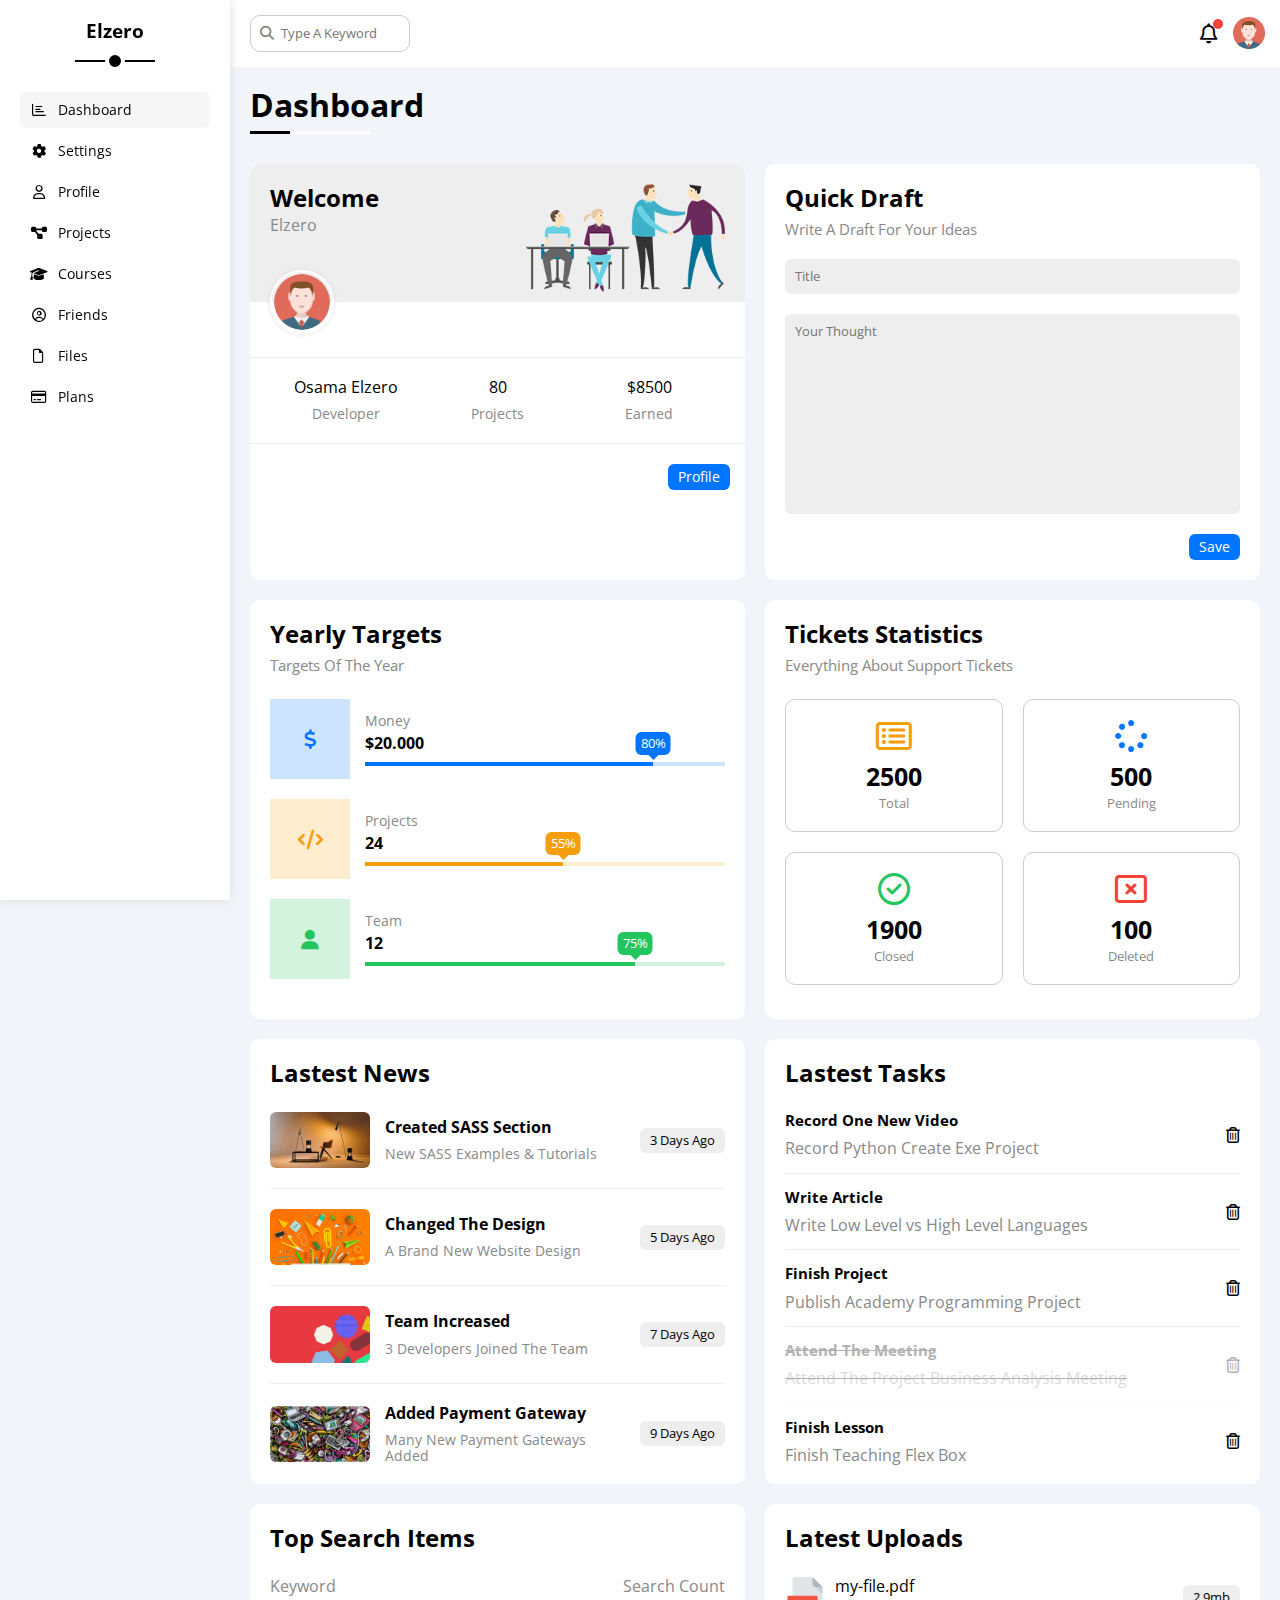
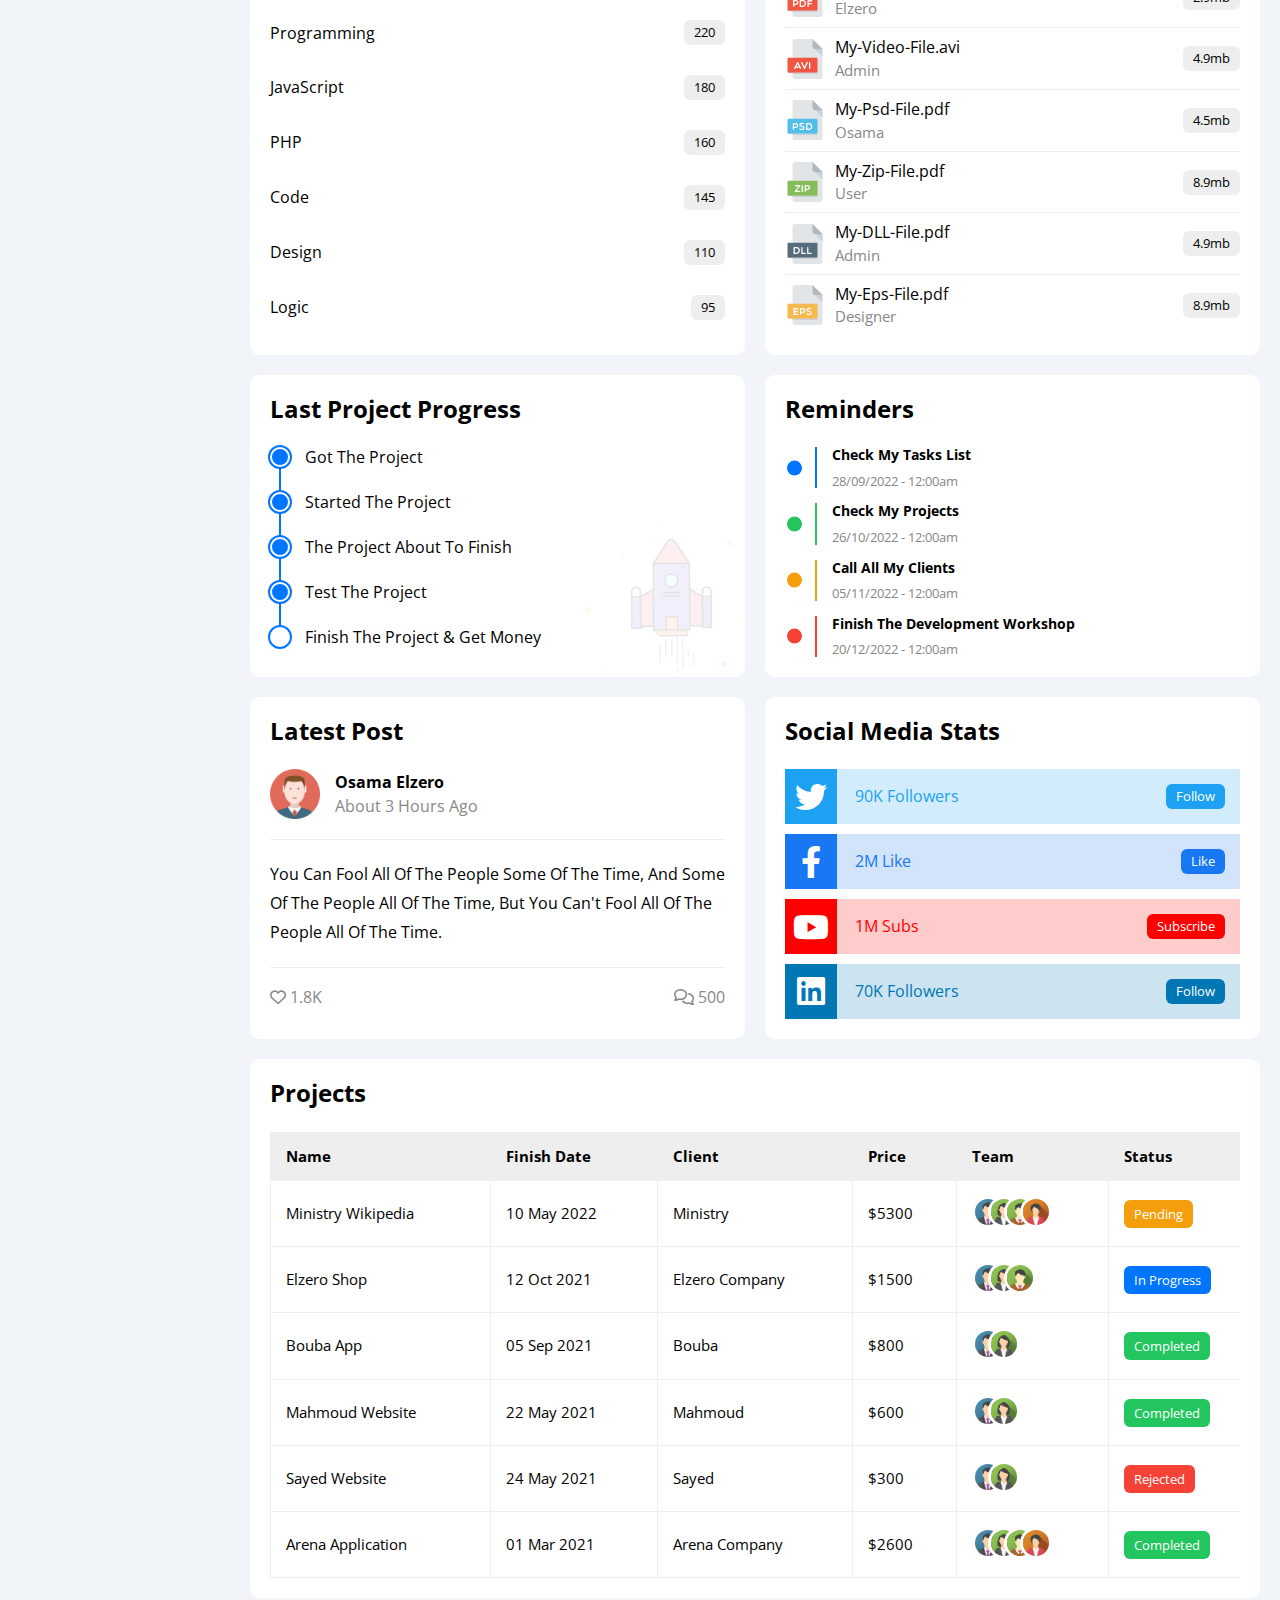
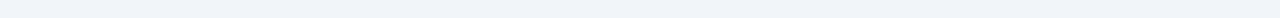
<file: index.html>
<!DOCTYPE html>
<html lang="en">
<head>
  <meta charset="UTF-8">
  <meta http-equiv="X-UA-Compatible" content="ie=edge">
  <meta name="viewport" content="width=device-width, initial-scale=1.0">
  <title>Dashboard</title>

  <!-- Font Awesome Library -->
  <link rel="stylesheet" href="css/all.min.css">

  <!-- Render all elements normally  -->
  <link rel="stylesheet" href="css/normalize.css">

  <!-- Framework CSS Files -->
  <link rel="stylesheet" href="css/framework.css">

  <!-- Main Templete CSS Files -->
  <link rel="stylesheet" href="css/temp_four.css">

  <!-- Google Fonts -->
  <link rel="preconnect" href="https://fonts.googleapis.com">
  <link rel="preconnect" href="https://fonts.gstatic.com" crossorigin>
  <link href="https://fonts.googleapis.com/css2?family=Open+Sans:wght@300;500&display=swap" rel="stylesheet">

</head>
<body>
  <div class="page d-flex">
    <div class="sidebar p-20 bg-white">
      <h3 class="p-relative mt-0 txt-c">Elzero</h3>
      <ul>
        <li>
          <a href="index.html" class="active d-flex align-center p-10 c-black rad-6 fs-14">
            <i class="fa-regular fa-chart-bar fa-fw"></i>
            <span>Dashboard</span>
          </a>
        </li>
        <li>
          <a href="settings.html" class="d-flex p-10 c-black rad-6 fs-14 align-center">
            <i class="fa-solid fa-gear fa-fw"></i>
            <span>Settings</span>
          </a>
        </li>
        <li>
          <a href="profile.html" class="d-flex p-10 c-black rad-6 fs-14 align-center">
            <i class="fa-regular fa-user fa-fw"></i>
            <span>Profile</span>
          </a>
          </li>
        <li>
          <a href="projects.html" class="d-flex p-10 c-black rad-6 fs-14 align-center">
            <i class="fa-solid fa-diagram-project fa-fw"></i>
            <span>Projects</span>
          </a>
        </li>
        <li>
          <a href="courses.html" class="d-flex p-10 c-black rad-6 fs-14 align-center">
            <i class="fa-solid fa-graduation-cap fa-fw"></i>
            <span>Courses</span>
          </a>
        </li>
        <li>
          <a href="friends.html" class="d-flex p-10 c-black rad-6 fs-14 align-center">
            <i class="fa-regular fa-circle-user fa-fw"></i>
            <span>Friends</span>
          </a>
        </li>
        <li>
          <a href="files.html" class="d-flex p-10 c-black rad-6 fs-14 align-center">
            <i class="fa-regular fa-file fa-fw"></i>
            <span>Files</span>
          </a>
        </li>
        <li>
          <a href="plans.html" class="d-flex p-10 c-black rad-6 fs-14 align-center">
            <i class="fa-regular fa-credit-card fa-fw"></i>
            <span>Plans</span>
          </a>
        </li>
      </ul>
    </div>
    <div class="content w-full">
      <!-- Start Head -->
      <div class="head bg-white p-15 between-flex">
        <div class="search p-relative">
          <input class="p-10" type="search" placeholder="Type A Keyword">
        </div>
        <div class="icons d-flex align-center">
          <span class="notification p-relative">
            <i class="fa-regular fa-bell fa-lg"></i>
          </span>
          <img src="images/avatar.png" alt="avatar">
        </div>
      </div>
      <!-- End Head -->
      <h1 class="p-relative">Dashboard</h1>
      <div class="wrapper d-grid gap-20 p-relative">
        <!-- Start Welcome -->
        <div class="welcome bg-white rad-10 txt-c-mobile block-mobile">
          <div class="intro p-20 d-flex space-between bg-eee">
            <div>
              <h2 class="m-0">Welcome</h2>
              <p class="c-grey mt-5">Elzero</p>
            </div>
            <img class="hide-mobile" src="images/welcome.png" alt="welcome">
          </div>
          <img src="images/avatar.png" alt="avatar" class="avatar">
          <div class="body d-flex p-20 block-mobile mt-20 mb-20 txt-c">
            <div>
              Osama Elzero 
              <span class="d-block c-grey mt-10 fs-14">Developer</span>
            </div>
            <div>
              80
              <span class="d-block c-grey mt-10 fs-14">Projects</span>
            </div>
            <div>
              $8500
              <span class="d-block c-grey mt-10 fs-14">Earned</span>
            </div>
          </div>
          <a href="profile.html" class="visit bg-blue d-block c-white fs-14 w-fit btn-shape">Profile</a>
        </div>
        <!-- End Welcome -->
        <!-- Start Quick Draft -->
        <div class="quick-draft bg-white p-20 rad-10">
          <h2 class="mb-10">Quick Draft</h2>
          <p class="c-grey mb-20 fs-15">Write A Draft For Your Ideas</p>
          <form action="">
            <input type="text" class="d-block b-none w-full rad-6 bg-eee p-10 mb-20" placeholder="Title">
            <textarea class="d-block b-none w-full rad-6 bg-eee p-10 mb-20" placeholder="Your Thought"></textarea>
            <input type="submit" value="Save" class="save b-none d-block bg-blue c-white fs-14 w-fit btn-shape">
          </form>
        </div>
        <!-- End Quick Draft -->
        <!-- Start Yearly Targets -->
        <div class="targets bg-white rad-10 p-20">
          <h2 class="mb-10">Yearly Targets</h2>
          <p class="c-grey fs-14 mb-25 fs-15">Targets Of The Year</p>
          <div class="target-row blue mb-20 d-flex align-center">
            <div class="icon center-flex">
              <i class="fa-solid fa-dollar-sign fa-lg c-blue"></i>
            </div>
            <div class="details">
              <p class="c-grey fs-14">Money</p>
              <span class="d-block mt-5 mb-10 fw-bold">$20.000</span>
              <div class="progress p-relative">
                <span style="width: 80%;" class="bg-blue d-block">
                  <span class="bg-blue c-white rad-6 d-block w-fit">80%</span>
                </span>
              </div>
            </div>
          </div>
          <div class="target-row orange mb-20 d-flex align-center">
            <div class="icon orange center-flex">
              <i class="fa-solid fa-code fa-lg c-orange"></i>
            </div>
            <div class="details">
              <p class="c-grey fs-14">Projects</p>
              <span class="d-block mt-5 mb-10 fw-bold">24</span>
              <div class="progress p-relative">
                <span style="width: 55%;" class="bg-orange d-block">
                  <span class="bg-orange c-white rad-6 d-block w-fit">55%</span>
                </span>
              </div>
            </div>
          </div>
          <div class="target-row green mb-20 d-flex align-center">
            <div class="icon green center-flex">
              <i class="fa-solid fa-user fa-lg c-green"></i>
            </div>
            <div class="details">
              <p class="c-grey fs-14">Team</p>
              <span class="d-block mt-5 mb-10 fw-bold">12</span>
              <div class="progress p-relative">
                <span style="width: 75%;" class="bg-green d-block">
                  <span class="bg-green c-white rad-6 d-block w-fit">75%</span>
                </span>
              </div>
            </div>
          </div>
        </div>
        <!-- End Yearly Targets -->
        <!-- Start Tickets Statistics -->
        <div class="tickets bg-white p-20 rad-10">
          <h2 class="mb-10">Tickets Statistics</h2>
          <p class="c-grey fs-15 mb-25">Everything About Support Tickets</p>
          <div class="d-flex gap-20 f-wrap">
            <div class="box rad-10 p-20 txt-c">
              <i class="fa-regular fa-rectangle-list fa-2x mb-10 c-orange"></i>
              <span class="d-block fs-25 mb-5 fw-bold">2500</span>
              <span class="d-block c-grey fs-13">Total</span>
            </div>
            <div class="box rad-10 p-20 txt-c">
              <i class="fa-solid fa-spinner fa-2x mb-10 c-blue"></i>
              <span class="d-block fs-25 mb-5 fw-bold">500</span>
              <span class="d-block c-grey fs-13">Pending</span>
            </div>
            <div class="box rad-10 p-20 txt-c">
              <i class="fa-regular fa-circle-check fa-2x mb-10 c-green"></i>
              <span class="d-block fs-25 mb-5 fw-bold">1900</span>
              <span class="d-block c-grey fs-13">Closed</span>
            </div>
            <div class="box rad-10 p-20 txt-c">
              <i class="fa-regular fa-rectangle-xmark fa-2x mb-10 c-red"></i>
              <span class="d-block fs-25 mb-5 fw-bold">100</span>
              <span class="d-block c-grey fs-13">Deleted</span>
            </div>
          </div>
        </div>
        <!-- End Tickets Statistics -->
        <!-- Start Lastest News -->
        <div class="news bg-white p-20 rad-10">
          <h2 class="mb-25">Lastest News</h2>
          <div class="box mb-20 d-flex align-center gap-15">
            <img src="images/news-01.png" alt="news">
            <div class="info">
              <h3 class="mb-10 fs-16">Created SASS Section</h3>
              <p class="c-grey fs-14">New SASS Examples &amp; Tutorials</p>
            </div>
            <div class="fs-13 btn-shape bg-eee">3 Days Ago</div>
          </div>
          <div class="box mb-20 d-flex align-center gap-15">
            <img src="images/news-02.png" alt="news">
            <div class="info">
              <h3 class="mb-10 fs-16">Changed The Design</h3>
              <p class="c-grey fs-14">A Brand New Website Design</p>
            </div>
            <div class="fs-13 btn-shape bg-eee">5 Days Ago</div>
          </div>
          <div class="box mb-20 d-flex align-center gap-15">
            <img src="images/news-03.png" alt="news">
            <div class="info">
              <h3 class="mb-10 fs-16">Team Increased</h3>
              <p class="c-grey fs-14">3 Developers Joined The Team</p>
            </div>
            <div class="fs-13 btn-shape bg-eee">7 Days Ago</div>
          </div>
          <div class="box d-flex align-center gap-15">
            <img src="images/news-04.png" alt="news">
            <div class="info">
              <h3 class="mb-10 fs-16">Added Payment Gateway</h3>
              <p class="c-grey fs-14">Many New Payment Gateways Added</p>
            </div>
            <div class="fs-13 btn-shape bg-eee">9 Days Ago</div>
          </div>
        </div>
        <!-- End Lastest News -->
        <!-- Start Lastest Tasks -->
        <div class="latest-tasks bg-white p-20 rad-10">
          <h2 class="mb-25">Lastest Tasks</h2>
          <div class="task-row between-flex mb-15">
            <div class="info">
              <h3 class="fs-15 mb-10">Record One New Video</h3>
              <p class="c-grey">Record Python Create Exe Project</p>
            </div>
            <i class="fa-regular fa-trash-can delete"></i>
          </div>
          <div class="task-row between-flex mb-15">
            <div class="info">
              <h3 class="fs-15 mb-10">Write Article</h3>
              <p class="c-grey">Write Low Level vs High Level Languages</p>
            </div>
            <i class="fa-regular fa-trash-can delete"></i>
          </div>
          <div class="task-row between-flex mb-15">
            <div class="info">
              <h3 class="fs-15 mb-10">Finish Project</h3>
              <p class="c-grey">Publish Academy Programming Project</p>
            </div>
            <i class="fa-regular fa-trash-can delete"></i>
          </div>
          <div class="task-row between-flex mb-15">
            <div class="info">
              <h3 class="fs-15 mb-10">Attend The Meeting</h3>
              <p class="c-grey">Attend The Project Business Analysis Meeting</p>
            </div>
            <i class="fa-regular fa-trash-can delete"></i>
          </div>
          <div class="task-row between-flex">
            <div class="info">
              <h3 class="fs-15 mb-10">Finish Lesson
              </h3>
              <p class="c-grey">Finish Teaching Flex Box</p>
            </div>
            <i class="fa-regular fa-trash-can delete"></i>
          </div>
        </div>
        <!-- End Lastest Tasks -->
        <!-- Start Top Search -->
        <div class="top-search bg-white p-20 rad-10">
          <h2 class="mb-25">Top Search Items</h2>
          <div class="items-head c-grey between-flex mb-10">
            <p>Keyword</p>
            <p>Search Count</p>
          </div>
          <div class="item between-flex pt-15 pb-15">
            <p>Programming</p>
            <span class="btn-shape bg-eee fs-13">220</span>
          </div>
          <div class="item between-flex pt-15 pb-15">
            <p>JavaScript</p>
            <span class="btn-shape bg-eee fs-13">180</span>
          </div>
          <div class="item between-flex pt-15 pb-15">
            <p>PHP</p>
            <span class="btn-shape bg-eee fs-13">160</span>
          </div>
          <div class="item between-flex pt-15 pb-15">
            <p>Code</p>
            <span class="btn-shape bg-eee fs-13">145</span>
          </div>
          <div class="item between-flex pt-15 pb-15">
            <p>Design</p>
            <span class="btn-shape bg-eee fs-13">110</span>
          </div>
          <div class="item between-flex pt-15 pb-15">
            <p>Logic</p>
            <span class="btn-shape bg-eee fs-13">95</span>
          </div>
        </div>
        <!-- End Top Search -->
        <!-- Start Latest Upload -->
        <div class="latest-upload bg-white rad-10 p-20">
          <h2 class="mb-25">Latest Uploads</h2>
          <div class="upload-row d-flex align-center">
            <img src="images/pdf.svg" alt="upload">
            <div class="info">
              <p class="mb-5">my-file.pdf</p>
              <p class="c-grey fs-15">Elzero</p>
            </div>
            <div class="btn-shape fs-13 bg-eee">2.9mb</div>
          </div>
          <div class="upload-row d-flex align-center">
            <img src="images/avi.svg" alt="upload">
            <div class="info">
              <p class="mb-5">My-Video-File.avi</p>
              <p class="c-grey fs-15">Admin</p>
            </div>
            <div class="btn-shape fs-13 bg-eee">4.9mb</div>
          </div>
          <div class="upload-row d-flex align-center">
            <img src="images/psd.svg" alt="upload">
            <div class="info">
              <p class="mb-5">My-Psd-File.pdf</p>
              <p class="c-grey fs-15">Osama</p>
            </div>
            <div class="btn-shape fs-13 bg-eee">4.5mb</div>
          </div>
          <div class="upload-row d-flex align-center">
            <img src="images/zip.svg" alt="upload">
            <div class="info">
              <p class="mb-5">My-Zip-File.pdf</p>
              <p class="c-grey fs-15">User</p>
            </div>
            <div class="btn-shape fs-13 bg-eee">8.9mb</div>
          </div>
          <div class="upload-row d-flex align-center">
            <img src="images/dll.svg" alt="upload">
            <div class="info">
              <p class="mb-5">My-DLL-File.pdf</p>
              <p class="c-grey fs-15">Admin</p>
            </div>
            <div class="btn-shape fs-13 bg-eee">4.9mb</div>
          </div>
          <div class="upload-row d-flex align-center">
            <img src="images/eps.svg" alt="upload">
            <div class="info">
              <p class="mb-5">My-Eps-File.pdf</p>
              <p class="c-grey fs-15">Designer</p>
            </div>
            <div class="btn-shape fs-13 bg-eee">8.9mb</div>
          </div>
        </div>
        <!-- End Latest Upload -->
        <!-- Start Last Project -->
        <div class="last-project rad-10 bg-white p-20 p-relative">
          <h2 class="mb-25">Last Project Progress</h2>
          <div class="box p-relative">
            <div class="d-flex align-center gap-15 mt-25">
              <span class="circle"></span>
              <p>Got The Project</p>
            </div>
            <div class="d-flex align-center gap-15 mt-25">
              <span class="circle"></span>
              <p>Started The Project</p>
            </div>
            <div class="d-flex align-center gap-15 mt-25">
              <span class="circle"></span>
              <p>The Project About To Finish</p>
            </div>
            <div class="d-flex align-center gap-15 mt-25">
              <span class="circle"></span>
              <p>Test The Project</p>
            </div>
            <div class="d-flex align-center gap-15 mt-25">
              <span class="circle"></span>
              <p>Finish The Project &amp; Get Money</p>
            </div>
          </div>
          <img class="hide-mobile launch-icon" src="images/project.png" alt="project">
        </div>
        <!-- End Last Project -->
        <!-- Start Reminders -->
        <div class="reminders bg-white p-20 rad-10">
          <h2 class="mb-25">Reminders</h2>
          <div class="box blue p-relative mb-15">
            <h3 class="mb-10 fs-14">Check My Tasks List</h3>
            <p class="fs-13 c-grey">28/09/2022 - 12:00am</p>
          </div>
          <div class="box green p-relative mb-15">
            <h3 class="mb-10 fs-14">Check My Projects</h3>
            <p class="fs-13 c-grey">26/10/2022 - 12:00am</p>
          </div>
          <div class="box orange p-relative mb-15">
            <h3 class="mb-10 fs-14">Call All My Clients</h3>
            <p class="fs-13 c-grey">05/11/2022 - 12:00am</p>
          </div>
          <div class="box red p-relative">
            <h3 class="mb-10 fs-14">Finish The Development Workshop</h3>
            <p class="fs-13 c-grey">20/12/2022 - 12:00am</p>
          </div>
        </div>
        <!-- End Reminders -->
        <!-- Start Latest Post -->
        <div class="latest-post p-20 rad-10 bg-white">
          <h2 class="mb-25">Latest Post</h2>
          <div class="d-flex align-center gap-15 pb-20 mb-20">
            <img src="images/avatar.png" alt="avatar">
            <div class="text">
              <h3 class="fs-16 mb-5">Osama Elzero</h3>
              <p class="c-grey">About 3 Hours Ago</p>
            </div>
          </div>
          <div class="txt-c-mobile pb-20 mb-20 line-H-1-8">
            You Can Fool All Of The People Some Of The Time, And Some Of The People All Of The Time, But You Can't Fool All Of The People All Of The Time.
          </div>
          <div class="between-flex c-grey">
            <div>
              <i class="fa-regular fa-heart"></i>
              <span>1.8K</span>
            </div>
            <div>
              <i class="fa-regular fa-comments"></i>
              <span>500</span>
            </div>
          </div>
        </div>
        <!-- End Latest Post -->
        <!-- Start Social Media -->
        <div class="social-media rad-10 p-20 bg-white">
          <h2 class="mb-25">Social Media Stats</h2>
          <div class="box between-flex p-15 p-relative mb-10 twitter">
            <i class="fa-brands fa-twitter fa-2x c-white h-full center-flex"></i>
            <span>90K Followers</span>
            <a href="#" class="btn-shape c-white fs-13">Follow</a>
          </div>
          <div class="box between-flex p-15 p-relative mb-10 facebook">
            <i class="fa-brands fa-facebook-f fa-2x c-white h-full center-flex"></i>
            <span>2M Like</span>
            <a href="#" class="btn-shape c-white fs-13">Like</a>
          </div>
          <div class="box between-flex p-15 p-relative mb-10 youtube">
            <i class="fa-brands fa-youtube fa-2x c-white h-full center-flex"></i>
            <span>1M Subs</span>
            <a href="#" class="btn-shape c-white fs-13">Subscribe</a>
          </div>
          <div class="box between-flex p-15 p-relative linkedin">
            <i class="fa-brands fa-linkedin fa-2x c-white h-full center-flex"></i>
            <span>70K Followers</span>
            <a href="#" class="btn-shape c-white fs-13">Follow</a>
          </div>
        </div>
        <!-- End Social Media -->
      </div>
      <!-- Start Projects -->
      <div class="projects rad-10 p-20 m-20 bg-white">
        <h2 class="mb-25">Projects</h2>
        <div class="project-responsive-table">
          <table class="w-full fs-15">
            <thead>
              <tr>
                <th>Name</th>
                <th>Finish Date</th>
                <th>Client</th>
                <th>Price</th>
                <th>Team</th>
                <th>Status</th>
              </tr>
            </thead>
            <tbody>
              <tr>
                <td>Ministry Wikipedia</td>
                <td>10 May 2022</td>
                <td>Ministry</td>
                <td>$5300</td>
                <td class="p-relative">
                  <img src="images/team-01.png" alt="team">
                  <img src="images/team-02.png" alt="team">
                  <img src="images/team-03.png" alt="team">
                  <img src="images/team-04.png" alt="team">
                </td>
                <td><span class="btn-shape c-white bg-orange fs-13">Pending</span></td>
              </tr>
              <tr>
                <td>Elzero Shop</td>
                <td>12 Oct 2021</td>
                <td>Elzero Company</td>
                <td>$1500</td>
                <td class="p-relative">
                  <img src="images/team-01.png" alt="team">
                  <img src="images/team-02.png" alt="team">
                  <img src="images/team-03.png" alt="team">
                </td>
                <td><span class="btn-shape c-white bg-blue fs-13">In Progress</span></td>
              </tr>
              <tr>
                <td>Bouba App</td>
                <td>05 Sep 2021</td>
                <td>Bouba</td>
                <td>$800</td>
                <td class="p-relative">
                  <img src="images/team-01.png" alt="team">
                  <img src="images/team-02.png" alt="team">
                </td>
                <td><span class="btn-shape c-white bg-green fs-13">Completed</span></td>
              </tr>
              <tr>
                <td>Mahmoud Website</td>
                <td>22 May 2021</td>
                <td>Mahmoud</td>
                <td>$600</td>
                <td class="p-relative">
                  <img src="images/team-01.png" alt="team">
                  <img src="images/team-02.png" alt="team">
                </td>
                <td><span class="btn-shape c-white bg-green fs-13">Completed</span></td>
              </tr>
              <tr>
                <td>Sayed Website</td>
                <td>24 May 2021</td>
                <td>Sayed</td>
                <td>$300</td>
                <td class="p-relative">
                  <img src="images/team-01.png" alt="team">
                  <img src="images/team-02.png" alt="team">
                </td>
                <td><span class="btn-shape c-white bg-red fs-13">Rejected</span></td>
              </tr>
              <tr>
                <td>Arena Application</td>
                <td>01 Mar 2021</td>
                <td>Arena Company</td>
                <td>$2600</td>
                <td class="p-relative">
                  <img src="images/team-01.png" alt="team">
                  <img src="images/team-02.png" alt="team">
                  <img src="images/team-03.png" alt="team">
                  <img src="images/team-04.png" alt="team">
                </td>
                <td><span class="btn-shape c-white bg-green fs-13">Completed</span></td>
              </tr>
            </tbody>
          </table>
        </div>
      </div>
      <!-- End Projects -->
    </div>
  </div>
</body>
</html>
</file>
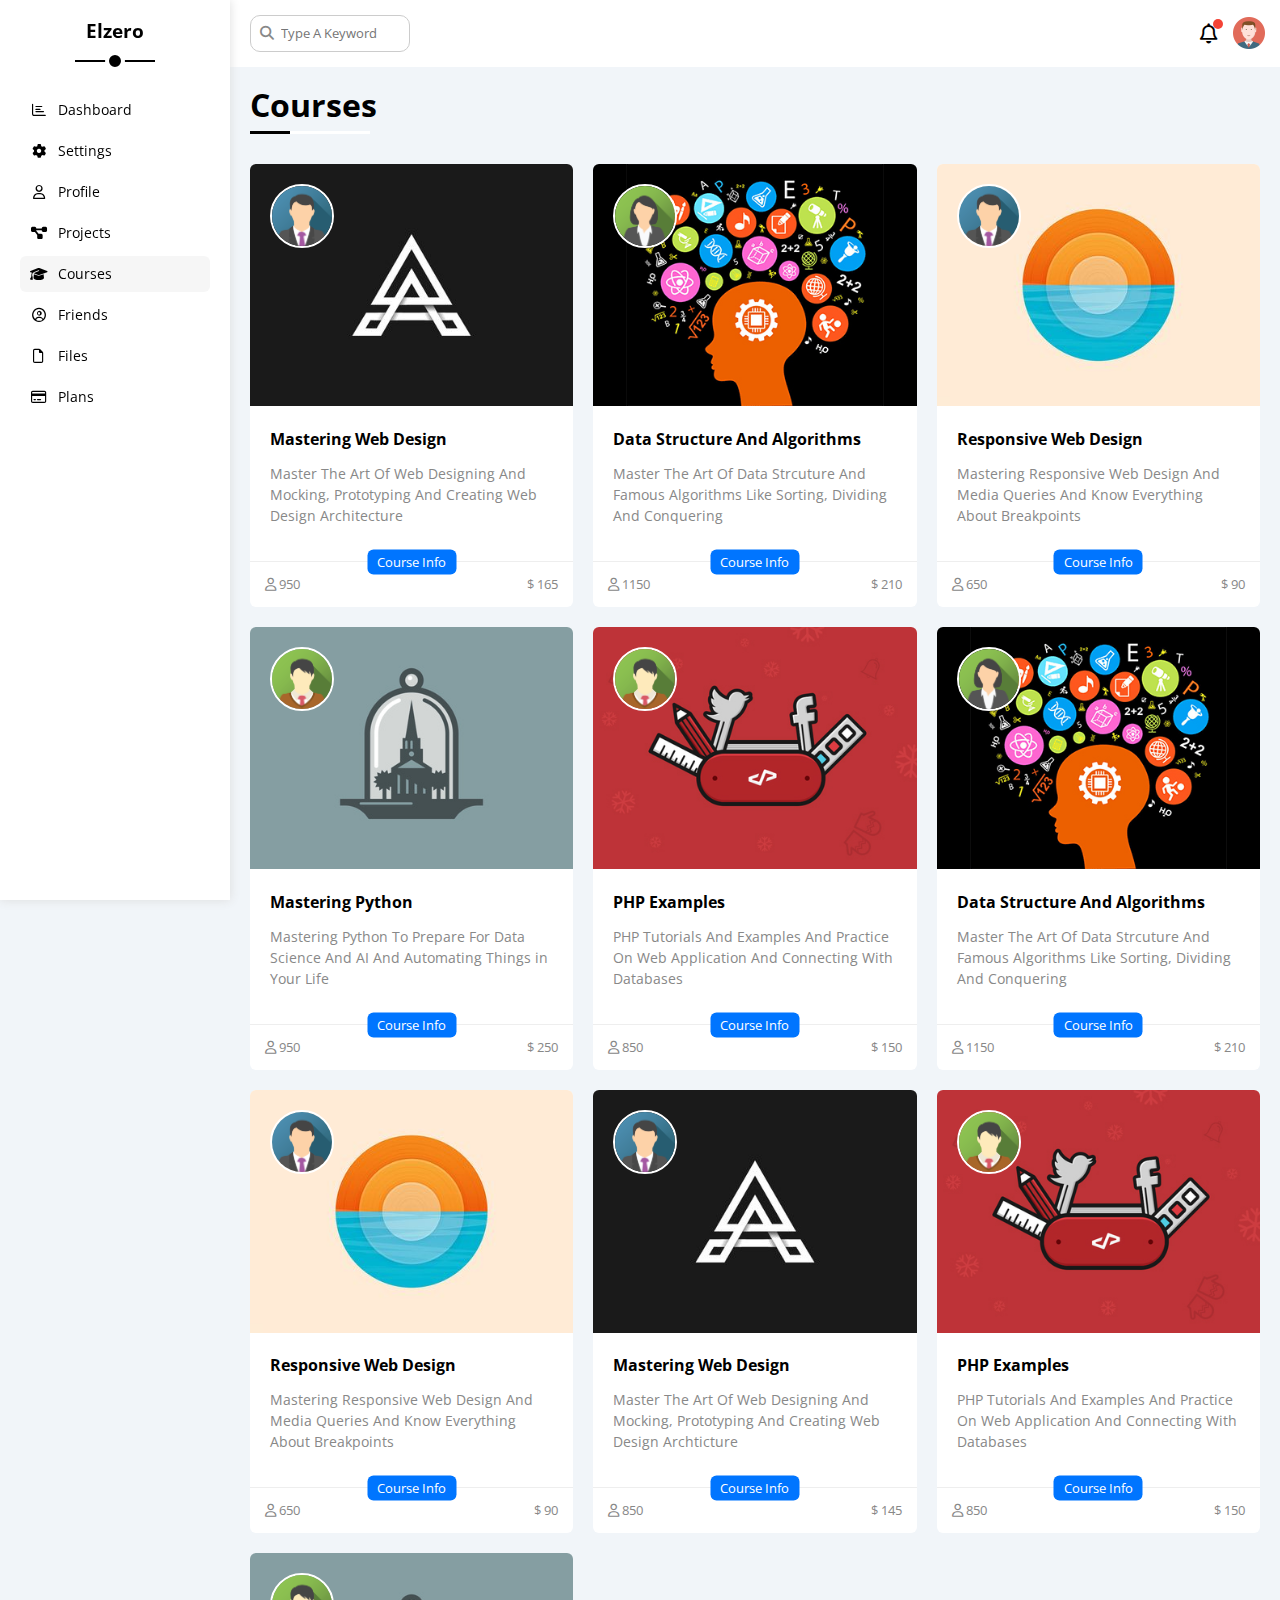
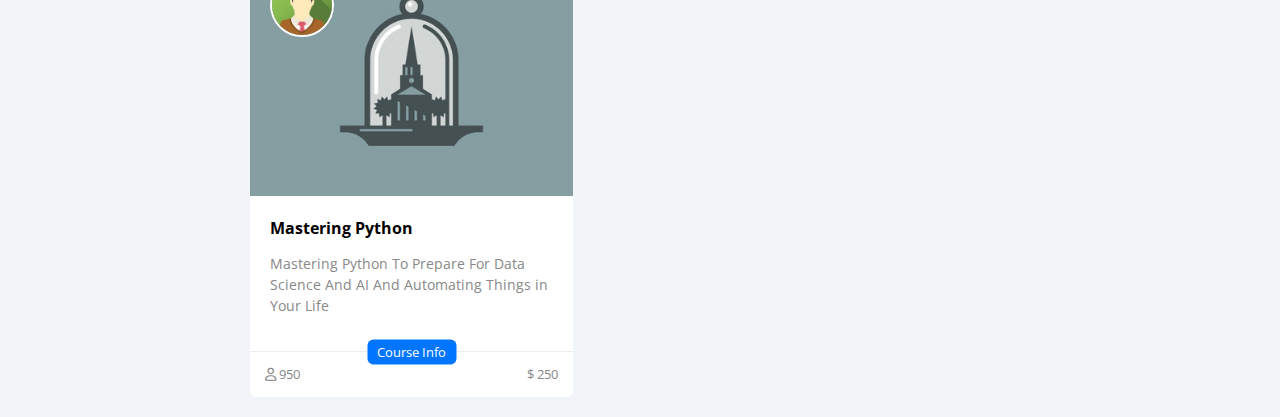
<file: courses.html>
<!DOCTYPE html>
<html lang="en">
<head>
  <meta charset="UTF-8">
  <meta http-equiv="X-UA-Compatible" content="ie=edge">
  <meta name="viewport" content="width=device-width, initial-scale=1.0">
  <title>Settings</title>

  <!-- Font Awesome Library -->
  <link rel="stylesheet" href="css/all.min.css">

  <!-- Render all elements normally  -->
  <link rel="stylesheet" href="css/normalize.css">

  <!-- Framework CSS Files -->
  <link rel="stylesheet" href="css/framework.css">

  <!-- Main Templete CSS Files -->
  <link rel="stylesheet" href="css/temp_four.css">

  <!-- Google Fonts -->
  <link rel="preconnect" href="https://fonts.googleapis.com">
  <link rel="preconnect" href="https://fonts.gstatic.com" crossorigin>
  <link href="https://fonts.googleapis.com/css2?family=Open+Sans:wght@300;500&display=swap" rel="stylesheet">

</head>
<body>
  <div class="page d-flex">
    <div class="sidebar p-20 bg-white">
      <h3 class="p-relative mt-0 txt-c">Elzero</h3>
      <ul>
        <li>
          <a href="index.html" class="d-flex align-center p-10 c-black rad-6 fs-14">
            <i class="fa-regular fa-chart-bar fa-fw"></i>
            <span>Dashboard</span>
          </a>
        </li>
        <li>
          <a href="settings.html" class="d-flex p-10 c-black rad-6 fs-14 align-center">
            <i class="fa-solid fa-gear fa-fw"></i>
            <span>Settings</span>
          </a>
        </li>
        <li>
          <a href="profile.html" class="d-flex p-10 c-black rad-6 fs-14 align-center">
            <i class="fa-regular fa-user fa-fw"></i>
            <span>Profile</span>
          </a>
          </li>
        <li>
          <a href="projects.html" class="d-flex p-10 c-black rad-6 fs-14 align-center">
            <i class="fa-solid fa-diagram-project fa-fw"></i>
            <span>Projects</span>
          </a>
        </li>
        <li>
          <a href="courses.html" class="active d-flex p-10 c-black rad-6 fs-14 align-center">
            <i class="fa-solid fa-graduation-cap fa-fw"></i>
            <span>Courses</span>
          </a>
        </li>
        <li>
          <a href="friends.html" class="d-flex p-10 c-black rad-6 fs-14 align-center">
            <i class="fa-regular fa-circle-user fa-fw"></i>
            <span>Friends</span>
          </a>
        </li>
        <li>
          <a href="files.html" class="d-flex p-10 c-black rad-6 fs-14 align-center">
            <i class="fa-regular fa-file fa-fw"></i>
            <span>Files</span>
          </a>
        </li>
        <li>
          <a href="plans.html" class="d-flex p-10 c-black rad-6 fs-14 align-center">
            <i class="fa-regular fa-credit-card fa-fw"></i>
            <span>Plans</span>
          </a>
        </li>
      </ul>
    </div>
    <div class="content w-full">
      <!-- Start Head -->
      <div class="head bg-white p-15 between-flex">
        <div class="search p-relative">
          <input class="p-10" type="search" placeholder="Type A Keyword">
        </div>
        <div class="icons d-flex align-center">
          <span class="notification p-relative">
            <i class="fa-regular fa-bell fa-lg"></i>
          </span>
          <img src="images/avatar.png" alt="avatar">
        </div>
      </div>
      <!-- End Head -->
      <h1 class="p-relative">Courses</h1>
      <div class="courses-page d-grid gap-20">
        <div class="box bg-white rad-6 p-relative">
          <img class="team rad-50" src="images/team-01.png" alt="team">
          <img class="w-full" src="images/course-01.jpg" alt="courses">
          <div class="info p-20">
            <h4 class="pb-15">Mastering Web Design</h4>
            <p class="c-grey pb-15 line-H-1-5 fs-14">Master The Art Of Web Designing And Mocking, Prototyping And Creating Web Design Architecture</p>
          </div>
          <div class="price between-flex c-grey fs-13 p-15 p-relative">
            <span class="btn-shape c-white bg-blue fs-13">Course Info</span>
            <span><i class="fa-regular fa-user"></i> 950</span>
            <span>$ 165</span>
          </div>
        </div>
        <div class="box bg-white rad-6 p-relative">
          <img class="team rad-50" src="images/team-02.png" alt="team">
          <img class="w-full" src="images/course-02.jpg" alt="courses">
          <div class="info p-20">
            <h4 class="pb-15">Data Structure And Algorithms</h4>
            <p class="c-grey pb-15 line-H-1-5 fs-14">Master The Art Of Data Strcuture And Famous Algorithms Like Sorting, Dividing And Conquering</p>
          </div>
          <div class="price between-flex c-grey fs-13 p-15 p-relative">
            <span class="btn-shape c-white bg-blue fs-13">Course Info</span>
            <span><i class="fa-regular fa-user"></i> 1150</span>
            <span>$ 210</span>
          </div>
        </div>
        <div class="box bg-white rad-6 p-relative">
          <img class="team rad-50" src="images/team-01.png" alt="team">
          <img class="w-full" src="images/course-03.jpg" alt="courses">
          <div class="info p-20">
            <h4 class="pb-15">Responsive Web Design</h4>
            <p class="c-grey pb-15 line-H-1-5 fs-14">Mastering Responsive Web Design And Media Queries And Know Everything About Breakpoints</p>
          </div>
          <div class="price between-flex c-grey fs-13 p-15 p-relative">
            <span class="btn-shape c-white bg-blue fs-13">Course Info</span>
            <span><i class="fa-regular fa-user"></i> 650</span>
            <span>$ 90</span>
          </div>
        </div>
        <div class="box bg-white rad-6 p-relative">
          <img class="team rad-50" src="images/team-03.png" alt="team">
          <img class="w-full" src="images/course-04.jpg" alt="courses">
          <div class="info p-20">
            <h4 class="pb-15">Mastering Python</h4>
            <p class="c-grey pb-15 line-H-1-5 fs-14">Mastering Python To Prepare For Data Science And AI And Automating Things in Your Life</p>
          </div>
          <div class="price between-flex c-grey fs-13 p-15 p-relative">
            <span class="btn-shape c-white bg-blue fs-13">Course Info</span>
            <span><i class="fa-regular fa-user"></i> 950</span>
            <span>$ 250</span>
          </div>
        </div>
        <div class="box bg-white rad-6 p-relative">
          <img class="team rad-50" src="images/team-03.png" alt="team">
          <img class="w-full" src="images/course-05.jpg" alt="courses">
          <div class="info p-20">
            <h4 class="pb-15">PHP Examples</h4>
            <p class="c-grey pb-15 line-H-1-5 fs-14">PHP Tutorials And Examples And Practice On Web Application And Connecting With Databases</p>
          </div>
          <div class="price between-flex c-grey fs-13 p-15 p-relative">
            <span class="btn-shape c-white bg-blue fs-13">Course Info</span>
            <span><i class="fa-regular fa-user"></i> 850</span>
            <span>$ 150</span>
          </div>
        </div>
        <div class="box bg-white rad-6 p-relative">
          <img class="team rad-50" src="images/team-02.png" alt="team">
          <img class="w-full" src="images/course-02.jpg" alt="courses">
          <div class="info p-20">
            <h4 class="pb-15">Data Structure And Algorithms</h4>
            <p class="c-grey pb-15 line-H-1-5 fs-14">Master The Art Of Data Strcuture And Famous Algorithms Like Sorting, Dividing And Conquering</p>
          </div>
          <div class="price between-flex c-grey fs-13 p-15 p-relative">
            <span class="btn-shape c-white bg-blue fs-13">Course Info</span>
            <span><i class="fa-regular fa-user"></i> 1150</span>
            <span>$ 210</span>
          </div>
        </div>
        <div class="box bg-white rad-6 p-relative">
          <img class="team rad-50" src="images/team-01.png" alt="team">
          <img class="w-full" src="images/course-03.jpg" alt="courses">
          <div class="info p-20">
            <h4 class="pb-15">Responsive Web Design</h4>
            <p class="c-grey pb-15 line-H-1-5 fs-14">Mastering Responsive Web Design And Media Queries And Know Everything About Breakpoints</p>
          </div>
          <div class="price between-flex c-grey fs-13 p-15 p-relative">
            <span class="btn-shape c-white bg-blue fs-13">Course Info</span>
            <span><i class="fa-regular fa-user"></i> 650</span>
            <span>$ 90</span>
          </div>
        </div>
        <div class="box bg-white rad-6 p-relative">
          <img class="team rad-50" src="images/team-01.png" alt="team">
          <img class="w-full" src="images/course-01.jpg" alt="courses">
          <div class="info p-20">
            <h4 class="pb-15">Mastering Web Design</h4>
            <p class="c-grey pb-15 line-H-1-5 fs-14">Master The Art Of Web Designing And Mocking, Prototyping And Creating Web Design Archticture</p>
          </div>
          <div class="price between-flex c-grey fs-13 p-15 p-relative">
            <span class="btn-shape c-white bg-blue fs-13">Course Info</span>
            <span><i class="fa-regular fa-user"></i> 850</span>
            <span>$ 145</span>
          </div>
        </div>
        <div class="box bg-white rad-6 p-relative">
          <img class="team rad-50" src="images/team-03.png" alt="team">
          <img class="w-full" src="images/course-05.jpg" alt="courses">
          <div class="info p-20">
            <h4 class="pb-15">PHP Examples</h4>
            <p class="c-grey pb-15 line-H-1-5 fs-14">PHP Tutorials And Examples And Practice On Web Application And Connecting With Databases</p>
          </div>
          <div class="price between-flex c-grey fs-13 p-15 p-relative">
            <span class="btn-shape c-white bg-blue fs-13">Course Info</span>
            <span><i class="fa-regular fa-user"></i> 850</span>
            <span>$ 150</span>
          </div>
        </div>
        <div class="box bg-white rad-6 p-relative">
          <img class="team rad-50" src="images/team-03.png" alt="team">
          <img class="w-full" src="images/course-04.jpg" alt="courses">
          <div class="info p-20">
            <h4 class="pb-15">Mastering Python</h4>
            <p class="c-grey pb-15 line-H-1-5 fs-14">Mastering Python To Prepare For Data Science And AI And Automating Things in Your Life</p>
          </div>
          <div class="price between-flex c-grey fs-13 p-15 p-relative">
            <span class="btn-shape c-white bg-blue fs-13">Course Info</span>
            <span><i class="fa-regular fa-user"></i> 950</span>
            <span>$ 250</span>
          </div>
        </div>
      </div>
    </div>
  </div>
</body>
</html>
</file>
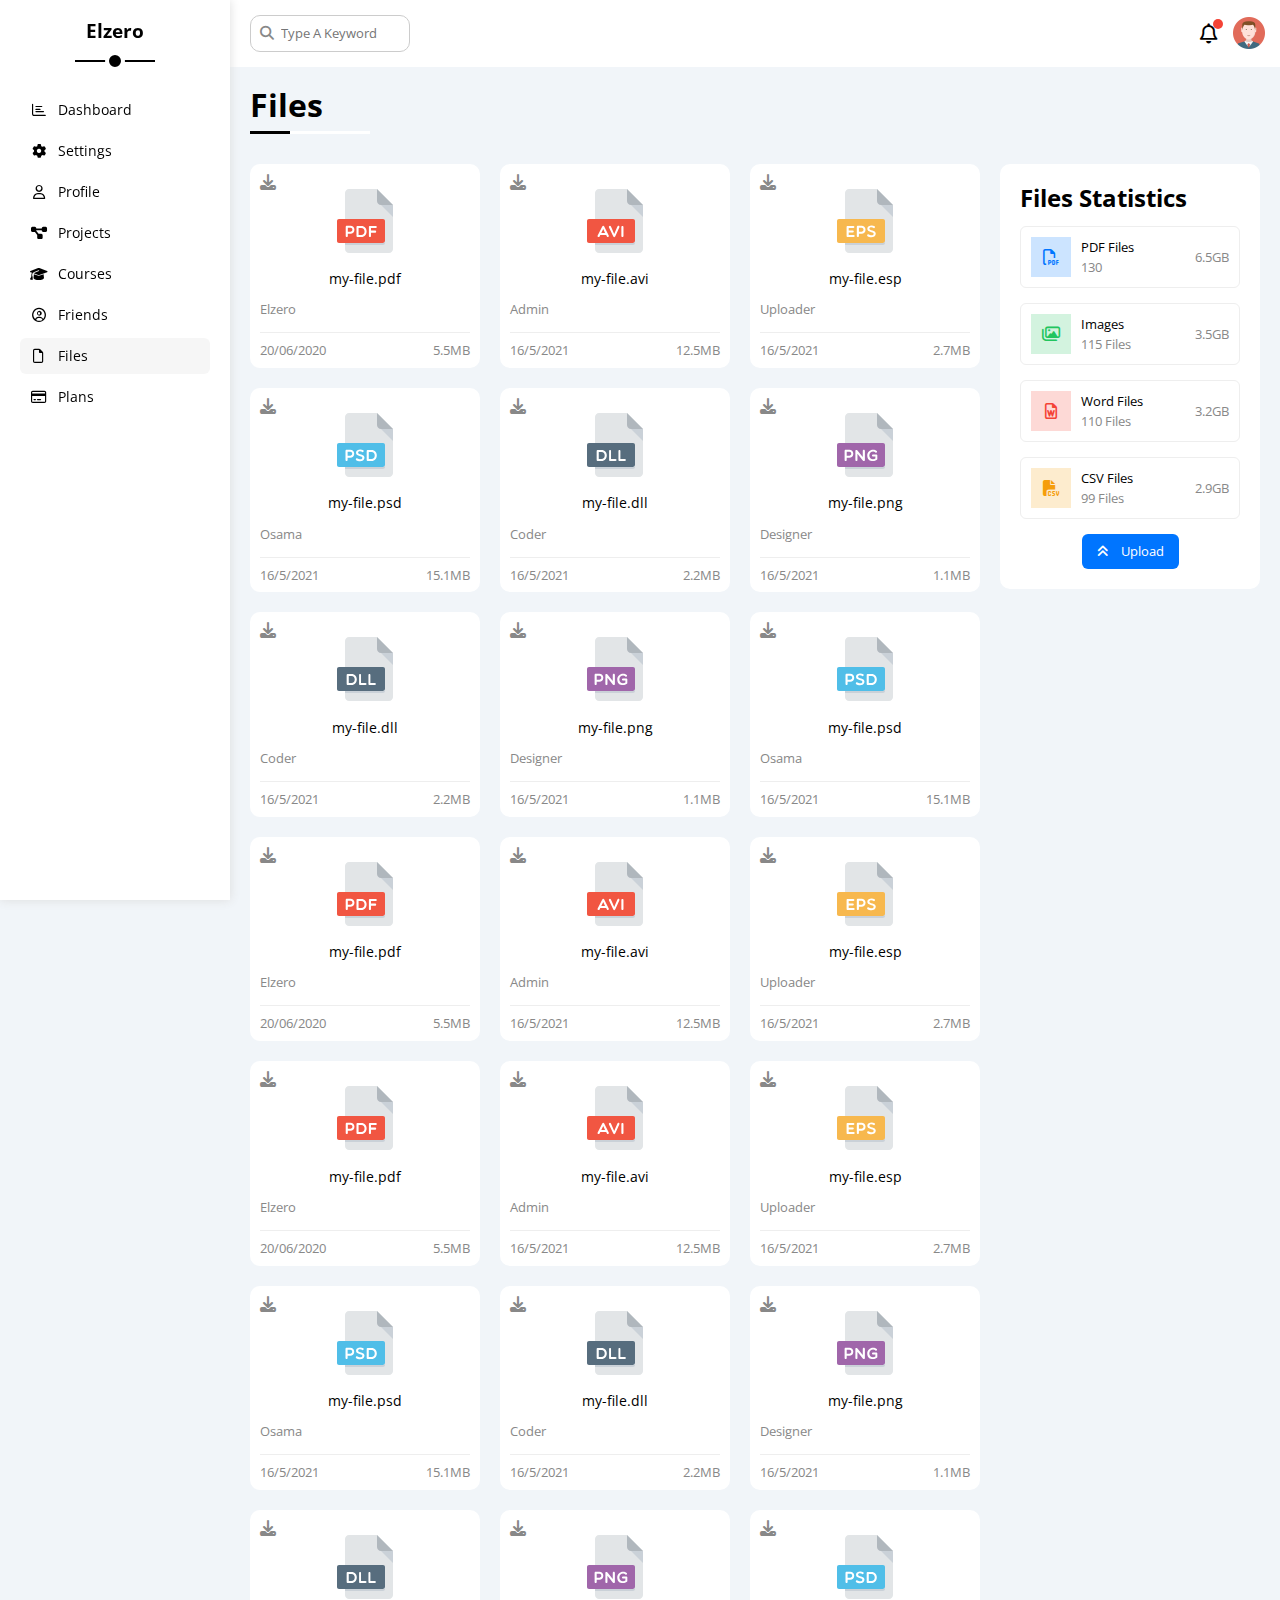
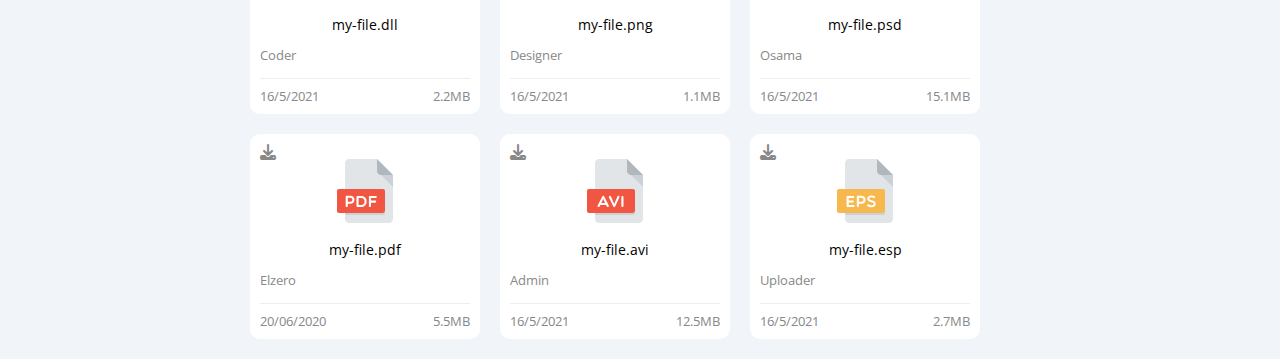
<file: files.html>
<!DOCTYPE html>
<html lang="en">
<head>
  <meta charset="UTF-8">
  <meta http-equiv="X-UA-Compatible" content="ie=edge">
  <meta name="viewport" content="width=device-width, initial-scale=1.0">
  <title>Settings</title>

  <!-- Font Awesome Library -->
  <link rel="stylesheet" href="css/all.min.css">

  <!-- Render all elements normally  -->
  <link rel="stylesheet" href="css/normalize.css">

  <!-- Framework CSS Files -->
  <link rel="stylesheet" href="css/framework.css">

  <!-- Main Templete CSS Files -->
  <link rel="stylesheet" href="css/temp_four.css">

  <!-- Google Fonts -->
  <link rel="preconnect" href="https://fonts.googleapis.com">
  <link rel="preconnect" href="https://fonts.gstatic.com" crossorigin>
  <link href="https://fonts.googleapis.com/css2?family=Open+Sans:wght@300;500&display=swap" rel="stylesheet">

</head>
<body>
  <div class="page d-flex">
    <div class="sidebar p-20 bg-white">
      <h3 class="p-relative mt-0 txt-c">Elzero</h3>
      <ul>
        <li>
          <a href="index.html" class="d-flex align-center p-10 c-black rad-6 fs-14">
            <i class="fa-regular fa-chart-bar fa-fw"></i>
            <span>Dashboard</span>
          </a>
        </li>
        <li>
          <a href="settings.html" class="d-flex p-10 c-black rad-6 fs-14 align-center">
            <i class="fa-solid fa-gear fa-fw"></i>
            <span>Settings</span>
          </a>
        </li>
        <li>
          <a href="profile.html" class="d-flex p-10 c-black rad-6 fs-14 align-center">
            <i class="fa-regular fa-user fa-fw"></i>
            <span>Profile</span>
          </a>
          </li>
        <li>
          <a href="projects.html" class="d-flex p-10 c-black rad-6 fs-14 align-center">
            <i class="fa-solid fa-diagram-project fa-fw"></i>
            <span>Projects</span>
          </a>
        </li>
        <li>
          <a href="courses.html" class="d-flex p-10 c-black rad-6 fs-14 align-center">
            <i class="fa-solid fa-graduation-cap fa-fw"></i>
            <span>Courses</span>
          </a>
        </li>
        <li>
          <a href="friends.html" class="d-flex p-10 c-black rad-6 fs-14 align-center">
            <i class="fa-regular fa-circle-user fa-fw"></i>
            <span>Friends</span>
          </a>
        </li>
        <li>
          <a href="files.html" class="active d-flex p-10 c-black rad-6 fs-14 align-center">
            <i class="fa-regular fa-file fa-fw"></i>
            <span>Files</span>
          </a>
        </li>
        <li>
          <a href="plans.html" class="d-flex p-10 c-black rad-6 fs-14 align-center">
            <i class="fa-regular fa-credit-card fa-fw"></i>
            <span>Plans</span>
          </a>
        </li>
      </ul>
    </div>
    <div class="content w-full">
      <!-- Start Head -->
      <div class="head bg-white p-15 between-flex">
        <div class="search p-relative">
          <input class="p-10" type="search" placeholder="Type A Keyword">
        </div>
        <div class="icons d-flex align-center">
          <span class="notification p-relative">
            <i class="fa-regular fa-bell fa-lg"></i>
          </span>
          <img src="images/avatar.png" alt="avatar">
        </div>
      </div>
      <!-- End Head -->
      <h1 class="p-relative">Files</h1>
      <div class="files-page d-flex gap-20 mb-20">
        <div class="files d-grid gap-20 h-full flex-1">
          <div class="box rad-10 p-10 bg-white p-relative">
            <i class="fa-solid fa-download c-grey"></i>
            <div class="mt-15 mb-15 txt-c">
              <img src="images/pdf.svg" alt="svg">
              <p class="mt-15 fs-14">my-file.pdf</p>
            </div>
            <span class="fs-13 c-grey mb-15 d-block">Elzero</span>
            <div class="info between-flex c-grey pt-10 fs-13">
              <span>20/06/2020</span>
              <span>5.5MB</span>
            </div>
          </div>
          <div class="box rad-10 p-10 bg-white p-relative">
            <i class="fa-solid fa-download c-grey"></i>
            <div class="mt-15 mb-15 txt-c">
              <img src="images/avi.svg" alt="svg">
              <p class="mt-15 fs-14">my-file.avi</p>
            </div>
            <span class="fs-13 c-grey mb-15 d-block">Admin</span>
            <div class="info between-flex c-grey pt-10 fs-13">
              <span>16/5/2021</span>
              <span>12.5MB</span>
            </div>
          </div>
          <div class="box rad-10 p-10 bg-white p-relative">
            <i class="fa-solid fa-download c-grey"></i>
            <div class="mt-15 mb-15 txt-c">
              <img src="images/eps.svg" alt="svg">
              <p class="mt-15 fs-14">my-file.esp</p>
            </div>
            <span class="fs-13 c-grey mb-15 d-block">Uploader</span>
            <div class="info between-flex c-grey pt-10 fs-13">
              <span>16/5/2021</span>
              <span>2.7MB</span>
            </div>
          </div>
          <div class="box rad-10 p-10 bg-white p-relative">
            <i class="fa-solid fa-download c-grey"></i>
            <div class="mt-15 mb-15 txt-c">
              <img src="images/psd.svg" alt="svg">
              <p class="mt-15 fs-14">my-file.psd</p>
            </div>
            <span class="fs-13 c-grey mb-15 d-block">Osama</span>
            <div class="info between-flex c-grey pt-10 fs-13">
              <span>16/5/2021</span>
              <span>15.1MB</span>
            </div>
          </div>
          <div class="box rad-10 p-10 bg-white p-relative">
            <i class="fa-solid fa-download c-grey"></i>
            <div class="mt-15 mb-15 txt-c">
              <img src="images/dll.svg" alt="svg">
              <p class="mt-15 fs-14">my-file.dll</p>
            </div>
            <span class="fs-13 c-grey mb-15 d-block">Coder</span>
            <div class="info between-flex c-grey pt-10 fs-13">
              <span>16/5/2021</span>
              <span>2.2MB</span>
            </div>
          </div>
          <div class="box rad-10 p-10 bg-white p-relative">
            <i class="fa-solid fa-download c-grey"></i>
            <div class="mt-15 mb-15 txt-c">
              <img src="images/png.svg" alt="svg">
              <p class="mt-15 fs-14">my-file.png</p>
            </div>
            <span class="fs-13 c-grey mb-15 d-block">Designer</span>
            <div class="info between-flex c-grey pt-10 fs-13">
              <span>16/5/2021</span>
              <span>1.1MB</span>
            </div>
          </div>
          <div class="box rad-10 p-10 bg-white p-relative">
            <i class="fa-solid fa-download c-grey"></i>
            <div class="mt-15 mb-15 txt-c">
              <img src="images/dll.svg" alt="svg">
              <p class="mt-15 fs-14">my-file.dll</p>
            </div>
            <span class="fs-13 c-grey mb-15 d-block">Coder</span>
            <div class="info between-flex c-grey pt-10 fs-13">
              <span>16/5/2021</span>
              <span>2.2MB</span>
            </div>
          </div>
          <div class="box rad-10 p-10 bg-white p-relative">
            <i class="fa-solid fa-download c-grey"></i>
            <div class="mt-15 mb-15 txt-c">
              <img src="images/png.svg" alt="svg">
              <p class="mt-15 fs-14">my-file.png</p>
            </div>
            <span class="fs-13 c-grey mb-15 d-block">Designer</span>
            <div class="info between-flex c-grey pt-10 fs-13">
              <span>16/5/2021</span>
              <span>1.1MB</span>
            </div>
          </div>
          <div class="box rad-10 p-10 bg-white p-relative">
            <i class="fa-solid fa-download c-grey"></i>
            <div class="mt-15 mb-15 txt-c">
              <img src="images/psd.svg" alt="svg">
              <p class="mt-15 fs-14">my-file.psd</p>
            </div>
            <span class="fs-13 c-grey mb-15 d-block">Osama</span>
            <div class="info between-flex c-grey pt-10 fs-13">
              <span>16/5/2021</span>
              <span>15.1MB</span>
            </div>
          </div>
          <div class="box rad-10 p-10 bg-white p-relative">
            <i class="fa-solid fa-download c-grey"></i>
            <div class="mt-15 mb-15 txt-c">
              <img src="images/pdf.svg" alt="svg">
              <p class="mt-15 fs-14">my-file.pdf</p>
            </div>
            <span class="fs-13 c-grey mb-15 d-block">Elzero</span>
            <div class="info between-flex c-grey pt-10 fs-13">
              <span>20/06/2020</span>
              <span>5.5MB</span>
            </div>
          </div>
          <div class="box rad-10 p-10 bg-white p-relative">
            <i class="fa-solid fa-download c-grey"></i>
            <div class="mt-15 mb-15 txt-c">
              <img src="images/avi.svg" alt="svg">
              <p class="mt-15 fs-14">my-file.avi</p>
            </div>
            <span class="fs-13 c-grey mb-15 d-block">Admin</span>
            <div class="info between-flex c-grey pt-10 fs-13">
              <span>16/5/2021</span>
              <span>12.5MB</span>
            </div>
          </div>
          <div class="box rad-10 p-10 bg-white p-relative">
            <i class="fa-solid fa-download c-grey"></i>
            <div class="mt-15 mb-15 txt-c">
              <img src="images/eps.svg" alt="svg">
              <p class="mt-15 fs-14">my-file.esp</p>
            </div>
            <span class="fs-13 c-grey mb-15 d-block">Uploader</span>
            <div class="info between-flex c-grey pt-10 fs-13">
              <span>16/5/2021</span>
              <span>2.7MB</span>
            </div>
          </div>
          <div class="box rad-10 p-10 bg-white p-relative">
            <i class="fa-solid fa-download c-grey"></i>
            <div class="mt-15 mb-15 txt-c">
              <img src="images/pdf.svg" alt="svg">
              <p class="mt-15 fs-14">my-file.pdf</p>
            </div>
            <span class="fs-13 c-grey mb-15 d-block">Elzero</span>
            <div class="info between-flex c-grey pt-10 fs-13">
              <span>20/06/2020</span>
              <span>5.5MB</span>
            </div>
          </div>
          <div class="box rad-10 p-10 bg-white p-relative">
            <i class="fa-solid fa-download c-grey"></i>
            <div class="mt-15 mb-15 txt-c">
              <img src="images/avi.svg" alt="svg">
              <p class="mt-15 fs-14">my-file.avi</p>
            </div>
            <span class="fs-13 c-grey mb-15 d-block">Admin</span>
            <div class="info between-flex c-grey pt-10 fs-13">
              <span>16/5/2021</span>
              <span>12.5MB</span>
            </div>
          </div>
          <div class="box rad-10 p-10 bg-white p-relative">
            <i class="fa-solid fa-download c-grey"></i>
            <div class="mt-15 mb-15 txt-c">
              <img src="images/eps.svg" alt="svg">
              <p class="mt-15 fs-14">my-file.esp</p>
            </div>
            <span class="fs-13 c-grey mb-15 d-block">Uploader</span>
            <div class="info between-flex c-grey pt-10 fs-13">
              <span>16/5/2021</span>
              <span>2.7MB</span>
            </div>
          </div>
          <div class="box rad-10 p-10 bg-white p-relative">
            <i class="fa-solid fa-download c-grey"></i>
            <div class="mt-15 mb-15 txt-c">
              <img src="images/psd.svg" alt="svg">
              <p class="mt-15 fs-14">my-file.psd</p>
            </div>
            <span class="fs-13 c-grey mb-15 d-block">Osama</span>
            <div class="info between-flex c-grey pt-10 fs-13">
              <span>16/5/2021</span>
              <span>15.1MB</span>
            </div>
          </div>
          <div class="box rad-10 p-10 bg-white p-relative">
            <i class="fa-solid fa-download c-grey"></i>
            <div class="mt-15 mb-15 txt-c">
              <img src="images/dll.svg" alt="svg">
              <p class="mt-15 fs-14">my-file.dll</p>
            </div>
            <span class="fs-13 c-grey mb-15 d-block">Coder</span>
            <div class="info between-flex c-grey pt-10 fs-13">
              <span>16/5/2021</span>
              <span>2.2MB</span>
            </div>
          </div>
          <div class="box rad-10 p-10 bg-white p-relative">
            <i class="fa-solid fa-download c-grey"></i>
            <div class="mt-15 mb-15 txt-c">
              <img src="images/png.svg" alt="svg">
              <p class="mt-15 fs-14">my-file.png</p>
            </div>
            <span class="fs-13 c-grey mb-15 d-block">Designer</span>
            <div class="info between-flex c-grey pt-10 fs-13">
              <span>16/5/2021</span>
              <span>1.1MB</span>
            </div>
          </div>
          <div class="box rad-10 p-10 bg-white p-relative">
            <i class="fa-solid fa-download c-grey"></i>
            <div class="mt-15 mb-15 txt-c">
              <img src="images/dll.svg" alt="svg">
              <p class="mt-15 fs-14">my-file.dll</p>
            </div>
            <span class="fs-13 c-grey mb-15 d-block">Coder</span>
            <div class="info between-flex c-grey pt-10 fs-13">
              <span>16/5/2021</span>
              <span>2.2MB</span>
            </div>
          </div>
          <div class="box rad-10 p-10 bg-white p-relative">
            <i class="fa-solid fa-download c-grey"></i>
            <div class="mt-15 mb-15 txt-c">
              <img src="images/png.svg" alt="svg">
              <p class="mt-15 fs-14">my-file.png</p>
            </div>
            <span class="fs-13 c-grey mb-15 d-block">Designer</span>
            <div class="info between-flex c-grey pt-10 fs-13">
              <span>16/5/2021</span>
              <span>1.1MB</span>
            </div>
          </div>
          <div class="box rad-10 p-10 bg-white p-relative">
            <i class="fa-solid fa-download c-grey"></i>
            <div class="mt-15 mb-15 txt-c">
              <img src="images/psd.svg" alt="svg">
              <p class="mt-15 fs-14">my-file.psd</p>
            </div>
            <span class="fs-13 c-grey mb-15 d-block">Osama</span>
            <div class="info between-flex c-grey pt-10 fs-13">
              <span>16/5/2021</span>
              <span>15.1MB</span>
            </div>
          </div>
          <div class="box rad-10 p-10 bg-white p-relative">
            <i class="fa-solid fa-download c-grey"></i>
            <div class="mt-15 mb-15 txt-c">
              <img src="images/pdf.svg" alt="svg">
              <p class="mt-15 fs-14">my-file.pdf</p>
            </div>
            <span class="fs-13 c-grey mb-15 d-block">Elzero</span>
            <div class="info between-flex c-grey pt-10 fs-13">
              <span>20/06/2020</span>
              <span>5.5MB</span>
            </div>
          </div>
          <div class="box rad-10 p-10 bg-white p-relative">
            <i class="fa-solid fa-download c-grey"></i>
            <div class="mt-15 mb-15 txt-c">
              <img src="images/avi.svg" alt="svg">
              <p class="mt-15 fs-14">my-file.avi</p>
            </div>
            <span class="fs-13 c-grey mb-15 d-block">Admin</span>
            <div class="info between-flex c-grey pt-10 fs-13">
              <span>16/5/2021</span>
              <span>12.5MB</span>
            </div>
          </div>
          <div class="box rad-10 p-10 bg-white p-relative">
            <i class="fa-solid fa-download c-grey"></i>
            <div class="mt-15 mb-15 txt-c">
              <img src="images/eps.svg" alt="svg">
              <p class="mt-15 fs-14">my-file.esp</p>
            </div>
            <span class="fs-13 c-grey mb-15 d-block">Uploader</span>
            <div class="info between-flex c-grey pt-10 fs-13">
              <span>16/5/2021</span>
              <span>2.7MB</span>
            </div>
          </div>
        </div>
        <div class="files-statistics rad-10 p-20 bg-white h-fit">
          <h2 class="mb-15 txt-c-mobile">Files Statistics</h2>
          <div class="info p-10 rad-6 b-eee d-flex align-center gap-10 fs-13 mb-15">
            <i class="fa-regular fa-file-pdf fa-lg center-flex c-blue blue"></i>
            <div class="text between-flex flex-1">
              <div>
                <span class="d-block mb-5">PDF Files</span>
                <span class="c-grey">130</span>
              </div>
              <span class="c-grey d-block">6.5GB</span>
            </div>
          </div>
          <div class="info p-10 rad-6 b-eee d-flex align-center gap-10 fs-13 mb-15">
            <i class="fa-regular fa-images fa-lg green center-flex c-green"></i>
            <div class="text between-flex flex-1">
              <div>
                <span class="d-block mb-5">Images</span>
                <span class="c-grey">115 Files
                </span>
              </div>
              <span class="c-grey d-block">3.5GB</span>
            </div>
          </div>
          <div class="info p-10 rad-6 b-eee d-flex align-center gap-10 fs-13 mb-15">
            <i class="fa-regular fa-file-word fa-lg red center-flex c-red"></i>
            <div class="text between-flex flex-1">
              <div>
                <span class="d-block mb-5">Word Files</span>
                <span class="c-grey">110 Files
                </span>
              </div>
              <span class="c-grey d-block">3.2GB</span>
            </div>
          </div>
          <div class="info p-10 rad-6 b-eee d-flex align-center gap-10 fs-13 mb-15">
            <i class="fa-solid fa-file-csv fa-lg orange center-flex c-orange"></i>
            <div class="text between-flex flex-1">
              <div>
                <span class="d-block mb-5">CSV Files</span>
                <span class="c-grey">99 Files
                </span>
              </div>
              <span class="c-grey d-block">2.9GB</span>
            </div>
          </div>
          <a href="#" class="upload d-block rad-6 bg-blue c-white fs-13 w-fit"><i class="fa-solid fa-angles-up"></i>
          Upload</a>
        </div>
      </div>
    </div>
  </div>
</body>
</html>
</file>
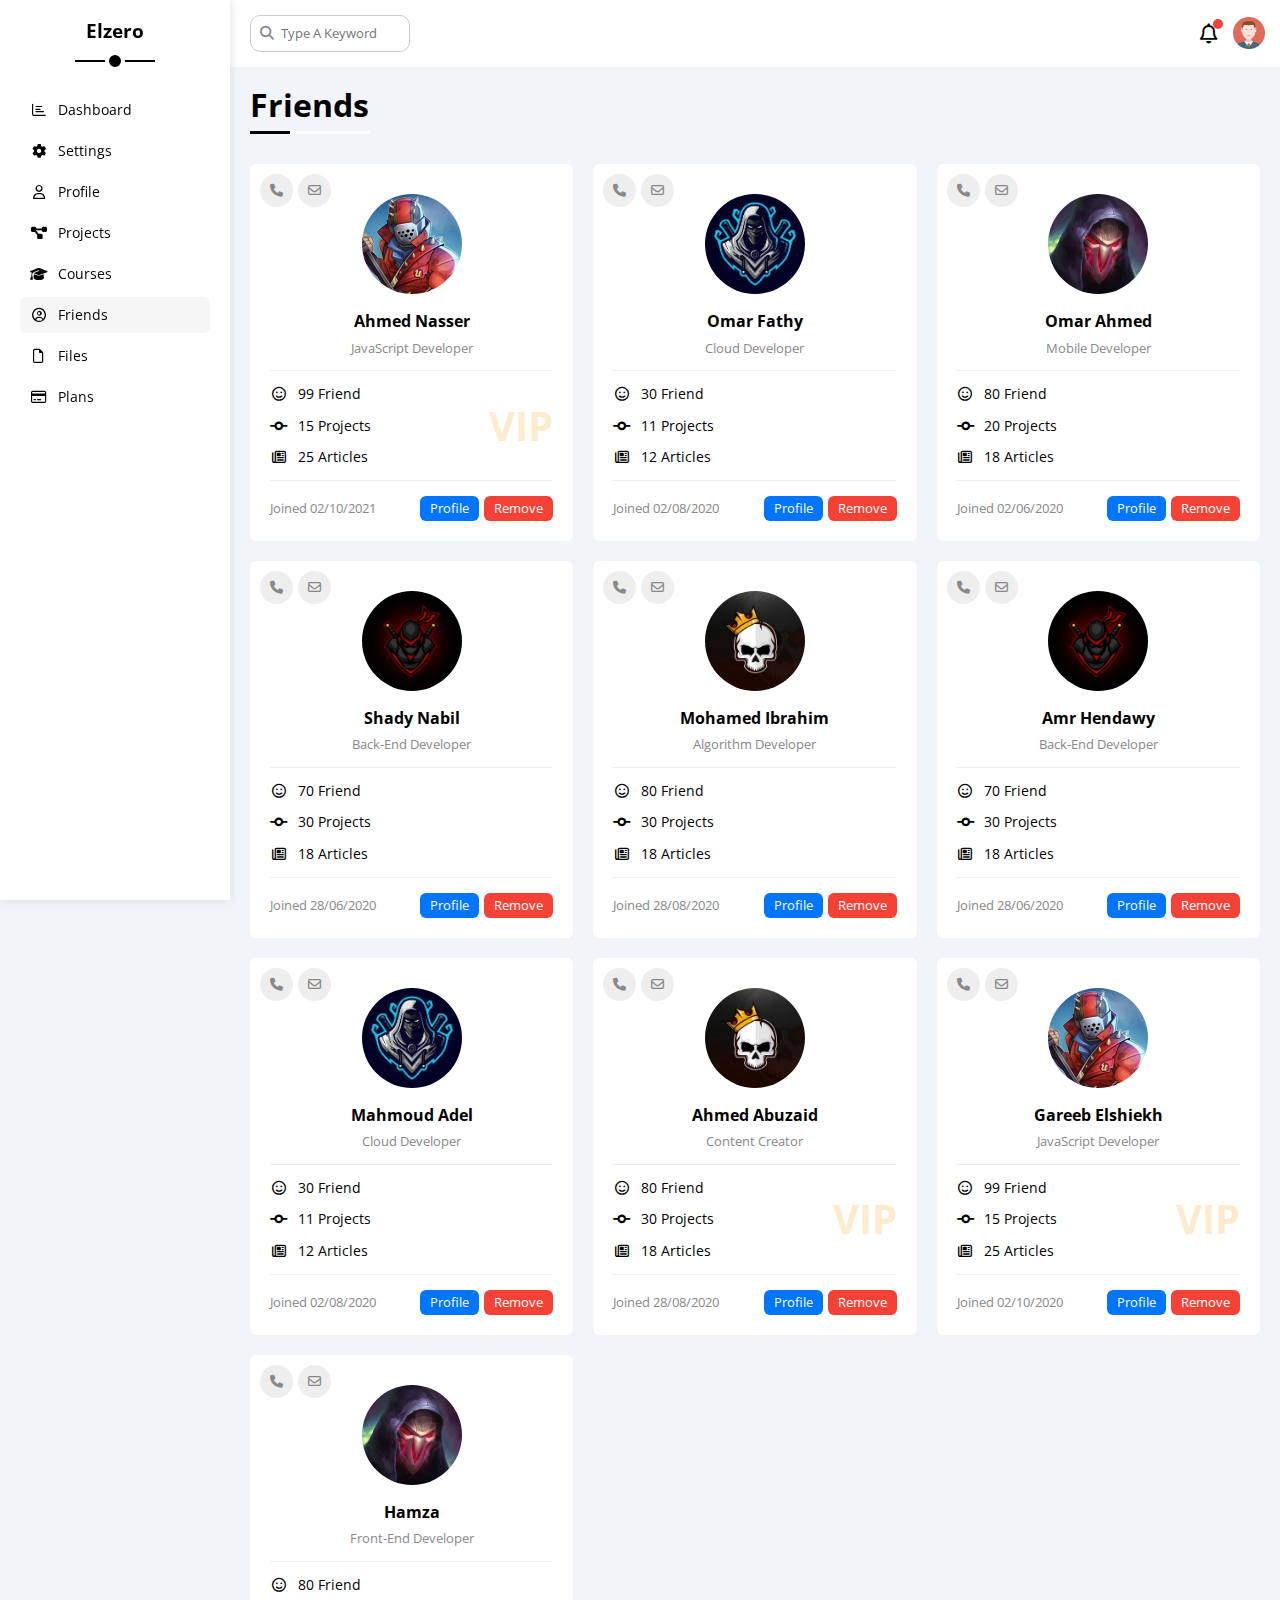
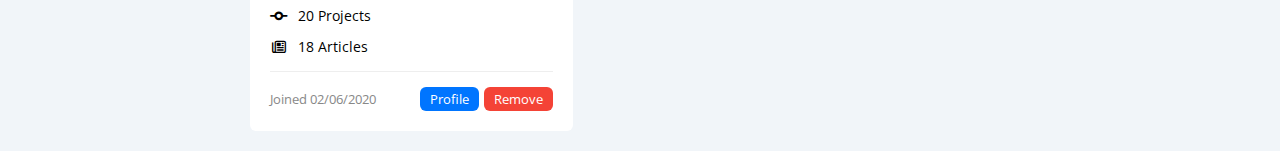
<file: friends.html>
<!DOCTYPE html>
<html lang="en">
<head>
  <meta charset="UTF-8">
  <meta http-equiv="X-UA-Compatible" content="ie=edge">
  <meta name="viewport" content="width=device-width, initial-scale=1.0">
  <title>Settings</title>

  <!-- Font Awesome Library -->
  <link rel="stylesheet" href="css/all.min.css">

  <!-- Render all elements normally  -->
  <link rel="stylesheet" href="css/normalize.css">

  <!-- Framework CSS Files -->
  <link rel="stylesheet" href="css/framework.css">

  <!-- Main Templete CSS Files -->
  <link rel="stylesheet" href="css/temp_four.css">

  <!-- Google Fonts -->
  <link rel="preconnect" href="https://fonts.googleapis.com">
  <link rel="preconnect" href="https://fonts.gstatic.com" crossorigin>
  <link href="https://fonts.googleapis.com/css2?family=Open+Sans:wght@300;500&display=swap" rel="stylesheet">

</head>
<body>
  <div class="page d-flex">
    <div class="sidebar p-20 bg-white">
      <h3 class="p-relative mt-0 txt-c">Elzero</h3>
      <ul>
        <li>
          <a href="index.html" class="d-flex align-center p-10 c-black rad-6 fs-14">
            <i class="fa-regular fa-chart-bar fa-fw"></i>
            <span>Dashboard</span>
          </a>
        </li>
        <li>
          <a href="settings.html" class="d-flex p-10 c-black rad-6 fs-14 align-center">
            <i class="fa-solid fa-gear fa-fw"></i>
            <span>Settings</span>
          </a>
        </li>
        <li>
          <a href="profile.html" class="d-flex p-10 c-black rad-6 fs-14 align-center">
            <i class="fa-regular fa-user fa-fw"></i>
            <span>Profile</span>
          </a>
          </li>
        <li>
          <a href="projects.html" class="d-flex p-10 c-black rad-6 fs-14 align-center">
            <i class="fa-solid fa-diagram-project fa-fw"></i>
            <span>Projects</span>
          </a>
        </li>
        <li>
          <a href="courses.html" class="d-flex p-10 c-black rad-6 fs-14 align-center">
            <i class="fa-solid fa-graduation-cap fa-fw"></i>
            <span>Courses</span>
          </a>
        </li>
        <li>
          <a href="friends.html" class="active d-flex p-10 c-black rad-6 fs-14 align-center">
            <i class="fa-regular fa-circle-user fa-fw"></i>
            <span>Friends</span>
          </a>
        </li>
        <li>
          <a href="files.html" class="d-flex p-10 c-black rad-6 fs-14 align-center">
            <i class="fa-regular fa-file fa-fw"></i>
            <span>Files</span>
          </a>
        </li>
        <li>
          <a href="plans.html" class="d-flex p-10 c-black rad-6 fs-14 align-center">
            <i class="fa-regular fa-credit-card fa-fw"></i>
            <span>Plans</span>
          </a>
        </li>
      </ul>
    </div>
    <div class="content w-full">
      <!-- Start Head -->
      <div class="head bg-white p-15 between-flex">
        <div class="search p-relative">
          <input class="p-10" type="search" placeholder="Type A Keyword">
        </div>
        <div class="icons d-flex align-center">
          <span class="notification p-relative">
            <i class="fa-regular fa-bell fa-lg"></i>
          </span>
          <img src="images/avatar.png" alt="avatar">
        </div>
      </div>
      <!-- End Head -->
      <h1 class="p-relative">Friends</h1>
      <div class="friends-page d-grid gap-20 mb-20">
        <div class="box bg-white rad-6 p-20 p-relative">
          <div class="icons d-flex align-center gap-5 c-grey fs-13">
            <i class="fa-solid fa-phone rad-50 bg-eee p-10"></i>
            <i class="fa-regular fa-envelope rad-50 bg-eee p-10"></i>
          </div>
          <div class="info txt-c mt-10">
            <img class="rad-50" src="images/friend-01.jpg" alt="friends">
            <h4 class="mb-10 mt-15">Ahmed Nasser</h4>
            <p class="c-grey fs-13 mb-15">JavaScript Developer</p>
          </div>
          <div class="text pt-15 pb-15 fs-14 between-flex">
            <div>
              <span class="d-block mb-15"><i class="fa-regular fa-face-smile fa-fw"></i>99 Friend</span>
              <span class="d-block mb-15"><i class="fa-solid fa-code-commit fa-fw"></i>15 Projects</span>
              <span class="d-block"><i class="fa-regular fa-newspaper fa-fw"></i>25 Articles</span>
            </div>
            <p class="vip fw-bold c-orange">VIP</p>
          </div>
          <div class="footer between-flex pt-15 ">
            <span class="c-grey fs-13">Joined 02/10/2021</span>
            <div class="d-flex align-center gap-5">
              <a class="btn-shape c-white bg-blue fs-13" href="profile.html">Profile</a>
              <a class="btn-shape c-white bg-red fs-13" href="#">Remove</a>
            </div>
          </div>
        </div>
        <div class="box bg-white rad-6 p-20 p-relative">
          <div class="icons d-flex align-center gap-5 c-grey fs-13">
            <i class="fa-solid fa-phone rad-50 bg-eee p-10"></i>
            <i class="fa-regular fa-envelope rad-50 bg-eee p-10"></i>
          </div>
          <div class="info txt-c mt-10">
            <img class="rad-50" src="images/friend-02.jpg" alt="friends">
            <h4 class="mb-10 mt-15">Omar Fathy</h4>
            <p class="c-grey fs-13 mb-15">Cloud Developer</p>
          </div>
          <div class="text pt-15 pb-15 fs-14 between-flex">
            <div>
              <span class="d-block mb-15"><i class="fa-regular fa-face-smile fa-fw"></i>30 Friend</span>
              <span class="d-block mb-15"><i class="fa-solid fa-code-commit fa-fw"></i>11 Projects</span>
              <span class="d-block"><i class="fa-regular fa-newspaper fa-fw"></i>12 Articles</span>
            </div>
          </div>
          <div class="footer between-flex pt-15 ">
            <span class="c-grey fs-13">Joined 02/08/2020</span>
            <div class="d-flex align-center gap-5">
              <a class="btn-shape c-white bg-blue fs-13" href="profile.html">Profile</a>
              <a class="btn-shape c-white bg-red fs-13" href="#">Remove</a>
            </div>
          </div>
        </div>
        <div class="box bg-white rad-6 p-20 p-relative">
          <div class="icons d-flex align-center gap-5 c-grey fs-13">
            <i class="fa-solid fa-phone rad-50 bg-eee p-10"></i>
            <i class="fa-regular fa-envelope rad-50 bg-eee p-10"></i>
          </div>
          <div class="info txt-c mt-10">
            <img class="rad-50" src="images/friend-03.jpg" alt="friends">
            <h4 class="mb-10 mt-15">Omar Ahmed</h4>
            <p class="c-grey fs-13 mb-15">Mobile Developer</p>
          </div>
          <div class="text pt-15 pb-15 fs-14 between-flex">
            <div>
              <span class="d-block mb-15"><i class="fa-regular fa-face-smile fa-fw"></i>80 Friend</span>
              <span class="d-block mb-15"><i class="fa-solid fa-code-commit fa-fw"></i>20 Projects</span>
              <span class="d-block"><i class="fa-regular fa-newspaper fa-fw"></i>18 Articles</span>
            </div>
          </div>
          <div class="footer between-flex pt-15 ">
            <span class="c-grey fs-13">Joined 02/06/2020</span>
            <div class="d-flex align-center gap-5">
              <a class="btn-shape c-white bg-blue fs-13" href="profile.html">Profile</a>
              <a class="btn-shape c-white bg-red fs-13" href="#">Remove</a>
            </div>
          </div>
        </div>
        <div class="box bg-white rad-6 p-20 p-relative">
          <div class="icons d-flex align-center gap-5 c-grey fs-13">
            <i class="fa-solid fa-phone rad-50 bg-eee p-10"></i>
            <i class="fa-regular fa-envelope rad-50 bg-eee p-10"></i>
          </div>
          <div class="info txt-c mt-10">
            <img class="rad-50" src="images/friend-04.jpg" alt="friends">
            <h4 class="mb-10 mt-15">Shady Nabil</h4>
            <p class="c-grey fs-13 mb-15">Back-End Developer</p>
          </div>
          <div class="text pt-15 pb-15 fs-14 between-flex">
            <div>
              <span class="d-block mb-15"><i class="fa-regular fa-face-smile fa-fw"></i>70 Friend</span>
              <span class="d-block mb-15"><i class="fa-solid fa-code-commit fa-fw"></i>30 Projects</span>
              <span class="d-block"><i class="fa-regular fa-newspaper fa-fw"></i>18 Articles</span>
            </div>
          </div>
          <div class="footer between-flex pt-15 ">
            <span class="c-grey fs-13">Joined 28/06/2020</span>
            <div class="d-flex align-center gap-5">
              <a class="btn-shape c-white bg-blue fs-13" href="profile.html">Profile</a>
              <a class="btn-shape c-white bg-red fs-13" href="#">Remove</a>
            </div>
          </div>
        </div>
        <div class="box bg-white rad-6 p-20 p-relative">
          <div class="icons d-flex align-center gap-5 c-grey fs-13">
            <i class="fa-solid fa-phone rad-50 bg-eee p-10"></i>
            <i class="fa-regular fa-envelope rad-50 bg-eee p-10"></i>
          </div>
          <div class="info txt-c mt-10">
            <img class="rad-50" src="images/friend-05.jpg" alt="friends">
            <h4 class="mb-10 mt-15">Mohamed Ibrahim</h4>
            <p class="c-grey fs-13 mb-15">Algorithm Developer</p>
          </div>
          <div class="text pt-15 pb-15 fs-14 between-flex">
            <div>
              <span class="d-block mb-15"><i class="fa-regular fa-face-smile fa-fw"></i>80 Friend</span>
              <span class="d-block mb-15"><i class="fa-solid fa-code-commit fa-fw"></i>30 Projects</span>
              <span class="d-block"><i class="fa-regular fa-newspaper fa-fw"></i>18 Articles</span>
            </div>
          </div>
          <div class="footer between-flex pt-15 ">
            <span class="c-grey fs-13">Joined 28/08/2020</span>
            <div class="d-flex align-center gap-5">
              <a class="btn-shape c-white bg-blue fs-13" href="profile.html">Profile</a>
              <a class="btn-shape c-white bg-red fs-13" href="#">Remove</a>
            </div>
          </div>
        </div>
        <div class="box bg-white rad-6 p-20 p-relative">
          <div class="icons d-flex align-center gap-5 c-grey fs-13">
            <i class="fa-solid fa-phone rad-50 bg-eee p-10"></i>
            <i class="fa-regular fa-envelope rad-50 bg-eee p-10"></i>
          </div>
          <div class="info txt-c mt-10">
            <img class="rad-50" src="images/friend-04.jpg" alt="friends">
            <h4 class="mb-10 mt-15">Amr Hendawy</h4>
            <p class="c-grey fs-13 mb-15">Back-End Developer</p>
          </div>
          <div class="text pt-15 pb-15 fs-14 between-flex">
            <div>
              <span class="d-block mb-15"><i class="fa-regular fa-face-smile fa-fw"></i>70 Friend</span>
              <span class="d-block mb-15"><i class="fa-solid fa-code-commit fa-fw"></i>30 Projects</span>
              <span class="d-block"><i class="fa-regular fa-newspaper fa-fw"></i>18 Articles</span>
            </div>
          </div>
          <div class="footer between-flex pt-15 ">
            <span class="c-grey fs-13">Joined 28/06/2020</span>
            <div class="d-flex align-center gap-5">
              <a class="btn-shape c-white bg-blue fs-13" href="profile.html">Profile</a>
              <a class="btn-shape c-white bg-red fs-13" href="#">Remove</a>
            </div>
          </div>
        </div>
        <div class="box bg-white rad-6 p-20 p-relative">
          <div class="icons d-flex align-center gap-5 c-grey fs-13">
            <i class="fa-solid fa-phone rad-50 bg-eee p-10"></i>
            <i class="fa-regular fa-envelope rad-50 bg-eee p-10"></i>
          </div>
          <div class="info txt-c mt-10">
            <img class="rad-50" src="images/friend-02.jpg" alt="friends">
            <h4 class="mb-10 mt-15">Mahmoud Adel</h4>
            <p class="c-grey fs-13 mb-15">Cloud Developer</p>
          </div>
          <div class="text pt-15 pb-15 fs-14 between-flex">
            <div>
              <span class="d-block mb-15"><i class="fa-regular fa-face-smile fa-fw"></i>30 Friend</span>
              <span class="d-block mb-15"><i class="fa-solid fa-code-commit fa-fw"></i>11 Projects</span>
              <span class="d-block"><i class="fa-regular fa-newspaper fa-fw"></i>12 Articles</span>
            </div>
          </div>
          <div class="footer between-flex pt-15 ">
            <span class="c-grey fs-13">Joined 02/08/2020</span>
            <div class="d-flex align-center gap-5">
              <a class="btn-shape c-white bg-blue fs-13" href="profile.html">Profile</a>
              <a class="btn-shape c-white bg-red fs-13" href="#">Remove</a>
            </div>
          </div>
        </div>
        <div class="box bg-white rad-6 p-20 p-relative">
          <div class="icons d-flex align-center gap-5 c-grey fs-13">
            <i class="fa-solid fa-phone rad-50 bg-eee p-10"></i>
            <i class="fa-regular fa-envelope rad-50 bg-eee p-10"></i>
          </div>
          <div class="info txt-c mt-10">
            <img class="rad-50" src="images/friend-05.jpg" alt="friends">
            <h4 class="mb-10 mt-15">Ahmed Abuzaid</h4>
            <p class="c-grey fs-13 mb-15">Content Creator</p>
          </div>
          <div class="text pt-15 pb-15 fs-14 between-flex">
            <div>
              <span class="d-block mb-15"><i class="fa-regular fa-face-smile fa-fw"></i>80 Friend</span>
              <span class="d-block mb-15"><i class="fa-solid fa-code-commit fa-fw"></i>30 Projects</span>
              <span class="d-block"><i class="fa-regular fa-newspaper fa-fw"></i>18 Articles</span>
            </div>
            <p class="vip fw-bold c-orange">VIP</p>
          </div>
          <div class="footer between-flex pt-15 ">
            <span class="c-grey fs-13">Joined 28/08/2020</span>
            <div class="d-flex align-center gap-5">
              <a class="btn-shape c-white bg-blue fs-13" href="profile.html">Profile</a>
              <a class="btn-shape c-white bg-red fs-13" href="#">Remove</a>
            </div>
          </div>
        </div>
        <div class="box bg-white rad-6 p-20 p-relative">
          <div class="icons d-flex align-center gap-5 c-grey fs-13">
            <i class="fa-solid fa-phone rad-50 bg-eee p-10"></i>
            <i class="fa-regular fa-envelope rad-50 bg-eee p-10"></i>
          </div>
          <div class="info txt-c mt-10">
            <img class="rad-50" src="images/friend-01.jpg" alt="friends">
            <h4 class="mb-10 mt-15">Gareeb Elshiekh</h4>
            <p class="c-grey fs-13 mb-15">JavaScript Developer</p>
          </div>
          <div class="text pt-15 pb-15 fs-14 between-flex">
            <div>
              <span class="d-block mb-15"><i class="fa-regular fa-face-smile fa-fw"></i>99 Friend</span>
              <span class="d-block mb-15"><i class="fa-solid fa-code-commit fa-fw"></i>15 Projects</span>
              <span class="d-block"><i class="fa-regular fa-newspaper fa-fw"></i>25 Articles</span>
            </div>
            <p class="vip fw-bold c-orange">VIP</p>
          </div>
          <div class="footer between-flex pt-15 ">
            <span class="c-grey fs-13">Joined 02/10/2020</span>
            <div class="d-flex align-center gap-5">
              <a class="btn-shape c-white bg-blue fs-13" href="profile.html">Profile</a>
              <a class="btn-shape c-white bg-red fs-13" href="#">Remove</a>
            </div>
          </div>
        </div>
        <div class="box bg-white rad-6 p-20 p-relative">
          <div class="icons d-flex align-center gap-5 c-grey fs-13">
            <i class="fa-solid fa-phone rad-50 bg-eee p-10"></i>
            <i class="fa-regular fa-envelope rad-50 bg-eee p-10"></i>
          </div>
          <div class="info txt-c mt-10">
            <img class="rad-50" src="images/friend-03.jpg" alt="friends">
            <h4 class="mb-10 mt-15">Hamza</h4>
            <p class="c-grey fs-13 mb-15">Front-End Developer</p>
          </div>
          <div class="text pt-15 pb-15 fs-14 between-flex">
            <div>
              <span class="d-block mb-15"><i class="fa-regular fa-face-smile fa-fw"></i>80 Friend</span>
              <span class="d-block mb-15"><i class="fa-solid fa-code-commit fa-fw"></i>20 Projects</span>
              <span class="d-block"><i class="fa-regular fa-newspaper fa-fw"></i>18 Articles</span>
            </div>
          </div>
          <div class="footer between-flex pt-15 ">
            <span class="c-grey fs-13">Joined 02/06/2020</span>
            <div class="d-flex align-center gap-5">
              <a class="btn-shape c-white bg-blue fs-13" href="profile.html">Profile</a>
              <a class="btn-shape c-white bg-red fs-13" href="#">Remove</a>
            </div>
          </div>
        </div>
      </div>
    </div>
  </div>
</body>
</html>
</file>
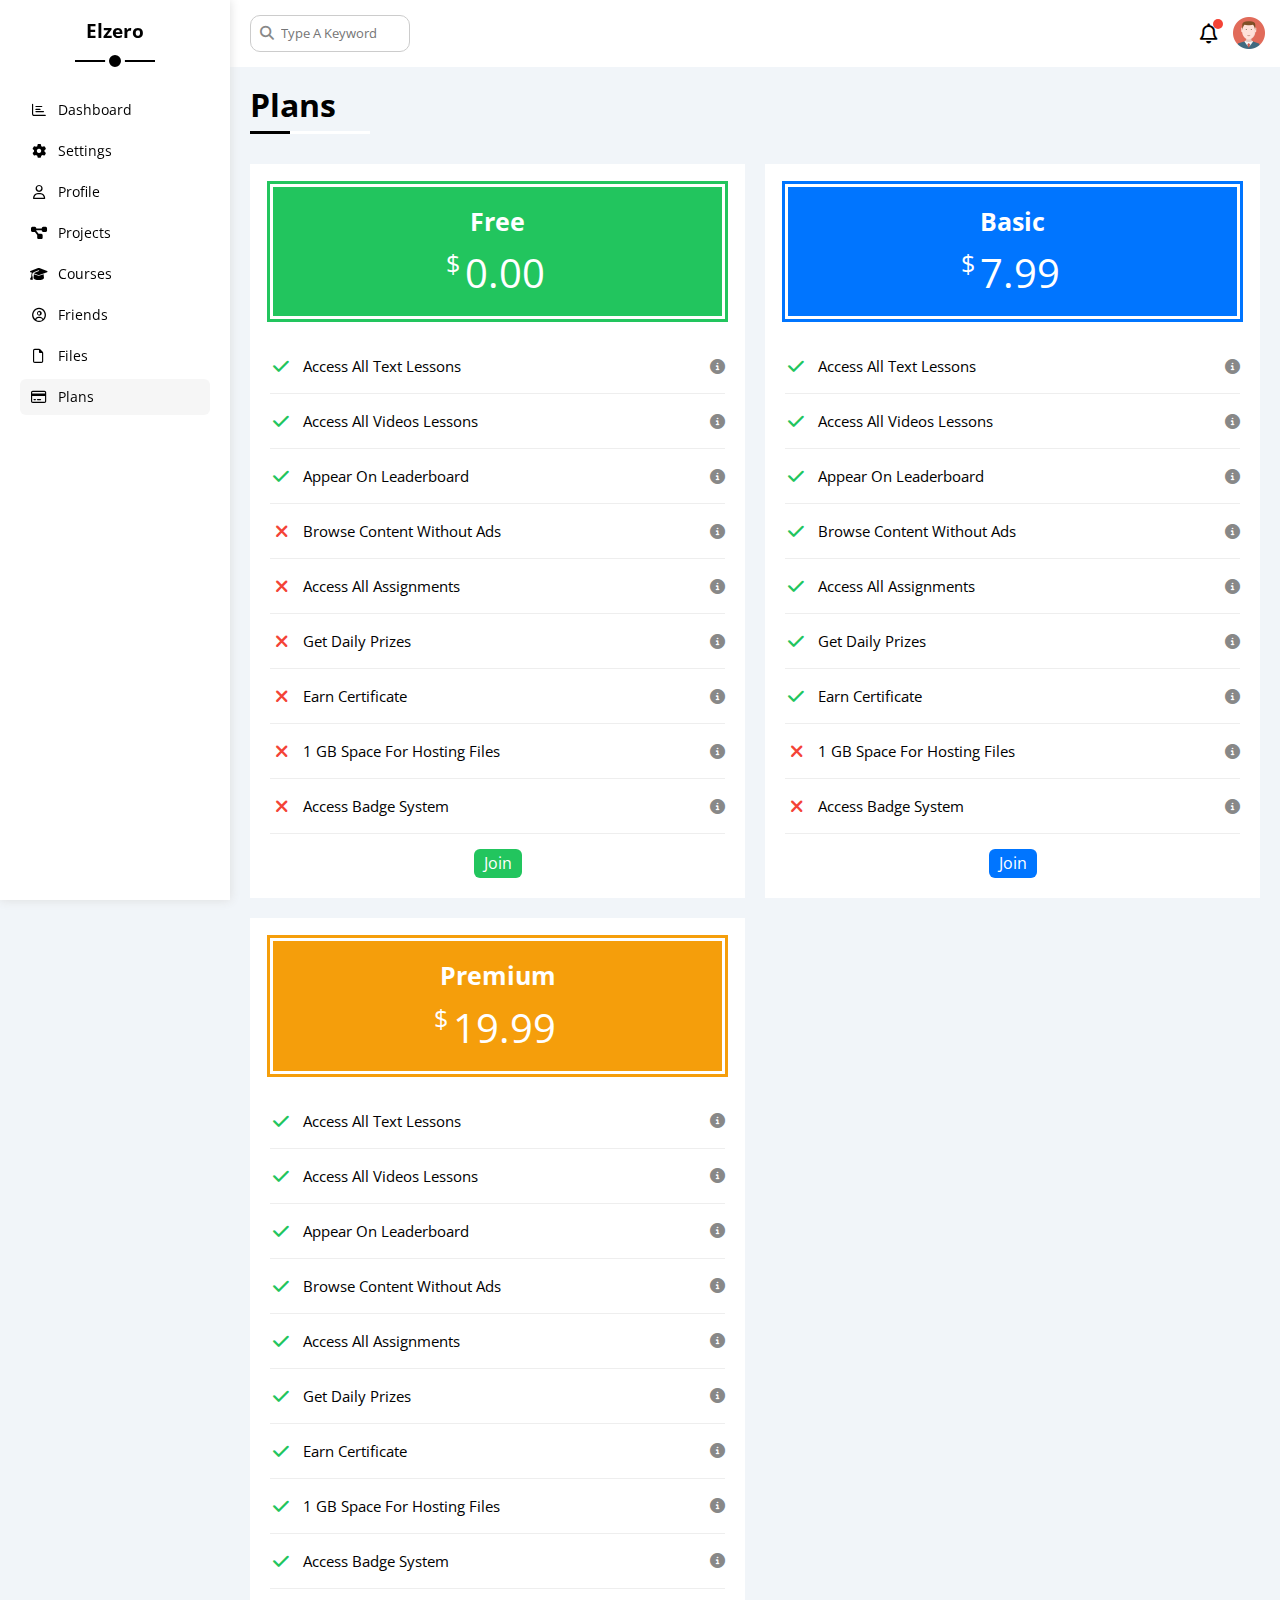
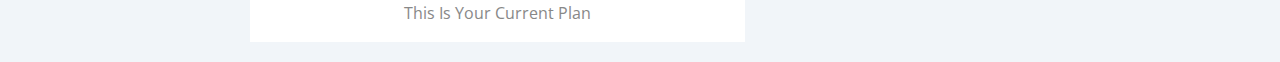
<file: plans.html>
<!DOCTYPE html>
<html lang="en">
<head>
  <meta charset="UTF-8">
  <meta http-equiv="X-UA-Compatible" content="ie=edge">
  <meta name="viewport" content="width=device-width, initial-scale=1.0">
  <title>Settings</title>

  <!-- Font Awesome Library -->
  <link rel="stylesheet" href="css/all.min.css">

  <!-- Render all elements normally  -->
  <link rel="stylesheet" href="css/normalize.css">

  <!-- Framework CSS Files -->
  <link rel="stylesheet" href="css/framework.css">

  <!-- Main Templete CSS Files -->
  <link rel="stylesheet" href="css/temp_four.css">

  <!-- Google Fonts -->
  <link rel="preconnect" href="https://fonts.googleapis.com">
  <link rel="preconnect" href="https://fonts.gstatic.com" crossorigin>
  <link href="https://fonts.googleapis.com/css2?family=Open+Sans:wght@300;500&display=swap" rel="stylesheet">

</head>
<body>
  <div class="page d-flex">
    <div class="sidebar p-20 bg-white">
      <h3 class="p-relative mt-0 txt-c">Elzero</h3>
      <ul>
        <li>
          <a href="index.html" class="d-flex align-center p-10 c-black rad-6 fs-14">
            <i class="fa-regular fa-chart-bar fa-fw"></i>
            <span>Dashboard</span>
          </a>
        </li>
        <li>
          <a href="settings.html" class="d-flex p-10 c-black rad-6 fs-14 align-center">
            <i class="fa-solid fa-gear fa-fw"></i>
            <span>Settings</span>
          </a>
        </li>
        <li>
          <a href="profile.html" class="d-flex p-10 c-black rad-6 fs-14 align-center">
            <i class="fa-regular fa-user fa-fw"></i>
            <span>Profile</span>
          </a>
          </li>
        <li>
          <a href="projects.html" class="d-flex p-10 c-black rad-6 fs-14 align-center">
            <i class="fa-solid fa-diagram-project fa-fw"></i>
            <span>Projects</span>
          </a>
        </li>
        <li>
          <a href="courses.html" class="d-flex p-10 c-black rad-6 fs-14 align-center">
            <i class="fa-solid fa-graduation-cap fa-fw"></i>
            <span>Courses</span>
          </a>
        </li>
        <li>
          <a href="friends.html" class="d-flex p-10 c-black rad-6 fs-14 align-center">
            <i class="fa-regular fa-circle-user fa-fw"></i>
            <span>Friends</span>
          </a>
        </li>
        <li>
          <a href="files.html" class="d-flex p-10 c-black rad-6 fs-14 align-center">
            <i class="fa-regular fa-file fa-fw"></i>
            <span>Files</span>
          </a>
        </li>
        <li>
          <a href="plans.html" class="active d-flex p-10 c-black rad-6 fs-14 align-center">
            <i class="fa-regular fa-credit-card fa-fw"></i>
            <span>Plans</span>
          </a>
        </li>
      </ul>
    </div>
    <div class="content w-full">
      <!-- Start Head -->
      <div class="head bg-white p-15 between-flex">
        <div class="search p-relative">
          <input class="p-10" type="search" placeholder="Type A Keyword">
        </div>
        <div class="icons d-flex align-center">
          <span class="notification p-relative">
            <i class="fa-regular fa-bell fa-lg"></i>
          </span>
          <img src="images/avatar.png" alt="avatar">
        </div>
      </div>
      <!-- End Head -->
      <h1 class="p-relative">Plans</h1>
      <div class="plans-page d-grid mb-20 gap-20">
        <div class="plan p-20 bg-white">
          <div class="price bg-green green c-white txt-c p-20 mb-20">
            <p class="mb-15 fs-25 fw-bold">Free</p>
            <p class="fs-40"><span>$</span>0.00</p>
          </div>
          <ul>
            <li class="between-flex pt-15 pb-15">
              <span><i class="fa-solid fa-check fa-fw c-green yes"></i>Access All Text Lessons</span>
              <i class="fa-solid fa-circle-info help c-grey"></i>
            </li>
            <li class="between-flex pt-15 pb-15">
              <span><i class="fa-solid fa-check fa-fw c-green yes"></i>
                Access All Videos Lessons
                </span>
              <i class="fa-solid fa-circle-info help c-grey"></i>
            </li>
            <li class="between-flex pt-15 pb-15">
              <span><i class="fa-solid fa-check fa-fw c-green yes"></i>Appear On Leaderboard</span>
              <i class="fa-solid fa-circle-info help c-grey"></i>
            </li>
            <li class="between-flex pt-15 pb-15">
              <span><i class="fa-solid fa-xmark fa-fw c-red no"></i>Browse Content Without Ads</span>
              <i class="fa-solid fa-circle-info help c-grey"></i>
            </li>
            <li class="between-flex pt-15 pb-15">
              <span><i class="fa-solid fa-xmark fa-fw c-red no"></i>Access All Assignments</span>
              <i class="fa-solid fa-circle-info help c-grey"></i>
            </li>
            <li class="between-flex pt-15 pb-15">
              <span><i class="fa-solid fa-xmark fa-fw c-red no"></i>
                Get Daily Prizes</span>
              <i class="fa-solid fa-circle-info help c-grey"></i>
            </li>
            <li class="between-flex pt-15 pb-15">
              <span><i class="fa-solid fa-xmark fa-fw c-red no"></i>Earn Certificate</span>
              <i class="fa-solid fa-circle-info help c-grey"></i>
            </li>
            <li class="between-flex pt-15 pb-15">
              <span><i class="fa-solid fa-xmark fa-fw c-red no"></i>1 GB Space For Hosting Files</span>
              <i class="fa-solid fa-circle-info help c-grey"></i>
            </li>
            <li class="between-flex pt-15 pb-15">
              <span><i class="fa-solid fa-xmark fa-fw c-red no"></i>Access Badge System</span>
              <i class="fa-solid fa-circle-info help c-grey"></i>
            </li>
          </ul>
          <a href="#" class="d-block btn-shape c-white bg-green w-fit mt-15 m-auto">Join</a>
        </div>
        <div class="plan p-20 bg-white">
          <div class="price bg-blue blue c-white txt-c p-20 mb-20">
            <p class="mb-15 fs-25 fw-bold">Basic</p>
            <p class="fs-40"><span>$</span>7.99</p>
          </div>
          <ul>
            <li class="between-flex pt-15 pb-15">
              <span><i class="fa-solid fa-check fa-fw c-green yes"></i>Access All Text Lessons</span>
              <i class="fa-solid fa-circle-info help c-grey"></i>
            </li>
            <li class="between-flex pt-15 pb-15">
              <span><i class="fa-solid fa-check fa-fw c-green yes"></i>
                Access All Videos Lessons
                </span>
              <i class="fa-solid fa-circle-info help c-grey"></i>
            </li>
            <li class="between-flex pt-15 pb-15">
              <span><i class="fa-solid fa-check fa-fw c-green yes"></i>Appear On Leaderboard</span>
              <i class="fa-solid fa-circle-info help c-grey"></i>
            </li>
            <li class="between-flex pt-15 pb-15">
              <span><i class="fa-solid fa-check fa-fw c-green yes"></i>Browse Content Without Ads</span>
              <i class="fa-solid fa-circle-info help c-grey"></i>
            </li>
            <li class="between-flex pt-15 pb-15">
              <span><i class="fa-solid fa-check fa-fw c-green yes"></i>Access All Assignments</span>
              <i class="fa-solid fa-circle-info help c-grey"></i>
            </li>
            <li class="between-flex pt-15 pb-15">
              <span><i class="fa-solid fa-check fa-fw c-green yes"></i>
                Get Daily Prizes</span>
              <i class="fa-solid fa-circle-info help c-grey"></i>
            </li>
            <li class="between-flex pt-15 pb-15">
              <span><i class="fa-solid fa-check fa-fw c-green yes"></i>Earn Certificate</span>
              <i class="fa-solid fa-circle-info help c-grey"></i>
            </li>
            <li class="between-flex pt-15 pb-15">
              <span><i class="fa-solid fa-xmark fa-fw c-red no"></i>1 GB Space For Hosting Files</span>
              <i class="fa-solid fa-circle-info help c-grey"></i>
            </li>
            <li class="between-flex pt-15 pb-15">
              <span><i class="fa-solid fa-xmark fa-fw c-red no"></i>Access Badge System</span>
              <i class="fa-solid fa-circle-info help c-grey"></i>
            </li>
          </ul>
          <a href="#" class="d-block btn-shape c-white bg-blue w-fit mt-15 m-auto">Join</a>
        </div>
        <div class="plan p-20 bg-white">
          <div class="price bg-orange orange c-white txt-c p-20 mb-20">
            <p class="mb-15 fs-25 fw-bold">Premium</p>
            <p class="fs-40"><span>$</span>19.99</p>
          </div>
          <ul>
            <li class="between-flex pt-15 pb-15">
              <span><i class="fa-solid fa-check fa-fw c-green yes"></i>Access All Text Lessons</span>
              <i class="fa-solid fa-circle-info help c-grey"></i>
            </li>
            <li class="between-flex pt-15 pb-15">
              <span>
                <i class="fa-solid fa-check fa-fw c-green yes"></i>Access All Videos Lessons
              </span>
              <i class="fa-solid fa-circle-info help c-grey"></i>
            </li>
            <li class="between-flex pt-15 pb-15">
              <span><i class="fa-solid fa-check fa-fw c-green yes"></i>Appear On Leaderboard</span>
              <i class="fa-solid fa-circle-info help c-grey"></i>
            </li>
            <li class="between-flex pt-15 pb-15">
              <span><i class="fa-solid fa-check fa-fw c-green yes"></i>Browse Content Without Ads</span>
              <i class="fa-solid fa-circle-info help c-grey"></i>
            </li>
            <li class="between-flex pt-15 pb-15">
              <span><i class="fa-solid fa-check fa-fw c-green yes"></i>Access All Assignments</span>
              <i class="fa-solid fa-circle-info help c-grey"></i>
            </li>
            <li class="between-flex pt-15 pb-15">
              <span><i class="fa-solid fa-check fa-fw c-green yes"></i>
                Get Daily Prizes</span>
              <i class="fa-solid fa-circle-info help c-grey"></i>
            </li>
            <li class="between-flex pt-15 pb-15">
              <span><i class="fa-solid fa-check fa-fw c-green yes"></i>Earn Certificate</span>
              <i class="fa-solid fa-circle-info help c-grey"></i>
            </li>
            <li class="between-flex pt-15 pb-15">
              <span><i class="fa-solid fa-check fa-fw c-green yes"></i>1 GB Space For Hosting Files</span>
              <i class="fa-solid fa-circle-info help c-grey"></i>
            </li>
            <li class="between-flex pt-15 pb-15">
              <span><i class="fa-solid fa-check fa-fw c-green yes"></i>Access Badge System</span>
              <i class="fa-solid fa-circle-info help c-grey"></i>
            </li>
          </ul>
          <p class="c-grey mt-15 txt-c">This Is Your Current Plan</p>
        </div>
      </div>
    </div>
  </div>
</body>
</html>
</file>
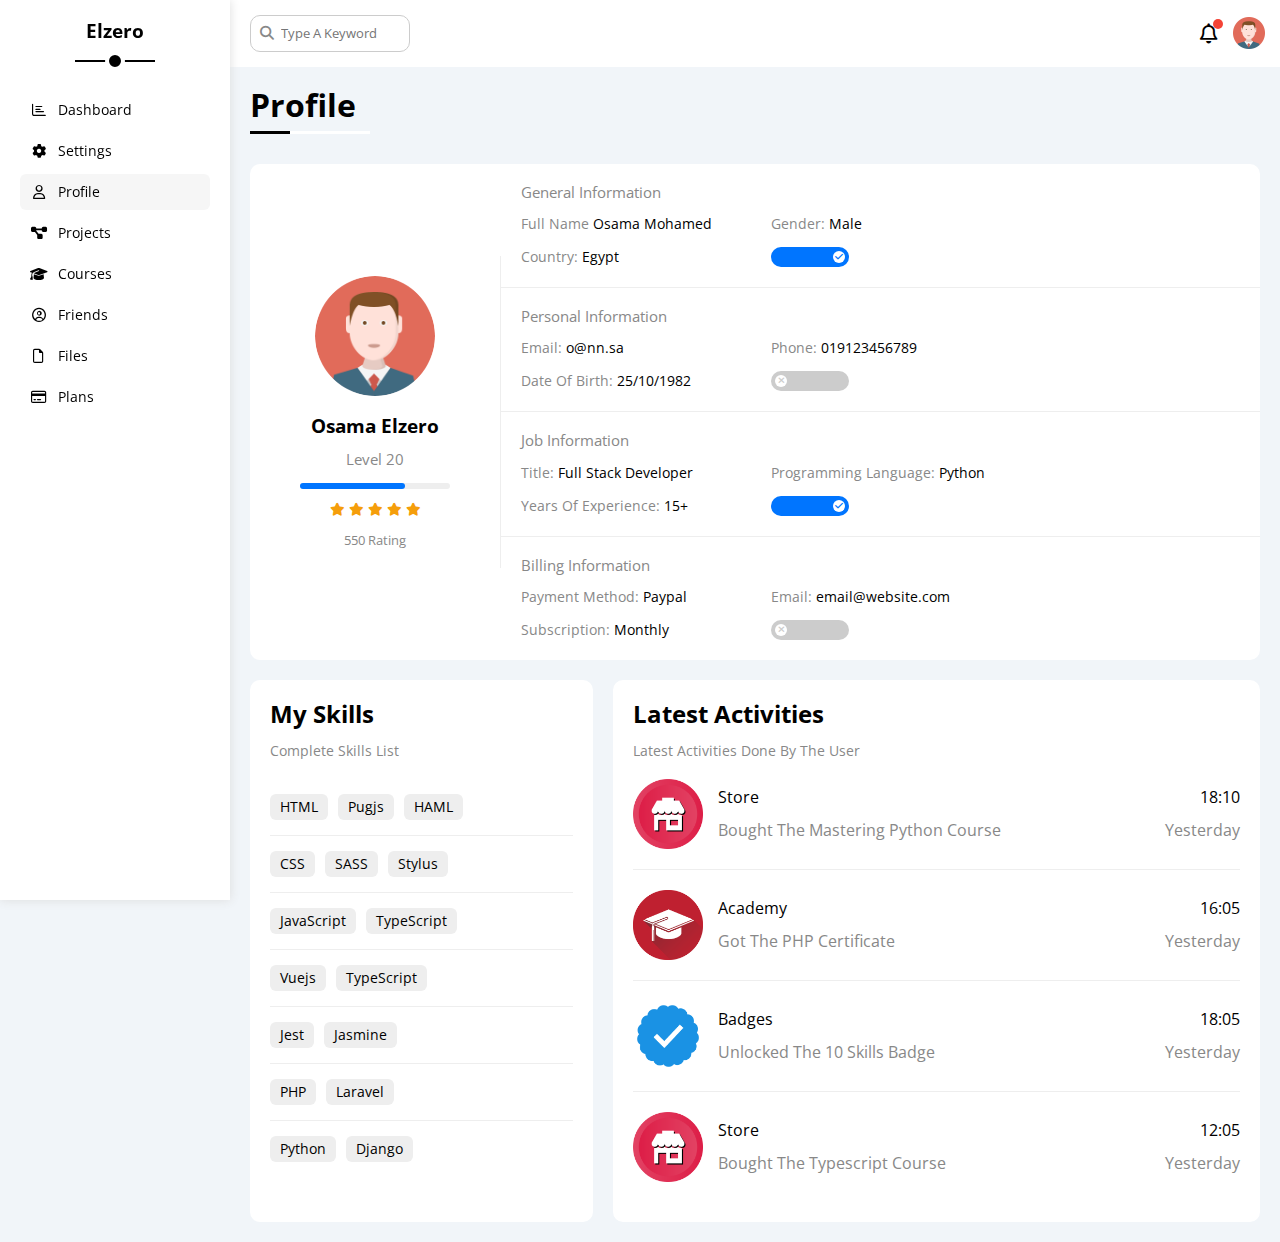
<file: profile.html>
<!DOCTYPE html>
<html lang="en">
<head>
  <meta charset="UTF-8">
  <meta http-equiv="X-UA-Compatible" content="ie=edge">
  <meta name="viewport" content="width=device-width, initial-scale=1.0">
  <title>Settings</title>

  <!-- Font Awesome Library -->
  <link rel="stylesheet" href="css/all.min.css">

  <!-- Render all elements normally  -->
  <link rel="stylesheet" href="css/normalize.css">

  <!-- Framework CSS Files -->
  <link rel="stylesheet" href="css/framework.css">

  <!-- Main Templete CSS Files -->
  <link rel="stylesheet" href="css/temp_four.css">

  <!-- Google Fonts -->
  <link rel="preconnect" href="https://fonts.googleapis.com">
  <link rel="preconnect" href="https://fonts.gstatic.com" crossorigin>
  <link href="https://fonts.googleapis.com/css2?family=Open+Sans:wght@300;500&display=swap" rel="stylesheet">

</head>
<body>
  <div class="page d-flex">
    <div class="sidebar p-20 bg-white">
      <h3 class="p-relative mt-0 txt-c">Elzero</h3>
      <ul>
        <li>
          <a href="index.html" class="d-flex align-center p-10 c-black rad-6 fs-14">
            <i class="fa-regular fa-chart-bar fa-fw"></i>
            <span>Dashboard</span>
          </a>
        </li>
        <li>
          <a href="settings.html" class="d-flex p-10 c-black rad-6 fs-14 align-center">
            <i class="fa-solid fa-gear fa-fw"></i>
            <span>Settings</span>
          </a>
        </li>
        <li>
          <a href="profile.html" class="active d-flex p-10 c-black rad-6 fs-14 align-center">
            <i class="fa-regular fa-user fa-fw"></i>
            <span>Profile</span>
          </a>
          </li>
        <li>
          <a href="projects.html" class="d-flex p-10 c-black rad-6 fs-14 align-center">
            <i class="fa-solid fa-diagram-project fa-fw"></i>
            <span>Projects</span>
          </a>
        </li>
        <li>
          <a href="courses.html" class="d-flex p-10 c-black rad-6 fs-14 align-center">
            <i class="fa-solid fa-graduation-cap fa-fw"></i>
            <span>Courses</span>
          </a>
        </li>
        <li>
          <a href="friends.html" class="d-flex p-10 c-black rad-6 fs-14 align-center">
            <i class="fa-regular fa-circle-user fa-fw"></i>
            <span>Friends</span>
          </a>
        </li>
        <li>
          <a href="files.html" class="d-flex p-10 c-black rad-6 fs-14 align-center">
            <i class="fa-regular fa-file fa-fw"></i>
            <span>Files</span>
          </a>
        </li>
        <li>
          <a href="plans.html" class="d-flex p-10 c-black rad-6 fs-14 align-center">
            <i class="fa-regular fa-credit-card fa-fw"></i>
            <span>Plans</span>
          </a>
        </li>
      </ul>
    </div>
    <div class="content w-full">
      <!-- Start Head -->
      <div class="head bg-white p-15 between-flex">
        <div class="search p-relative">
          <input class="p-10" type="search" placeholder="Type A Keyword">
        </div>
        <div class="icons d-flex align-center">
          <span class="notification p-relative">
            <i class="fa-regular fa-bell fa-lg"></i>
          </span>
          <img src="images/avatar.png" alt="avatar">
        </div>
      </div>
      <!-- End Head -->
      <h1 class="p-relative">Profile</h1>
      <div class="profile-page m-20">
        <div class="overview rad-10 bg-white d-flex align-center mb-20">
          <div class="avatar-box p-20 txt-c">
            <img class="rad-50" src="images/avatar.png" alt="avatar">
            <h3 class="mt-15 mb-15">Osama Elzero</h3>
            <p class="c-grey mb-15 fs-15">Level 20</p>
            <div class="progress bg-eee p-relative rad-6">
              <span class="d-block bg-blue rad-6 h-full" style="width: 70%;"></span>
            </div>
            <div class="starts mb-15 mt-10">
              <i class="fa-solid fa-star c-orange fs-13"></i>
              <i class="fa-solid fa-star c-orange fs-13"></i>
              <i class="fa-solid fa-star c-orange fs-13"></i>
              <i class="fa-solid fa-star c-orange fs-13"></i>
              <i class="fa-solid fa-star c-orange fs-13"></i>
            </div>
            <p class="c-grey fs-13">550 Rating</p>
          </div>
          <div class="info-box w-full txt-c-mobile">
            <div class="box p-20 d-flex align-center f-wrap">
              <p class="c-grey w-full fs-15">General Information</p>
              <p class="fs-14"><span class="c-grey">Full Name</span> Osama Mohamed</p>
              <p class="fs-14"><span class="c-grey">Gender:</span> Male</p>
              <p class="fs-14"><span class="c-grey">Country:</span> Egypt</p>
              <div>
                <label>
                  <input class="toggle-checkbox" type="checkbox" checked>
                  <div class="toggle-switch"></div>
                </label>
              </div>
            </div>
            <div class="box p-20 d-flex align-center f-wrap">
              <p class="c-grey w-full fs-15">Personal Information</p>
              <p class="fs-14"><span class="c-grey">Email:</span> o@nn.sa</p>
              <p class="fs-14"><span class="c-grey">Phone:</span> 019123456789</p>
              <p class="fs-14"><span class="c-grey">Date Of Birth:</span> 25/10/1982</p>
              <div>
                <label>
                  <input class="toggle-checkbox" type="checkbox">
                  <div class="toggle-switch"></div>
                </label>
              </div>
            </div>
            <div class="box p-20 d-flex align-center f-wrap">
              <p class="c-grey w-full fs-15">Job Information</p>
              <p class="fs-14">
                <span class="c-grey">Title:</span> 
                Full Stack Developer
              </p>
              <p class="fs-14">
                <span class="c-grey">Programming Language:</span> 
                Python</p>
              <p class="fs-14">
                <span class="c-grey">
                Years Of Experience:</span>
                15+</p>
              <div>
                <label>
                  <input class="toggle-checkbox" type="checkbox" checked>
                  <div class="toggle-switch"></div>
                </label>
              </div>
            </div>
            <div class="box p-20 d-flex align-center f-wrap">
              <p class="c-grey w-full fs-15">Billing Information</p>
              <p class="fs-14"><span class="c-grey">Payment Method:</span> Paypal</p>
              <p class="fs-14"><span class="c-grey">Email:</span> email@website.com</p>
              <p class="fs-14"><span class="c-grey">Subscription:</span> Monthly</p>
              <div>
                <label>
                  <input class="toggle-checkbox" type="checkbox">
                  <div class="toggle-switch"></div>
                </label>
              </div>
            </div>
          </div>
        </div>
        <div class="other-information d-flex gap-20">
          <div class="my-skills bg-white rad-10 p-20">
            <h2 class="mb-15">My Skills</h2>
            <p class="fs-14 c-grey mb-20">Complete Skills List</p>
            <div class="box d-flex align-center gap-10 pb-15 pt-15 fs-14">
              <span class="btn-shape bg-eee">HTML</span>
              <span class="btn-shape bg-eee">Pugjs</span>
              <span class="btn-shape bg-eee">HAML</span>
            </div>
            <div class="box d-flex align-center gap-10 pb-15 pt-15 fs-14">
              <span class="btn-shape bg-eee">CSS</span>
              <span class="btn-shape bg-eee">SASS</span>
              <span class="btn-shape bg-eee">Stylus</span>
            </div>
            <div class="box d-flex align-center gap-10 pb-15 pt-15 fs-14">
              <span class="btn-shape bg-eee">JavaScript</span>
              <span class="btn-shape bg-eee">TypeScript</span>
            </div>
            <div class="box d-flex align-center gap-10 pb-15 pt-15 fs-14">
              <span class="btn-shape bg-eee">Vuejs</span>
              <span class="btn-shape bg-eee">TypeScript</span>
            </div>
            <div class="box d-flex align-center gap-10 pb-15 pt-15 fs-14">
              <span class="btn-shape bg-eee">Jest</span>
              <span class="btn-shape bg-eee">Jasmine</span>
            </div>
            <div class="box d-flex align-center gap-10 pb-15 pt-15 fs-14">
              <span class="btn-shape bg-eee">PHP</span>
              <span class="btn-shape bg-eee">Laravel</span>
            </div>
            <div class="box d-flex align-center gap-10 pb-15 pt-15 fs-14">
              <span class="btn-shape bg-eee">Python</span>
              <span class="btn-shape bg-eee">Django</span>
            </div>
          </div>
          <div class="lastest-activities bg-white rad-10 p-20">
            <h2 class="mb-15">Latest Activities</h2>
            <p class="fs-14 c-grey mb-20">Latest Activities Done By The User</p>
            <div class="box pb-20 mb-20 d-flex align-center txt-c-mobile">
              <img src="images/activity-01.png" alt="activity">
              <div class="text between-flex w-full">
                <div class="info">
                  <p class="mb-15">Store</p>
                  <p class="c-grey">Bought The Mastering Python Course</p>
                </div>
                <div class="date">
                  <p class="mb-15">18:10</p>
                  <p class="c-grey">Yesterday</p>
                </div>
              </div>
            </div>
            <div class="box pb-20 mb-20 d-flex align-center txt-c-mobile">
              <img src="images/activity-02.png" alt="activity">
              <div class="text between-flex w-full">
                <div class="info">
                  <p class="mb-15">Academy</p>
                  <p class="c-grey">Got The PHP Certificate</p>
                </div>
                <div class="date">
                  <p class="mb-15">16:05</p>
                  <p class="c-grey">Yesterday</p>
                </div>
              </div>
            </div>
            <div class="box pb-20 mb-20 d-flex align-center txt-c-mobile">
              <img src="images/activity-03.png" alt="activity">
              <div class="text between-flex w-full">
                <div class="info">
                  <p class="mb-15">Badges</p>
                  <p class="c-grey">Unlocked The 10 Skills Badge</p>
                </div>
                <div class="date">
                  <p class="mb-15">18:05</p>
                  <p class="c-grey">Yesterday</p>
                </div>
              </div>
            </div>
            <div class="box pb-20 d-flex align-center txt-c-mobile">
              <img src="images/activity-01.png" alt="activity">
              <div class="text between-flex w-full">
                <div class="info">
                  <p class="mb-15">Store</p>
                  <p class="c-grey">Bought The Typescript Course</p>
                </div>
                <div class="date">
                  <p class="mb-15">12:05</p>
                  <p class="c-grey">Yesterday</p>
                </div>
              </div>
            </div>
          </div>
        </div>
      </div>
    </div>
  </div>
</body>
</html>
</file>
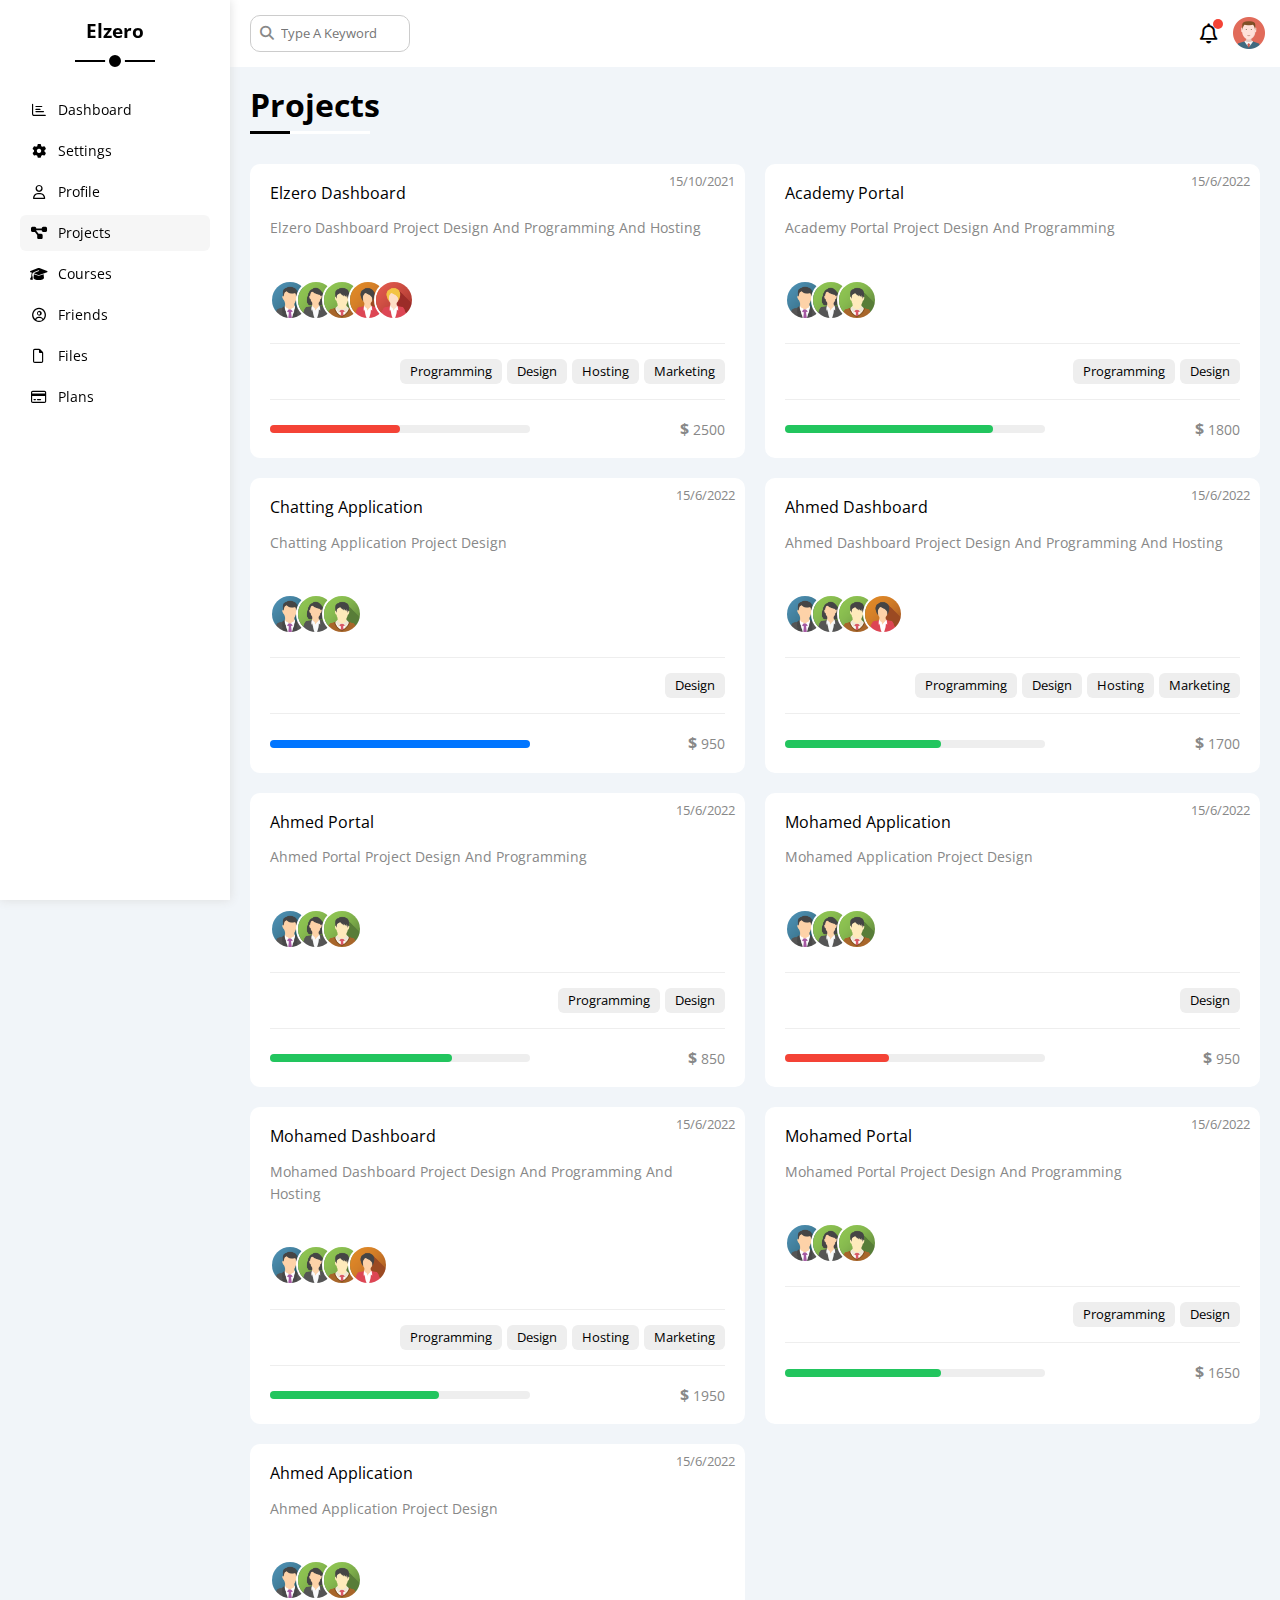
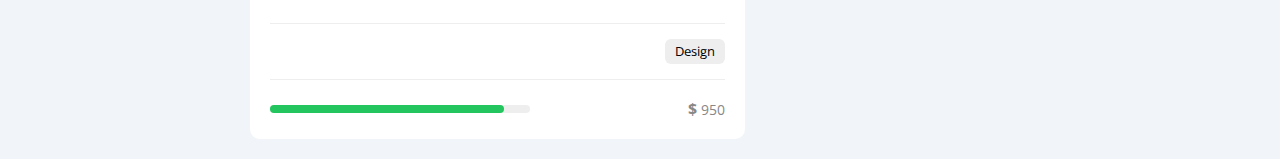
<file: projects.html>
<!DOCTYPE html>
<html lang="en">
<head>
  <meta charset="UTF-8">
  <meta http-equiv="X-UA-Compatible" content="ie=edge">
  <meta name="viewport" content="width=device-width, initial-scale=1.0">
  <title>Settings</title>

  <!-- Font Awesome Library -->
  <link rel="stylesheet" href="css/all.min.css">

  <!-- Render all elements normally  -->
  <link rel="stylesheet" href="css/normalize.css">

  <!-- Framework CSS Files -->
  <link rel="stylesheet" href="css/framework.css">

  <!-- Main Templete CSS Files -->
  <link rel="stylesheet" href="css/temp_four.css">

  <!-- Google Fonts -->
  <link rel="preconnect" href="https://fonts.googleapis.com">
  <link rel="preconnect" href="https://fonts.gstatic.com" crossorigin>
  <link href="https://fonts.googleapis.com/css2?family=Open+Sans:wght@300;500&display=swap" rel="stylesheet">

</head>
<body>
  <div class="page d-flex">
    <div class="sidebar p-20 bg-white">
      <h3 class="p-relative mt-0 txt-c">Elzero</h3>
      <ul>
        <li>
          <a href="index.html" class="d-flex align-center p-10 c-black rad-6 fs-14">
            <i class="fa-regular fa-chart-bar fa-fw"></i>
            <span>Dashboard</span>
          </a>
        </li>
        <li>
          <a href="settings.html" class="d-flex p-10 c-black rad-6 fs-14 align-center">
            <i class="fa-solid fa-gear fa-fw"></i>
            <span>Settings</span>
          </a>
        </li>
        <li>
          <a href="profile.html" class="d-flex p-10 c-black rad-6 fs-14 align-center">
            <i class="fa-regular fa-user fa-fw"></i>
            <span>Profile</span>
          </a>
          </li>
        <li>
          <a href="projects.html" class="active d-flex p-10 c-black rad-6 fs-14 align-center">
            <i class="fa-solid fa-diagram-project fa-fw"></i>
            <span>Projects</span>
          </a>
        </li>
        <li>
          <a href="courses.html" class="d-flex p-10 c-black rad-6 fs-14 align-center">
            <i class="fa-solid fa-graduation-cap fa-fw"></i>
            <span>Courses</span>
          </a>
        </li>
        <li>
          <a href="friends.html" class="d-flex p-10 c-black rad-6 fs-14 align-center">
            <i class="fa-regular fa-circle-user fa-fw"></i>
            <span>Friends</span>
          </a>
        </li>
        <li>
          <a href="files.html" class="d-flex p-10 c-black rad-6 fs-14 align-center">
            <i class="fa-regular fa-file fa-fw"></i>
            <span>Files</span>
          </a>
        </li>
        <li>
          <a href="plans.html" class="d-flex p-10 c-black rad-6 fs-14 align-center">
            <i class="fa-regular fa-credit-card fa-fw"></i>
            <span>Plans</span>
          </a>
        </li>
      </ul>
    </div>
    <div class="content w-full">
      <!-- Start Head -->
      <div class="head bg-white p-15 between-flex">
        <div class="search p-relative">
          <input class="p-10" type="search" placeholder="Type A Keyword">
        </div>
        <div class="icons d-flex align-center">
          <span class="notification p-relative">
            <i class="fa-regular fa-bell fa-lg"></i>
          </span>
          <img src="images/avatar.png" alt="avatar">
        </div>
      </div>
      <!-- End Head -->
      <h1 class="p-relative">Projects</h1>
      <div class="projects-page d-grid gap-20">
        <div class="box bg-white rad-10 p-20 p-relative">
          <span class="date c-grey fs-13">15/10/2021</span>
          <h4 class="fw-normal mb-15">Elzero Dashboard</h4>
          <p class="c-grey mb-20 fs-14">Elzero Dashboard Project Design And Programming And Hosting</p>
          <div class="team pt-20 pb-20">
            <a href="#"><img class="rad-50" src="images/team-01.png" alt="team"></a>
            <a href="#"><img class="rad-50" src="images/team-02.png" alt="team"></a>
            <a href="#"><img class="rad-50" src="images/team-03.png" alt="team"></a>
            <a href="#"><img class="rad-50" src="images/team-04.png" alt="team"></a>
            <a href="#"><img class="rad-50" src="images/team-05.png" alt="team"></a>
          </div>
          <div class="jobs pt-15 pb-15 d-flex align-center gap-5 fs-13">
            <span class="d-block btn-shape bg-eee">Programming</span>
            <span class="d-block btn-shape bg-eee">Design</span>
            <span class="d-block btn-shape bg-eee">Hosting</span>
            <span class="d-block btn-shape bg-eee">Marketing</span>
          </div>
          <div class="info pt-20 between-flex">
            <div class="progress p-relative bg-eee rad-10">
              <span style="width: 50%;" class="d-block h-full bg-red rad-10"></span>
            </div>
            <span class="c-grey fs-14"><b class="fs-16">$</b> 2500</span>
          </div>
        </div>
        <div class="box bg-white rad-10 p-20 p-relative">
          <span class="date c-grey fs-13">15/6/2022</span>
          <h4 class="fw-normal mb-15">Academy Portal</h4>
          <p class="c-grey mb-20 fs-14">Academy Portal Project Design And Programming</p>
          <div class="team pt-20 pb-20">
            <a href="#"><img class="rad-50" src="images/team-01.png" alt="team"></a>
            <a href="#"><img class="rad-50" src="images/team-02.png" alt="team"></a>
            <a href="#"><img class="rad-50" src="images/team-03.png" alt="team"></a>
          </div>
          <div class="jobs pt-15 pb-15 d-flex align-center gap-5 fs-13">
            <span class="d-block btn-shape bg-eee">Programming</span>
            <span class="d-block btn-shape bg-eee">Design</span>
          </div>
          <div class="info pt-20 between-flex">
            <div class="progress p-relative bg-eee rad-10">
              <span style="width: 80%;" class="d-block h-full bg-green rad-10"></span>
            </div>
            <span class="c-grey fs-14"><b class="fs-16">$</b> 1800</span>
          </div>
        </div>
        <div class="box bg-white rad-10 p-20 p-relative">
          <span class="date c-grey fs-13">15/6/2022</span>
          <h4 class="fw-normal mb-15">Chatting Application</h4>
          <p class="c-grey mb-20 fs-14">Chatting Application Project Design</p>
          <div class="team pt-20 pb-20">
            <a href="#"><img class="rad-50" src="images/team-01.png" alt="team"></a>
            <a href="#"><img class="rad-50" src="images/team-02.png" alt="team"></a>
            <a href="#"><img class="rad-50" src="images/team-03.png" alt="team"></a>
          </div>
          <div class="jobs pt-15 pb-15 d-flex align-center gap-5 fs-13">
            <span class="d-block btn-shape bg-eee">Design</span>
          </div>
          <div class="info pt-20 between-flex">
            <div class="progress p-relative bg-eee rad-10">
              <span style="width: 100%;" class="d-block h-full bg-blue rad-10"></span>
            </div>
            <span class="c-grey fs-14"><b class="fs-16">$</b> 950</span>
          </div>
        </div>
        <div class="box bg-white rad-10 p-20 p-relative">
          <span class="date c-grey fs-13">15/6/2022</span>
          <h4 class="fw-normal mb-15">Ahmed Dashboard</h4>
          <p class="c-grey mb-20 fs-14">Ahmed Dashboard Project Design And Programming And Hosting</p>
          <div class="team pt-20 pb-20">
            <a href="#"><img class="rad-50" src="images/team-01.png" alt="team"></a>
            <a href="#"><img class="rad-50" src="images/team-02.png" alt="team"></a>
            <a href="#"><img class="rad-50" src="images/team-03.png" alt="team"></a>
            <a href="#"><img class="rad-50" src="images/team-04.png" alt="team"></a>
          </div>
          <div class="jobs pt-15 pb-15 d-flex align-center gap-5 fs-13">
            <span class="d-block btn-shape bg-eee">Programming</span>
            <span class="d-block btn-shape bg-eee">Design</span>
            <span class="d-block btn-shape bg-eee">Hosting</span>
            <span class="d-block btn-shape bg-eee">Marketing</span>
          </div>
          <div class="info pt-20 between-flex">
            <div class="progress p-relative bg-eee rad-10">
              <span style="width: 60%;" class="d-block h-full bg-green rad-10"></span>
            </div>
            <span class="c-grey fs-14"><b class="fs-16">$</b> 1700</span>
          </div>
        </div>
        <div class="box bg-white rad-10 p-20 p-relative">
          <span class="date c-grey fs-13">15/6/2022</span>
          <h4 class="fw-normal mb-15">Ahmed Portal</h4>
          <p class="c-grey mb-20 fs-14">Ahmed Portal Project Design And Programming</p>
          <div class="team pt-20 pb-20">
            <a href="#"><img class="rad-50" src="images/team-01.png" alt="team"></a>
            <a href="#"><img class="rad-50" src="images/team-02.png" alt="team"></a>
            <a href="#"><img class="rad-50" src="images/team-03.png" alt="team"></a>
          </div>
          <div class="jobs pt-15 pb-15 d-flex align-center gap-5 fs-13">
            <span class="d-block btn-shape bg-eee">Programming</span>
            <span class="d-block btn-shape bg-eee">Design</span>
          </div>
          <div class="info pt-20 between-flex">
            <div class="progress p-relative bg-eee rad-10">
              <span style="width: 70%;" class="d-block h-full bg-green rad-10"></span>
            </div>
            <span class="c-grey fs-14"><b class="fs-16">$</b> 850</span>
          </div>
        </div>
        <div class="box bg-white rad-10 p-20 p-relative">
          <span class="date c-grey fs-13">15/6/2022</span>
          <h4 class="fw-normal mb-15">Mohamed Application</h4>
          <p class="c-grey mb-20 fs-14">Mohamed Application Project Design</p>
          <div class="team pt-20 pb-20">
            <a href="#"><img class="rad-50" src="images/team-01.png" alt="team"></a>
            <a href="#"><img class="rad-50" src="images/team-02.png" alt="team"></a>
            <a href="#"><img class="rad-50" src="images/team-03.png" alt="team"></a>
          </div>
          <div class="jobs pt-15 pb-15 d-flex align-center gap-5 fs-13">
            <span class="d-block btn-shape bg-eee">Design</span>
          </div>
          <div class="info pt-20 between-flex">
            <div class="progress p-relative bg-eee rad-10">
              <span style="width: 40%;" class="d-block h-full bg-red rad-10"></span>
            </div>
            <span class="c-grey fs-14"><b class="fs-16">$</b> 950</span>
          </div>
        </div>
        <div class="box bg-white rad-10 p-20 p-relative">
          <span class="date c-grey fs-13">15/6/2022</span>
          <h4 class="fw-normal mb-15">Mohamed Dashboard</h4>
          <p class="c-grey mb-20 fs-14">Mohamed Dashboard Project Design And Programming And Hosting</p>
          <div class="team pt-20 pb-20">
            <a href="#"><img class="rad-50" src="images/team-01.png" alt="team"></a>
            <a href="#"><img class="rad-50" src="images/team-02.png" alt="team"></a>
            <a href="#"><img class="rad-50" src="images/team-03.png" alt="team"></a>
            <a href="#"><img class="rad-50" src="images/team-04.png" alt="team"></a>
          </div>
          <div class="jobs pt-15 pb-15 d-flex align-center gap-5 fs-13">
            <span class="d-block btn-shape bg-eee">Programming</span>
            <span class="d-block btn-shape bg-eee">Design</span>
            <span class="d-block btn-shape bg-eee">Hosting</span>
            <span class="d-block btn-shape bg-eee">Marketing</span>
          </div>
          <div class="info pt-20 between-flex">
            <div class="progress p-relative bg-eee rad-10">
              <span style="width: 65%;" class="d-block h-full bg-green rad-10"></span>
            </div>
            <span class="c-grey fs-14"><b class="fs-16">$</b> 1950</span>
          </div>
        </div>
        <div class="box bg-white rad-10 p-20 p-relative">
          <span class="date c-grey fs-13">15/6/2022</span>
          <h4 class="fw-normal mb-15">Mohamed Portal</h4>
          <p class="c-grey mb-20 fs-14">Mohamed Portal Project Design And Programming</p>
          <div class="team pt-20 pb-20">
            <a href="#"><img class="rad-50" src="images/team-01.png" alt="team"></a>
            <a href="#"><img class="rad-50" src="images/team-02.png" alt="team"></a>
            <a href="#"><img class="rad-50" src="images/team-03.png" alt="team"></a>
          </div>
          <div class="jobs pt-15 pb-15 d-flex align-center gap-5 fs-13">
            <span class="d-block btn-shape bg-eee">Programming</span>
            <span class="d-block btn-shape bg-eee">Design</span>
          </div>
          <div class="info pt-20 between-flex">
            <div class="progress p-relative bg-eee rad-10">
              <span style="width: 60%;" class="d-block h-full bg-green rad-10"></span>
            </div>
            <span class="c-grey fs-14"><b class="fs-16">$</b> 1650</span>
          </div>
        </div>
        <div class="box bg-white rad-10 p-20 p-relative">
          <span class="date c-grey fs-13">15/6/2022</span>
          <h4 class="fw-normal mb-15">Ahmed Application</h4>
          <p class="c-grey mb-20 fs-14">Ahmed Application Project Design</p>
          <div class="team pt-20 pb-20">
            <a href="#"><img class="rad-50" src="images/team-01.png" alt="team"></a>
            <a href="#"><img class="rad-50" src="images/team-02.png" alt="team"></a>
            <a href="#"><img class="rad-50" src="images/team-03.png" alt="team"></a>
          </div>
          <div class="jobs pt-15 pb-15 d-flex align-center gap-5 fs-13">
            <span class="d-block btn-shape bg-eee">Design</span>
          </div>
          <div class="info pt-20 between-flex">
            <div class="progress p-relative bg-eee rad-10">
              <span style="width: 90%;" class="d-block h-full bg-green rad-10"></span>
            </div>
            <span class="c-grey fs-14"><b class="fs-16">$</b> 950</span>
          </div>
        </div>
      </div>
    </div>
  </div>
</body>
</html>
</file>
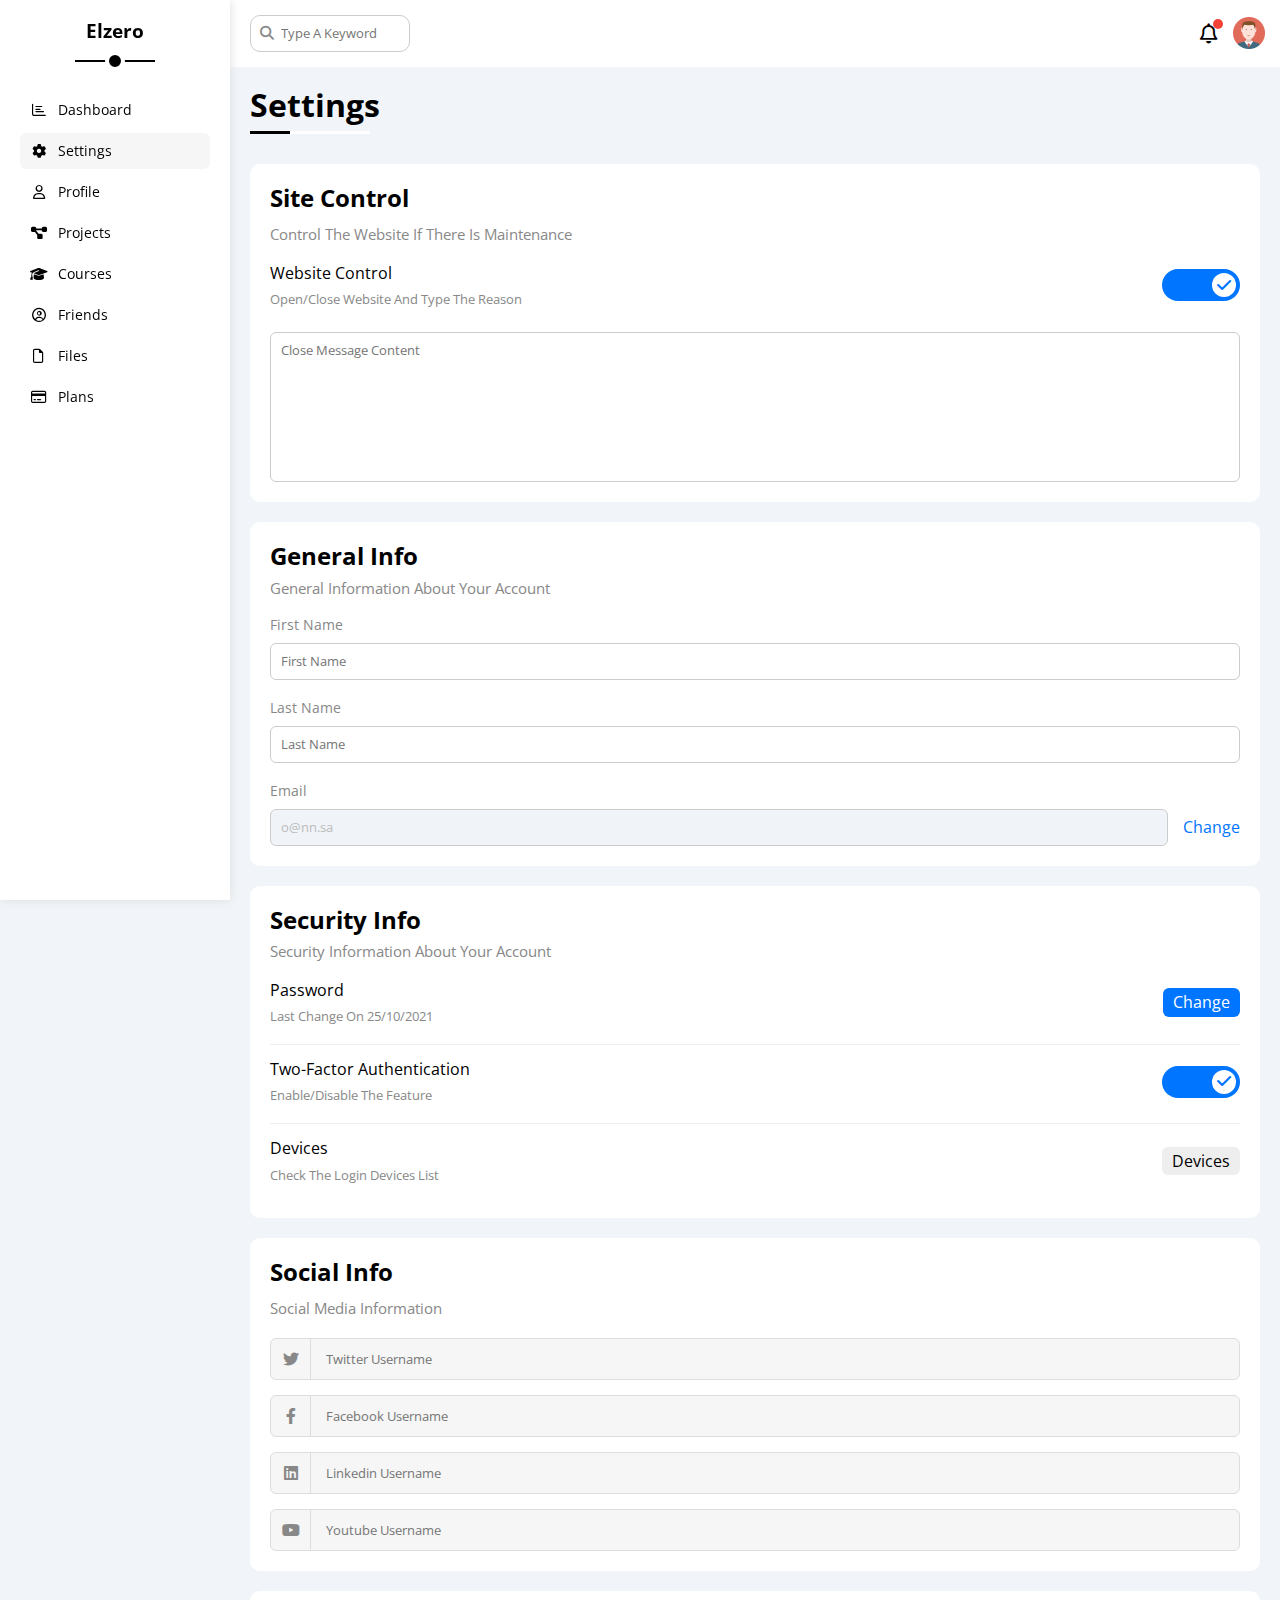
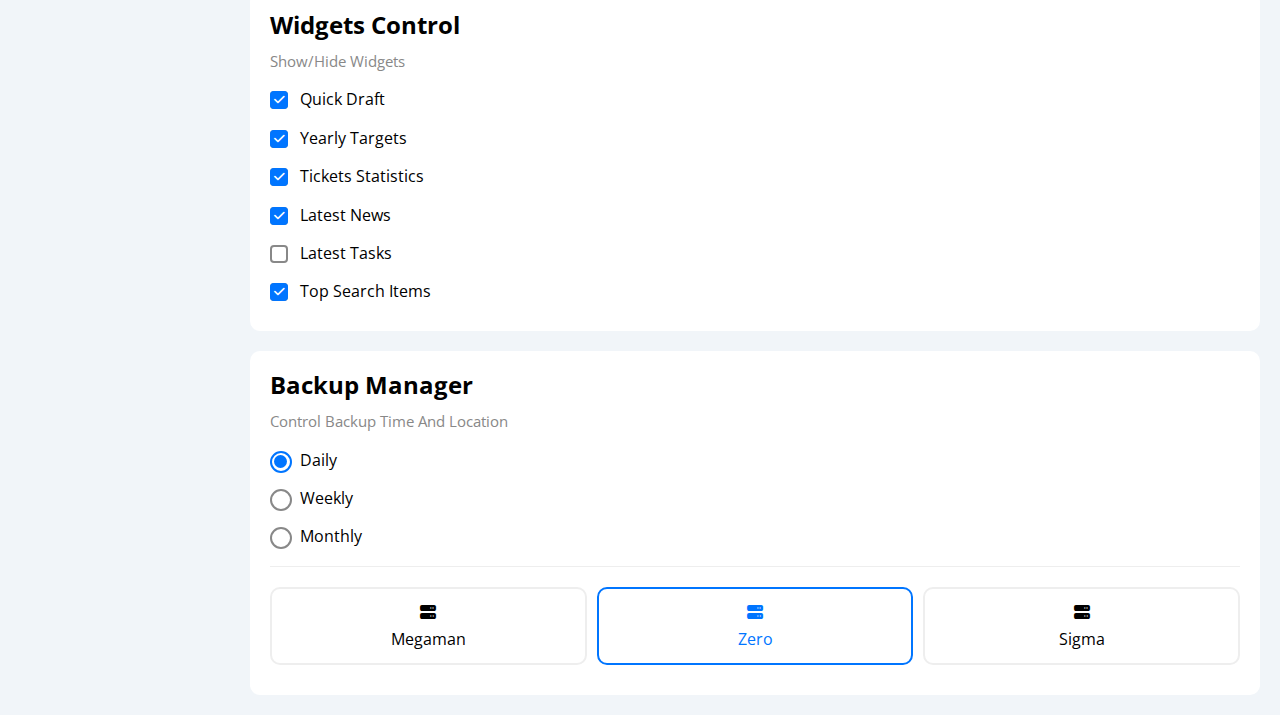
<file: settings.html>
<!DOCTYPE html>
<html lang="en">
<head>
  <meta charset="UTF-8">
  <meta http-equiv="X-UA-Compatible" content="ie=edge">
  <meta name="viewport" content="width=device-width, initial-scale=1.0">
  <title>Settings</title>

  <!-- Font Awesome Library -->
  <link rel="stylesheet" href="css/all.min.css">

  <!-- Render all elements normally  -->
  <link rel="stylesheet" href="css/normalize.css">

  <!-- Framework CSS Files -->
  <link rel="stylesheet" href="css/framework.css">

  <!-- Main Templete CSS Files -->
  <link rel="stylesheet" href="css/temp_four.css">

  <!-- Google Fonts -->
  <link rel="preconnect" href="https://fonts.googleapis.com">
  <link rel="preconnect" href="https://fonts.gstatic.com" crossorigin>
  <link href="https://fonts.googleapis.com/css2?family=Open+Sans:wght@300;500&display=swap" rel="stylesheet">

</head>
<body>
  <div class="page d-flex">
    <div class="sidebar p-20 bg-white">
      <h3 class="p-relative mt-0 txt-c">Elzero</h3>
      <ul>
        <li>
          <a href="index.html" class="d-flex align-center p-10 c-black rad-6 fs-14">
            <i class="fa-regular fa-chart-bar fa-fw"></i>
            <span>Dashboard</span>
          </a>
        </li>
        <li>
          <a href="settings.html" class="active d-flex p-10 c-black rad-6 fs-14 align-center">
            <i class="fa-solid fa-gear fa-fw"></i>
            <span>Settings</span>
          </a>
        </li>
        <li>
          <a href="profile.html" class="d-flex p-10 c-black rad-6 fs-14 align-center">
            <i class="fa-regular fa-user fa-fw"></i>
            <span>Profile</span>
          </a>
          </li>
        <li>
          <a href="projects.html" class="d-flex p-10 c-black rad-6 fs-14 align-center">
            <i class="fa-solid fa-diagram-project fa-fw"></i>
            <span>Projects</span>
          </a>
        </li>
        <li>
          <a href="courses.html" class="d-flex p-10 c-black rad-6 fs-14 align-center">
            <i class="fa-solid fa-graduation-cap fa-fw"></i>
            <span>Courses</span>
          </a>
        </li>
        <li>
          <a href="friends.html" class="d-flex p-10 c-black rad-6 fs-14 align-center">
            <i class="fa-regular fa-circle-user fa-fw"></i>
            <span>Friends</span>
          </a>
        </li>
        <li>
          <a href="files.html" class="d-flex p-10 c-black rad-6 fs-14 align-center">
            <i class="fa-regular fa-file fa-fw"></i>
            <span>Files</span>
          </a>
        </li>
        <li>
          <a href="plans.html" class="d-flex p-10 c-black rad-6 fs-14 align-center">
            <i class="fa-regular fa-credit-card fa-fw"></i>
            <span>Plans</span>
          </a>
        </li>
      </ul>
    </div>
    <div class="content w-full">
      <!-- Start Head -->
      <div class="head bg-white p-15 between-flex">
        <div class="search p-relative">
          <input class="p-10" type="search" placeholder="Type A Keyword">
        </div>
        <div class="icons d-flex align-center">
          <span class="notification p-relative">
            <i class="fa-regular fa-bell fa-lg"></i>
          </span>
          <img src="images/avatar.png" alt="avatar">
        </div>
      </div>
      <!-- End Head -->
      <h1 class="p-relative">Settings</h1>
      <div class="setting-page d-grid gap-20 p-relative">
        <!-- Start Site Control -->
        <div class="site-control bg-white rad-10 p-20">
          <h2 class="mb-15">Site Control</h2>
          <p class="c-grey fs-15 mb-20">Control The Website If There Is Maintenance</p>
          <div class="between-flex mb-25">
            <div class="text">
              <p class="mb-10">Website Control</p>
              <p class="fs-13 c-grey">Open/Close Website And Type The Reason</p>
            </div>
            <label>
              <input class="toggle-checkbox" type="checkbox" checked>
              <div class="toggle-switch"></div>
            </label>
          </div>
          <textarea class="fs-13 rad-6 w-full p-10 d-block" placeholder="Close Message Content"></textarea>
        </div>
        <!-- End Site Control -->
        <!-- Start General Info -->
        <div class="general-info bg-white rad-10 p-20">
          <h2 class="mb-10">General Info</h2>
          <p class="c-grey mb-20 fs-15">General Information About Your Account</p>
          <form>
            <div class="mb-20">
              <label class="c-grey fs-14 d-block mb-10" for="firsr-name">First Name</label>
              <input class="fs-13 p-10 rad-6 w-full b-ccc" type="text" name="firat-name" id="firsr-name" placeholder="First Name">
            </div>
            <div class="mb-20">
              <label class="c-grey fs-14 d-block mb-10" for="last-name">Last Name</label>
              <input class="fs-13 p-10 rad-6 w-full b-ccc" type="text" name="last-name" id="last-name" placeholder="Last Name">
            </div>
            <div>
              <label class="c-grey fs-14 d-block mb-10" for="name">Email</label>
              <div class="between-flex gap-15">
                <input class="fs-13 p-10 rad-6 b-ccc w-full" type="email" name="mail" id="mail" placeholder="o@nn.sa" disabled>
                <a href="#" class="c-blue">Change</a>
              </div>
            </div>
          </form>
        </div>
        <!-- End General Info -->
        <!-- Start Security Info -->
        <div class="security-info bg-white rad-10 p-20">
          <h2 class="mb-10">Security Info</h2>
          <p class="c-grey mb-20 fs-15">Security Information About Your Account</p>
          <div class="box between-flex mb-15 pb-20">
            <div>
              <p class="mb-10">Password</p>
              <p class="c-grey fs-13">Last Change On 25/10/2021</p>
            </div>
            <a href="#" class="btn-shape d-block bg-blue c-white">Change</a>
          </div>
          <div class="box between-flex mb-15 pb-20">
            <div>
              <p class="mb-10">Two-Factor Authentication</p>
              <p class="c-grey fs-13">Enable/Disable The Feature</p>
            </div>
            <label>
              <input class="toggle-checkbox" type="checkbox" checked>
              <div class="toggle-switch"></div>
            </label>
          </div>
          <div class="box between-flex pb-15">
            <div>
              <p class="mb-10">Devices</p>
              <p class="c-grey fs-13">Check The Login Devices List</p>
            </div>
            <a href="#" class="btn-shape d-block bg-eee c-black">Devices</a>
          </div>
        </div>
        <!-- End Security Info -->
        <!-- Start Social Info -->
        <div class="social-info bg-white rad-10 p-20">
          <h2 class="mb-15">Social Info</h2>
          <p class="fs-15 c-grey mb-20">Social Media Information</p>
          <div class="box d-flex align-center rad-6 b-ddd mb-15">
            <i class="fa-brands fa-twitter center-flex c-grey p-10"></i>
            <input class="fs-13 b-none" type="text" placeholder="Twitter Username">
          </div>
          <div class="box d-flex rad-6 b-ddd mb-15">
            <i class="fa-brands fa-facebook-f center-flex c-grey p-10"></i>
            <input class="fs-13 b-none" type="text" placeholder="Facebook Username">
          </div>
          <div class="box d-flex rad-6 b-ddd mb-15">
            <i class="fa-brands fa-linkedin center-flex c-grey p-10"></i>
            <input class="fs-13 b-none" type="text" placeholder="Linkedin Username">
          </div>
          <div class="box d-flex rad-6 b-ddd">
            <i class="fa-brands fa-youtube center-flex c-grey p-10"></i>
            <input class="fs-13 b-none" type="text" placeholder="Youtube Username">
          </div>
        </div>
        <!-- End Social Info -->
        <!-- Start Widgets Control -->
        <div class="widgets-control bg-white rad-10 p-20">
          <h2 class="mb-15">Widgets Control</h2>
          <p class="fs-15 c-grey mb-20">Show/Hide Widgets</p>
          <div class="mb-20 d-flex align-center">
            <input type="checkbox" id="one" checked>
            <label for="one">Quick Draft</label>
          </div>
          <div class="mb-20 d-flex align-center">
            <input type="checkbox" id="two" checked>
            <label for="two">Yearly Targets</label>
          </div>
          <div class="mb-20 d-flex align-center">
            <input type="checkbox" id="three" checked>
            <label for="three">Tickets Statistics</label>
          </div>
          <div class="mb-20 d-flex align-center">
            <input type="checkbox" id="four" checked>
            <label for="four">Latest News</label>
          </div>
          <div class="mb-20 d-flex align-center">
            <input type="checkbox" id="five">
            <label for="five">Latest Tasks</label>
          </div>
          <div class="mb-10 d-flex align-center">
            <input type="checkbox" id="six" checked>
            <label for="six">Top Search Items</label>
          </div>
        </div>
        <!-- End Widgets Control -->
        <!-- Start Backup Manager -->
        <div class="backup-manager bg-white rad-10 p-20">
          <h2 class="mb-15">Backup Manager</h2>
          <p class="fs-15 c-grey mb-20">Control Backup Time And Location</p>
          <div class="date d-flex align-center mb-20">
            <input type="radio" name="time" id="Daily" checked>
            <label for="Daily">Daily</label>
          </div>
          <div class="date d-flex align-center mb-20">
            <input type="radio" name="time" id="Weekly">
            <label for="Weekly">Weekly</label>
          </div>
          <div class="date d-flex align-center mb-20">
            <input type="radio" name="time" id="Monthly">
            <label for="Monthly">Monthly</label>
          </div>
          <div class="server pt-20 d-flex align-center gap-10 mb-10">
            <input type="radio" name="server" id="Megaman">
            <div class="txt-c w-full">
              <label for="Megaman"><i class="fa-solid fa-server d-block mb-10"></i> Megaman</label>
            </div>
            <input type="radio" name="server" id="Zero" checked>
            <div class="txt-c w-full">
              <label for="Zero"><i class="fa-solid fa-server d-block mb-10"></i> Zero</label>
            </div>
            <input type="radio" name="server" id="Sigma">
            <div class="txt-c w-full">
              <label for="Sigma"><i class="fa-solid fa-server d-block mb-10"></i> Sigma</label>
            </div>
          </div>
        </div>
        <!-- End Backup Manager -->
      </div>
    </div>
  </div>
</body>
</html>
</file>
<file: css/framework.css>
/* Start Variables */
:root {
  --blue-color: #0075ff;
  --blue-alt-color: #0d69d5;
  --orange-color: #f59e0b;
  --green-color: #22c55e;
  --red-color: #f44336;
  --grey-color: #888;
}
/* End Variables */
/* Start paddind and margin */
.p-0 {
  padding: 0;
}
.p-5 {
  padding: 5px;
}
.p-10 {
  padding: 10px;
}
.p-15 {
  padding: 15px;
}
.p-20 {
  padding: 20px;
}
.pt-5 {
  padding-top: 5px;
}
.pt-10 {
  padding-top: 10px;
}
.pt-15 {
  padding-top: 15px;
}
.pt-20 {
  padding-top: 20px;
}
.pb-5 {
  padding-bottom: 5px;
}
.pb-10 {
  padding-bottom: 10px;
}
.pb-15 {
  padding-bottom: 15px;
}
.pb-20 {
  padding-bottom: 20px;
}
.m-auto {
  margin: auto;
}
.m-0 {
  margin: 0;
}
.m-5 {
  margin: 5px;
}
.m-10 {
  margin: 10px;
}
.m-15 {
  margin: 15px;
}
.m-20 {
  margin: 20px;
}
.mt-0 {
  margin-top: 0;
}
.mt-5 {
  margin-top: 5px;
}
.mt-10 {
  margin-top: 10px;
}
.mt-15 {
  margin-top: 15px;
}
.mt-20 {
  margin-top: 20px;
}
.mt-25 {
  margin-top: 25px;
}
.mb-0 {
  margin-bottom: 0;
}
.mb-5 {
  margin-bottom: 5px;
}
.mb-10 {
  margin-bottom: 10px;
}
.mb-15 {
  margin-bottom: 15px;
}
.mb-20 {
  margin-bottom: 20px;
}
.mb-25 {
  margin-bottom: 25px;
}
/* End paddind and margin */

/* Start Radius */
.rad-6 {
  border-radius: 6px;
  -webkit-border-radius: 6px;
  -moz-border-radius: 6px;
  -ms-border-radius: 6px;
  -o-border-radius: 6px;
}
.rad-10 {
  border-radius: 10px;
  -webkit-border-radius: 10px;
  -moz-border-radius: 10px;
  -ms-border-radius: 10px;
  -o-border-radius: 10px;
}
.rad-50 {
  border-radius: 50%;
  -webkit-border-radius: 50%;
  -moz-border-radius: 50%;
  -ms-border-radius: 50%;
  -o-border-radius: 50%;
}
/* End Radius */

/* Start bg-color and Color */
.bg-white {
  background-color: white;
}
.bg-eee {
  background-color: #eee;
}
.bg-blue {
  background-color: var(--blue-color);
}
.bg-blue-alt {
  background-color: var(--blue-alt-color);
}
.bg-green {
  background-color: var(--green-color);
}
.bg-red {
  background-color: var(--red-color);
}
.bg-orange {
  background-color: var(--orange-color);
}
.bg-grey {
  background-color: var(--grey-color);
}
.c-white {
  color: white;
}
.c-black {
  color: black;
}
.c-blue {
  color: var(--blue-color);
}
.c-blue-alt {
  color: var(--blue-alt-color);
}
.c-green {
  color: var(--green-color);
}
.c-red {
  color: var(--red-color);
}
.c-orange {
  color: var(--orange-color);
}
.c-grey {
  color: var(--grey-color);
}
/* End Color */

/* Start Display, Flex and position*/
@media (max-width: 767px) {
  .block-mobile {
    display: block;
  }
  .hide-mobile {
    display: none;
  }
}
.d-block {
  display: block;
}
.d-flex {
  display: flex;
}
.f-wrap {
  flex-wrap: wrap;
}
.flex-1 {
  flex: 1;
}
.d-grid {
  display: grid;
}
.align-center {
  align-items: center;
}
.justify-center {
  justify-content: center;
}
.center-flex {
  display: flex;
  align-items: center;
  justify-content: center;
}
.space-between {
  justify-content: space-between;
}
.between-flex {
  display: flex;
  align-items: center;
  justify-content: space-between;
}
.gap-5 {
  gap: 5px;
}
.gap-10 {
  gap: 10px;
}
.gap-15 {
  gap: 15px;
}
.gap-20 {
  gap: 20px;
}
.p-relative {
  position: relative;
}
/* End Flex and position*/

/* Start Font and text */
.fs-13 {
  font-size: 13px;
}
.fs-14 {
  font-size: 14px;
}
.fs-15 {
  font-size: 15px;
}
.fs-16 {
  font-size: 16px;
}
.fs-18 {
  font-size: 18px;
}
.fs-20 {
  font-size: 20px;
}
.fs-25 {
  font-size: 25px;
}
.fs-30 {
  font-size: 30px;
}
.fs-40 {
  font-size: 40px;
}
.fw-bold {
  font-weight: bold;
}
.fw-normal {
  font-weight: normal;
}
.line-H-1-5 {
  line-height: 1.5;
}
.line-H-1-7 {
  line-height: 1.7;
}
.line-H-1-8 {
  line-height: 1.8;
}
.line-H-2 {
  line-height: 2;
}
.txt-c {
  text-align: center;
}
@media (max-width: 767px) {
  .txt-c-mobile {
    text-align: center;
  }
}
/* End Font and text */

/* Start Width and Height */
.w-full {
  width: 100%;
}
.h-full {
  height: 100%;
}
.w-fit {
  width: fit-content;
}
.h-fit {
  height: fit-content;
}
/* End Width and Height */

.btn-shape {
  padding: 5px 10px;
  border-radius: 6px;
  -webkit-border-radius: 6px;
  -moz-border-radius: 6px;
  -ms-border-radius: 6px;
  -o-border-radius: 6px;
}

/* Start Border */
.b-none {
  border: none;
}
.b-ccc {
  border: 1px solid #ccc;
}
.b-ddd {
  border: 1px solid #ddd;
}
.b-eee {
  border: 1px solid #eee;
}
/* End Border */
</file>
<file: css/temp_four.css>
/* Start Variables */
:root {
  --blue-color: #0075ff;
  --blue-alt-color: #0d69d5;
  --orange-color: #f59e0b;
  --green-color: #22c55e;
  --red-color: #f44336;
  --grey-color: #888;
}
/* End Variables */

/* Start Global Rules */
* {
  -webkit-box-sizing: border-box;
  -moz-box-sizing: border-box;
  box-sizing: border-box;
  padding: 0;
  margin: 0;
}
html {
  scroll-behavior: smooth;
}
body {
  font-family: 'Open Sans', sans-serif;
  margin: 0;
}
ul {
  list-style: none;
  padding: 0;
}
a {
  text-decoration: none;
}
*:focus {
  outline: none;
}
::-webkit-scrollbar {
  width: 16px;
}
::-webkit-scrollbar-track {
  background-color: white;
  margin: 10px;
}
::-webkit-scrollbar-thumb {
  background-color: var(--blue-color);
  border-radius: 100px;
  -webkit-border-radius: 100px;
  -moz-border-radius: 100px;
  -ms-border-radius: 100px;
  -o-border-radius: 100px;
}
::-webkit-scrollbar-thumb:hover {
  background-color: var(--red-color);
}
::-webkit-scrollbar-button:single-button {
  border: 8px solid;
  height: 20px;
}
::-webkit-scrollbar-button:single-button:vertical:decrement {
  border-color: transparent transparent var(--blue-color);
}
::-webkit-scrollbar-button:single-button:hover:vertical:decrement {
  border-color: transparent transparent var(--red-color);
}
::-webkit-scrollbar-button:single-button:vertical:increment {
  border-color: var(--blue-color) transparent transparent transparent;
}
::-webkit-scrollbar-button:single-button:hover:vertical:increment {
  border-color: var(--red-color) transparent transparent transparent;
}
::-webkit-scrollbar-button:single-button:horizontal:decrement {
  border-color: transparent var(--blue-color) transparent transparent;
}
::-webkit-scrollbar-button:single-button:hover:horizontal:decrement {
  border-color: transparent var(--red-color) transparent transparent;
}
::-webkit-scrollbar-button:single-button:horizontal:increment {
  border-color: transparent transparent transparent var(--blue-color);
}
::-webkit-scrollbar-button:single-button:hover:horizontal:increment {
  border-color: transparent transparent transparent var(--red-color);
}
/* End Global Rules */

.page {
  background-color: #f1f5f9;
  min-height: 100vh;
}

/* Start Sidebar */
.sidebar {
  width: 230px;
  height: 100%;
  box-shadow: 0 0 10px #ddd;
  position: fixed;
  top: 0;
  left: 0;
}
.sidebar > h3 {
  margin-bottom: 50px;
}
.sidebar > h3::before,
.sidebar > h3::after {
  content: '';
  position: absolute;
  background-color: black;
  left: 50%;
}
.sidebar > h3::before {
  height: 1.5px;
  width: 80px;
  bottom: -20px;
  transform: translateX(-50%);
  -webkit-transform: translateX(-50%);
  -moz-transform: translateX(-50%);
  -ms-transform: translateX(-50%);
  -o-transform: translateX(-50%);
}
.sidebar > h3::after {
  width: 12px;
  aspect-ratio: 1;
  border: 4px solid white;
  bottom: -19px;
  transform: translate(-50% , 50%);
  border-radius: 50%;
  -webkit-border-radius: 50%;
  -moz-border-radius: 50%;
  -ms-border-radius: 50%;
  -o-border-radius: 50%;
  -webkit-transform: translate(-50% , 50%);
  -moz-transform: translate(-50% , 50%);
  -ms-transform: translate(-50% , 50%);
  -o-transform: translate(-50% , 50%);
}
.sidebar ul li a {
  gap: 10px;
  margin-bottom: 5px;
  transition: 0.3s;
  -webkit-transition: 0.3s;
  -moz-transition: 0.3s;
  -ms-transition: 0.3s;
  -o-transition: 0.3s;
}
.sidebar ul li :is(a.active , a:hover) {
  background-color: #f6f6f6;
}
@media (max-width: 767px) {
  .sidebar {
    width: 58px;
    padding: 10px;
  }
  .sidebar > h3 {
    font-size: 13px;
    margin-bottom: 15px;
  }
  .sidebar > h3::before,
  .sidebar > h3::after {
    display: none;
  }
  .sidebar ul li a span {
    display: none;
  }
}
/* End Sidebar */

/* Start Content */
.content {
  overflow: hidden;
  margin-left: 230px;
}
@media (max-width: 767px) {
  .content {
    margin-left: 58px;
  }
}
.content .head .search::before {
  font-family: var(--fa-style-family-classic);
  content: '\f002';
  font-weight: 900;
  position: absolute;
  font-size: 14px;
  color: var(--grey-color);
  left: 15px;
  top: 50%;
  transform: translateY(-50%);
  -webkit-transform: translateY(-50%);
  -moz-transform: translateY(-50%);
  -ms-transform: translateY(-50%);
  -o-transform: translateY(-50%);
}
.content .head .search input {
  border: 1px solid #ccc;
  font-size: 13px;
  width: 160px;
  margin-left: 5px;
  padding-left: 30px;
  transition: width 0.3s;
  border-radius: 10px;
  -webkit-border-radius: 10px;
  -moz-border-radius: 10px;
  -ms-border-radius: 10px;
  -o-border-radius: 10px;
  -webkit-transition: width 0.3s;
  -moz-transition: width 0.3s;
  -ms-transition: width 0.3s;
  -o-transition: width 0.3s;
}
.content .head .search input:focus {
  width: 200px;
}
.content .head .search input:focus::placeholder {
  opacity: 0;
}
.content .head .icons .notification::before {
  content: '';
  position: absolute;
  width: 10px;
  aspect-ratio: 1;
  background-color: var(--red-color);
  right: -5px;
  top: -5px;
  border-radius: 50%;
  -webkit-border-radius: 50%;
  -moz-border-radius: 50%;
  -ms-border-radius: 50%;
  -o-border-radius: 50%;
}
.content .head .icons img {
  width: 32px;
  aspect-ratio: 1;
  margin-left: 15px;
}
.page .content h1 {
  margin: 20px 20px 40px;
}
.page .content h1::before,
.page .content h1::after {
  content: '';
  position: absolute;
  height: 3px;
  bottom: -10px;
  left: 0;
}
.page .content h1::before {
  background-color: white;
  width: 120px;
}
.page .content h1::after {
  background-color: black;
  width: 40px;
}
.content .wrapper {
  grid-template-columns: repeat(auto-fill, minmax(450px, 1fr));
  margin-inline: 20px;
  margin-bottom: 20px;
}
@media (max-width: 767px) {
  .content .wrapper {
    grid-template-columns: minmax(200px, 1fr);
    margin-inline: 10px;
    gap: 10px;
    margin-bottom: 10px;
  }
}
/* Start Welcome */
.content .wrapper .welcome {
  overflow: hidden;
}
@media (max-width: 767px) {
  .content .wrapper .welcome .intro {
    justify-content: center;
  }
}
.content .wrapper .welcome .intro div p {
  margin-bottom: 16px;
}
.content .wrapper .welcome .intro img {
  width: 200px;
  margin-bottom: -10px;
}
.content .wrapper .welcome .avatar {
  width: 64px;
  padding: 2px;
  aspect-ratio: 1;
  border: 2px solid white;
  box-shadow: 0 0 5px #ddd;
  margin-top: -32px;
  margin-left: 20px;
  border-radius: 50%;
  -webkit-border-radius: 50%;
  -moz-border-radius: 50%;
  -ms-border-radius: 50%;
  -o-border-radius: 50%;
}
.content .wrapper .welcome .body {
  border-top: 1px solid #eee;
  border-bottom: 1px solid #eee;
}
.content .wrapper .welcome .body > div {
  flex: 1;
}
.content .wrapper .welcome .visit {
  margin: 0 15px 15px auto;
  transition: 0.3s;
  -webkit-transition: 0.3s;
  -moz-transition: 0.3s;
  -ms-transition: 0.3s;
  -o-transition: 0.3s;
}
.content .wrapper .welcome .visit:hover {
  background-color: var(--blue-alt-color);
}
@media (max-width:767px) {
  .content .wrapper .welcome .intro {
    padding-bottom: 30px;
  }
  .content .wrapper .welcome .avatar {
    margin-left: 0;
  }
  .content .wrapper .welcome .body {
    flex-direction: column;
    gap: 20px;
  }
}
/* End Welcone */

/* Start Quick-Draft */
.quick-draft form :is(input[type='text'], textarea) {
  font-size: 13px;
}
.quick-draft form textarea {
  min-height: 200px;
  resize: none;
}
.quick-draft form .save {
  margin-left: auto;
  cursor: pointer;
  transition: 0.3s;
  -webkit-transition: 0.3s;
  -moz-transition: 0.3s;
  -ms-transition: 0.3s;
  -o-transition: 0.3s;
}
.quick-draft form .save:hover {
  background-color: var(--blue-alt-color);
}
/* End Quick-Draft */

/* Start Yearly Targets */
.target-row .icon {
  margin-right: 15px;
  width: 80px;
  height: 80px;
}
.target-row .details {
  flex: 1;
}
.target-row .details .progress {
  height: 4px;
}
.target-row.blue :is(.icon, .progress) {
  background-color: rgb(0, 119, 255,0.2);
}
.target-row.orange :is(.icon, .progress) {
  background-color: rgb(245, 159, 10,0.2)
}
.target-row.green :is(.icon, .progress) {
  background-color: rgb(33, 196, 93,0.2);
}
.target-row .details .progress > span {
  position: absolute;
  height: 100%;
  top: 0;
  left: 0;
}
.target-row .details .progress > span > span {
  padding: 4px 5px;
  font-size: 13px;
  position: absolute;
  right: 0;
  top: -30px;
  transform: translateX(50%);
  -webkit-transform: translateX(50%);
  -moz-transform: translateX(50%);
  -ms-transform: translateX(50%);
  -o-transform: translateX(50%);
}
.target-row .details .progress > span > span::after {
  position: absolute;
  content: '';
  border: 5px solid;
  border-color: transparent;
  top: 100%;
  left: 50%;
  transform: translateX(-50%);
  -webkit-transform: translateX(-50%);
  -moz-transform: translateX(-50%);
  -ms-transform: translateX(-50%);
  -o-transform: translateX(-50%);
}
.target-row.blue .details .progress > span > span::after {
  border-top-color: var(--blue-color);
}
.target-row.orange .details .progress > span > span::after {
  border-top-color: var(--orange-color);
}
.target-row.green .details .progress > span > span::after {
  border-top-color: var(--green-color);
}
/* End Yearly Targets */
/* Start Tickets Statistics */
.tickets .box {
  border: 1px solid #ccc;
  flex-basis: calc(50% - 10px);
}
@media (max-width: 767px) {
  .tickets .box {
    flex-basis: 100%;
  }
}
/* End Tickets Statistics */

/* Start Lastest News */
.news .box:not(:last-of-type) {
  border-bottom: 1px solid #eee;
  padding-bottom: 20px;
}
@media (max-width: 767px) {
  .news .box {
    flex-direction: column;
    gap: 10px;
    text-align: center;
  }
}
.news .box img {
  width: 100px;
  border-radius: 6px;
  -webkit-border-radius: 6px;
  -moz-border-radius: 6px;
  -ms-border-radius: 6px;
  -o-border-radius: 6px;
}
.news .box .info {
  flex: 1;
}
/* End Lastest News */

/* Start Lastest Tasks */
.latest-tasks .task-row:not(:last-of-type) {
  border-bottom: 1px solid #eee;
  padding-bottom: 15px;
}
.latest-tasks .task-row:nth-of-type(4) .info {
  text-decoration: line-through;
}
.latest-tasks .task-row:nth-of-type(4) {
  opacity: 0.3;
}
.latest-tasks .task-row .delete {
  cursor: pointer;
  transition: 0.3s;
  -webkit-transition: 0.3s;
  -moz-transition: 0.3s;
  -ms-transition: 0.3s;
  -o-transition: 0.3s;
}
.latest-tasks .task-row .delete:hover {
  color: var(--red-color);
}
/* End Lastest Tasks */

/* Start Latest Upload */
.latest-upload .upload-row:not(:last-of-type) {
  border-bottom: 1px solid #eee;
  padding-bottom: 10px;
  margin-bottom: 10px;
}
.latest-upload .upload-row img {
  width: 40px;
  height: 40px;
  margin-right: 10px;
}
.latest-upload .upload-row .info {
  flex: 1;
}
/* End Latest Upload */

/* Start Last Project  */
.last-project .box::before {
  content: '';
  position: absolute;
  height: 95%;
  width: 2px;
  background-color: var(--blue-color);
  left: 9px;
}
.last-project .box > div .circle {
  z-index: 1;
  background-color: var(--blue-color);
  width: 20px;
  aspect-ratio: 1;
  border: 2px solid white;
  outline: 2px solid var(--blue-color);
  border-radius: 50%;
  -webkit-border-radius: 50%;
  -moz-border-radius: 50%;
  -ms-border-radius: 50%;
  -o-border-radius: 50%;
}
.last-project .box > div:last-of-type .circle {
  background-color: white;
}
.last-project .box > div:nth-child(4) .circle {
  animation: change-color 0.8s infinite alternate;
  -webkit-animation: change-color 0.8s infinite alternate;
}
.last-project .launch-icon {
  position: absolute;
  width: 160px;
  right: 0;
  bottom: 0;
  opacity: 0.1;
}
/* End Last Project  */

/* Start Reminders */
.reminders .box {
  border-left: 2px solid;
  padding-left: 15px;
  margin-left: 30px;
}
.reminders .box::before {
  content: '';
  position: absolute;
  left: -30px;
  top: 50%;
  width: 15px;
  aspect-ratio: 1;
  transform: translateY(-50%);
  border-radius: 50%;
  -webkit-border-radius: 50%;
  -moz-border-radius: 50%;
  -ms-border-radius: 50%;
  -o-border-radius: 50%;
  -webkit-transform: translateY(-50%);
  -moz-transform: translateY(-50%);
  -ms-transform: translateY(-50%);
  -o-transform: translateY(-50%);
}
.reminders .box.blue {
  border-color: var(--blue-color);
}
.reminders .box.green {
  border-color: var(--green-color);
}
.reminders .box.orange {
  border-color: var(--orange-color);
}
.reminders .box.red {
  border-color: var(--red-color);
}
.reminders .box.blue::before {
  background-color: var(--blue-color);
}
.reminders .box.green::before {
  background-color: var(--green-color);
}
.reminders .box.orange::before {
  background-color: var(--orange-color);
}
.reminders .box.red::before {
  background-color: var(--red-color);
}
/* End Reminders */

/* Start Latest Post */
.latest-post > div:not(:last-child) {
  border-bottom: 1px solid #eee;
}
.latest-post > div img {
  width: 50px;
}
/* End Latest Post */

/* Start Social Media */
.social-media .box {
  padding-left: 70px;
}
.social-media .box.twitter {
  background-color: rgb(28, 160, 242, 0.2);
  color: #1da1f2;
}
.social-media .box.facebook {
  background-color: rgb(24, 118, 242, 0.2);
  color: #1877f2;
}
.social-media .box.youtube {
  background-color: rgb(255, 0, 0, 0.2);
  color: #ff0000;
}
.social-media .box.linkedin {
  background-color: rgb(0, 116, 179, 0.2);
  color: #0077b5;
}
.social-media .box i {
  position: absolute;
  width: 52px;
  aspect-ratio: 1;
  left: 0;
  top: 0;
  transition: 0.3s;
  -webkit-transition: 0.3s;
  -moz-transition: 0.3s;
  -ms-transition: 0.3s;
  -o-transition: 0.3s;
}
.social-media .box i:hover {
  transform: rotate(5deg);
  -webkit-transform: rotate(5deg);
  -moz-transform: rotate(5deg);
  -ms-transform: rotate(5deg);
  -o-transform: rotate(5deg);
}
.social-media .box.twitter :is(i , a) {
  background-color: #1da1f2;
}
.social-media .box.box.facebook :is(i , a) {
  background-color: #1877f2;
}
.social-media .box.box.youtube :is(i , a) {
  background-color: #ff0000;
}
.social-media .box.box.linkedin :is(i , a) {
  background-color: #0077b5;
}
/* End Social Media */
/* Start Projects */
@media (max-width: 767px) {
  .projects {
    margin: 10px;
  }
}
.project-responsive-table {
  overflow-x: auto;
}
.projects table {
  border-collapse: collapse;
  text-align: left;
  min-width: 1000px;
}
.projects table thead tr th {
  background-color: #eee;
}
.projects table :is(th, td) {
  border: 1px solid #eee;
  padding: 15px;
  transition: 0.3s;
  -webkit-transition: 0.3s;
  -moz-transition: 0.3s;
  -ms-transition: 0.3s;
  -o-transition: 0.3s;
}
.projects table tbody tr:hover td {
  background-color: #faf7f7;
}
.projects table tbody tr td img {
  width: 32px;
  aspect-ratio: 1;
  border: 3px solid white;
  border-radius: 50%;
  -webkit-border-radius: 50%;
  -moz-border-radius: 50%;
  -ms-border-radius: 50%;
  -o-border-radius: 50%;
}
.projects table tbody tr td img:not(:first-of-type) {
  margin-left: -20px;
}
/* End Projects */
/* End Content */

/* Start Settings */
/* Start setting-page */
.page .content .setting-page {
  grid-template-columns: repeat(auto-fill, minmax(500px, 1fr));
  margin-bottom: 20px;
  margin-inline: 20px;
}
@media (max-width: 767px) {
  .page .content .setting-page {
    grid-template-columns: minmax(100px, 1fr);
    gap: 10px;
    margin-bottom: 10px;
    margin-inline: 10px;
  }
}
/* End setting-page */

/* Start Label */
.toggle-checkbox {
  -webkit-appearance: none;
  appearance: none;
  display: none;
}
.toggle-switch {
  position: relative;
  width: 78px;
  height: 32px;
  background-color: #ccc;
  transition: 0.3s;
  border-radius: 16px;
  -webkit-border-radius: 16px;
  -moz-border-radius: 16px;
  -ms-border-radius: 16px;
  -o-border-radius: 16px;
  -webkit-transition: 0.3s;
  -moz-transition: 0.3s;
  -ms-transition: 0.3s;
  -o-transition: 0.3s;
}
.toggle-switch::before {
  font-family: var(--fa-style-family-classic);
  content: '\f00d';
  font-weight: 900;
  position: absolute;
  color: #ccc;
  background-color: white;
  width: 24px;
  aspect-ratio: 1;
  left: 4px;
  top: 4px;
  display: flex;
  align-items: center;
  justify-content: center;
  transition: 0.3s;
  border-radius: 50%;
  -webkit-border-radius: 50%;
  -moz-border-radius: 50%;
  -ms-border-radius: 50%;
  -o-border-radius: 50%;
  -webkit-transition: 0.3s;
  -moz-transition: 0.3s;
  -ms-transition: 0.3s;
  -o-transition: 0.3s;
}
.toggle-checkbox:checked + .toggle-switch {
  background-color: var(--blue-color);
}
.toggle-checkbox:checked + .toggle-switch::before {
  content: '\f00c';
  color: var(--blue-color);
  left: 50px;
}
/* End Label */

/* Start Site Control */
.page .content .setting-page .site-control textarea {
  resize: none;
  min-height: 150px;
  border: 1px solid #ccc;
}
/* End Site Control */

/* Start general-info */
.setting-page .general-info input:disabled {
  cursor: no-drop;
  background-color: #f0f4f8;
}
.setting-page .general-info input[type='email']::placeholder {
  color: #bbb;
}
/* End general-info */

/* Start Security Info */
.page .content .setting-page .security-info .box:not(:last-of-type) {
  border-bottom: 1px solid #eee;
}
.page .content .setting-page .security-info .btn-shape {
  transition: 0.3s;
  -webkit-transition: 0.3s;
  -moz-transition: 0.3s;
  -ms-transition: 0.3s;
  -o-transition: 0.3s;
}
.page .content .setting-page .security-info .box:first-of-type  a:hover {
  background-color: var(--blue-alt-color);
}
/* End Security Info */

/* Start social-info */
.page .content .setting-page .social-info .box {
  background-color: #f6f6f6;
}
.page .content .setting-page .social-info .box i {
  border-right: 1px solid #ddd;
  width: 40px;
  aspect-ratio: 1;
}
.page .content .setting-page .social-info .box:focus-within i {
  color: black;
}
.page .content .setting-page .social-info .box input {
  background-color: inherit;
  padding-left: 15px;
  height: 40px;
}
/* End social-info */

/* Start Widgets Control */
.page .content .setting-page .widgets-control input {
  -webkit-appearance: none;
  appearance: none;
  display: none;
}
.page .content .setting-page .widgets-control label {
  position: relative;
  padding-left: 30px;
  cursor: pointer;
}
.page .content .setting-page .widgets-control label::before,
.page .content .setting-page .widgets-control label::after {
  aspect-ratio: 1;
  position: absolute;
  top: 1px;
  left: 0;
  transition: 0.3s;
  border-radius: 4px;
  -webkit-border-radius: 4px;
  -moz-border-radius: 4px;
  -ms-border-radius: 4px;
  -o-border-radius: 4px;
  -webkit-transition: 0.3s;
  -moz-transition: 0.3s;
  -ms-transition: 0.3s;
  -o-transition: 0.3s;
}
.page .content .setting-page .widgets-control label::before {
  content: '';
  width: 14px;
  border: 2px solid var(--grey-color);
}
.page .content .setting-page .widgets-control input:hover + label::before {
  border-color: var(--blue-alt-color);
}
.page .content .setting-page .widgets-control label::after {
  font-family: var(--fa-style-family-classic);
  content: '\f00c';
  font-weight: 900;
  font-size: 12px;
  display: flex;
  align-items: center;
  justify-content: center;
  color: white;
  background-color: var(--blue-color);
  width: 18px;
  transform: scale(0) rotate(1turn);
  -webkit-transform: scale(0) rotate(1turn);
  -moz-transform: scale(0) rotate(1turn);
  -ms-transform: scale(0) rotate(1turn);
  -o-transform: scale(0) rotate(1turn);
}
.page .content .setting-page .widgets-control input:checked + label::after {
  transform: scale(1);
  -webkit-transform: scale(1);
  -moz-transform: scale(1);
  -ms-transform: scale(1);
  -o-transform: scale(1);
}
/* End Widgets Control */

/* Start Backup Manager */
.page .content .setting-page .backup-manager input {
  -webkit-appearance: none;
  appearance: none;
  display: none;
}
.page .content .setting-page .backup-manager .date label {
  position: relative;
  padding-left: 30px;
  cursor: pointer;
}
.page .content .setting-page .backup-manager .date label::before,
.page .content .setting-page .backup-manager .date label::after {
  aspect-ratio: 1;
  position: absolute;
  left: 0;
  transition: 0.3s;
  border-radius: 50%;
  -webkit-border-radius: 50%;
  -moz-border-radius: 50%;
  -ms-border-radius: 50%;
  -o-border-radius: 50%;
  -webkit-transition: 0.3s;
  -moz-transition: 0.3s;
  -ms-transition: 0.3s;
  -o-transition: 0.3s;
}
.page .content .setting-page .backup-manager .date label::before {
  content: '';
  width: 18px;
  border: 2px solid var(--grey-color);
}
.page .content .setting-page .backup-manager .date input:checked + label::before {
  border-color: var(--blue-color);
}
.page .content .setting-page .backup-manager .date label::after {
  content: '';
  top: 4px;
  left: 4px;
  background-color: var(--blue-color);
  width: 13px;
  transform: scale(0);
  -webkit-transform: scale(0);
  -moz-transform: scale(0);
  -ms-transform: scale(0);
  -o-transform: scale(0);
}
.page .content .setting-page .backup-manager .date input:checked + label::after {
  transform: scale(1);
  -webkit-transform: scale(1);
  -moz-transform: scale(1);
  -ms-transform: scale(1);
  -o-transform: scale(1);
}
.page .content .setting-page .backup-manager .server {
  border-top: 1px solid #eee;
}
@media (max-width: 767px) {
  .page .content .setting-page .backup-manager .server {
    flex-direction: column;
  }
}
.page .content .setting-page .backup-manager .server div label {
  cursor: pointer;
  display: block;
  border: 2px solid #eee;
  padding: 15px;
  border-radius: 10px;
  -webkit-border-radius: 10px;
  -moz-border-radius: 10px;
  -ms-border-radius: 10px;
  -o-border-radius: 10px;
}
.page .content .setting-page .backup-manager .server input:checked + div > label {
  color: var(--blue-color);
  border-color: var(--blue-color);
}
/* End Backup Manager */
/* End Settings */

/* Start Profile Page */
@media (max-width: 767px) {
  .profile-page  {
    margin: 10px;
  }
}
/* Start Overwiew */
@media (max-width: 767px) {
  .profile-page .overview {
    flex-direction: column;
    margin-bottom: 10px;
  }
}
.profile-page .overview .avatar-box {
  border-right: 1px solid #eee;
  padding-inline: 50px;
}
@media (max-width: 767px) {
  .profile-page .overview .avatar-box {
    border: none;
    padding-inline: 20px;
  }
}
.profile-page .overview .avatar-box img {
  width: 120px;
}
.profile-page .overview .avatar-box .progress {
  height: 6px;
  width: 150px;
}
.profile-page .overview .info-box .box {
  row-gap: 15px;
  transition: 0.3s;
  -webkit-transition: 0.3s;
  -moz-transition: 0.3s;
  -ms-transition: 0.3s;
  -o-transition: 0.3s;
}
.profile-page .overview .info-box .box:not(:first-of-type) {
  border-top: 1px solid #eee;
}
.profile-page .overview .info-box .box:hover {
  background-color: #f9f9f9;
}
.profile-page .overview .info-box .box > :is(div, p) {
  min-width: 250px;
}
@media (max-width: 767px) {
  .profile-page .overview .info-box .box {
    border-top: 1px solid #eee;
    justify-content: center;
    padding-inline: 10px;
  }
  .profile-page .overview .info-box .box > :is(div, p) {
    min-width: 200px;
  }
}
.profile-page .overview .info-box .box label .toggle-switch {
  height: 20px;
}
@media (max-width: 767px) {
  .profile-page .overview .info-box .box label .toggle-switch {
    margin: auto;
  }
}
.profile-page .overview .info-box .box label .toggle-switch::before {
  width: 12px;
  aspect-ratio: 1;
  top: 4px;
  font-size: 9px;
}
.profile-page .overview .info-box .box label .toggle-checkbox:checked + .toggle-switch::before {
  left: 62px;
}
/* End Overwiew */

/* Start Other Information */
@media (max-width: 991px) {
  .profile-page .other-information {
    flex-direction: column;
    gap: 10px;
  }
}
.profile-page .other-information .my-skills {
  flex: 1;
}
.profile-page .other-information .my-skills .box:not(:last-of-type) {
  border-bottom:  1px solid #eee;
}
@media (max-width: 991px) {
  .profile-page .other-information .my-skills .box {
    justify-content: center;
  }
}
.profile-page .other-information .lastest-activities {
  flex: 2;
}
.profile-page .other-information .lastest-activities .box:not(:last-of-type) {
  border-bottom: 1px solid #eee;
}
@media (max-width: 767px) {
  .profile-page .other-information .lastest-activities .box {
    flex-direction: column;
    gap: 15px;
  }
}
.profile-page .other-information .lastest-activities .box img {
  width: 70px;
  aspect-ratio: 1;
  margin-right: 15px;
}
.profile-page .other-information .lastest-activities .box .date {
  text-align: right;
}
@media (max-width: 767px) {
  .profile-page .other-information .lastest-activities .box .text {
    flex-direction: column;
    gap: 15px;
  }
  .profile-page .other-information .lastest-activities .box img {
    margin: 0;
  }
  .profile-page .other-information .lastest-activities .box .date {
    text-align: center;
  }
}
/* End Other Information */
/* End Profile Page */

/* Start projects-page */
.projects-page {
  grid-template-columns: repeat(auto-fill, minmax(450px, 1fr));
  margin-bottom: 20px;
  margin-inline: 20px;
}
@media (max-width: 767px) {
  .projects-page {
    grid-template-columns: minmax(200px, 1fr);
    margin-bottom: 10px;
    margin-inline: 10px;
    gap: 10px;
  }
}
.projects-page .box .date {
  position: absolute;
  top: 10px;
  right: 10px;
}
.projects-page .box > p {
  line-height: 1.6;
}
.projects-page .box .team a {
  transition: 0.3s;
  -webkit-transition: 0.3s;
  -moz-transition: 0.3s;
  -ms-transition: 0.3s;
  -o-transition: 0.3s;
}
.projects-page .box .team a:not(:first-of-type) {
  margin-left: -18px;
}
.projects-page .box .team a:hover {
  position: relative;
}
.projects-page .box .team a img {
  width: 40px;
  aspect-ratio: 1;
  border: 2px solid white;
}
.projects-page .box .jobs {
  border-top: 1px solid #eee;
  border-bottom: 1px solid #eee;
  justify-content: flex-end;
}
@media (max-width: 767px) {
  .projects-page .box .jobs {
    flex-direction: column;
    align-items: flex-start;
  }
}
.projects-page .box .progress {
  width: 260px;
  height: 8px;
}
@media (max-width: 767px) {
  .projects-page .box .info {
    flex-direction: column;
    gap: 15px;
  }
  .projects-page .box .info .progress {
    width: 200px;
  }
}
/* End projects-page */

/* Start courses page */
.courses-page {
  grid-template-columns: repeat(auto-fill, minmax(300px, 1fr));
  margin-bottom: 20px;
  margin-inline: 20px;
}
@media (max-width: 767px) {
  .courses-page {
    grid-template-columns: minmax(200px, 1fr);
    margin-bottom: 10px;
    margin-inline: 10px;
    gap: 10px;
  }
}
.courses-page .box {
  overflow: hidden;
}
.courses-page .box img.team {
  position: absolute;
  top: 20px;
  left: 20px;
  width: 64px;
  aspect-ratio: 1;
  border: 2px solid white;
}
.courses-page .box .price {
  border-top: 1px solid #eee;
}
.courses-page .box .price .btn-shape {
  position: absolute;
  top: 0;
  left: 50%;
  transform: translate(-50%, -50%);
  -webkit-transform: translate(-50%, -50%);
  -moz-transform: translate(-50%, -50%);
  -ms-transform: translate(-50%, -50%);
  -o-transform: translate(-50%, -50%);
}
/* End courses page */

/* Start Friends page */
.friends-page {
  grid-template-columns: repeat(auto-fill, minmax(300px, 1fr));
  margin-inline: 20px;
}
@media (max-width: 767px) {
  .friends-page {
    grid-template-columns: minmax(200px, 1fr);
    margin-bottom: 10px;
    margin-inline: 10px;
    gap: 10px;
  }
}
.friends-page .box .icons {
  position: absolute;
  top: 10px;
  left: 10px;
}
.friends-page .box .icons i {
  cursor: pointer;
  transition: 0.3s;
  -webkit-transition: 0.3s;
  -moz-transition: 0.3s;
  -ms-transition: 0.3s;
  -o-transition: 0.3s;
}
.friends-page .box .icons i:hover {
  background-color: var(--blue-color);
  color: white;
}
.friends-page .box .info img {
  width: 100px;
  aspect-ratio: 1;
}
.friends-page .box .text {
  border-top: 1px solid #eee;
  border-bottom: 1px solid #eee;
}
.friends-page .box .text i {
  margin-right: 10px;
}
.friends-page .box .text p.vip {
  font-size: 40px;
  opacity: 0.2;
}
/* End Friends page */

/* Start Files page */
.files-page {
  margin-inline: 20px;
}
.files-page .files {
  grid-template-columns: repeat(auto-fill, minmax(200px, 1fr));
}
@media (max-width: 767px) {
  .files-page  {
    flex-direction: column-reverse;
    margin-bottom: 10px;
    margin-inline: 10px;
    gap: 10px;
  }
  .files-page .files {
    gap: 10px;
  }
}
.files-page .files .box i {
  position: absolute;
  top: 10px;
  left: 10px;
}
.files-page .files .box div img {
  width: 64px;
  aspect-ratio: 1;
  transition: 0.3s;
  -webkit-transition: 0.3s;
  -moz-transition: 0.3s;
  -ms-transition: 0.3s;
  -o-transition: 0.3s;
}
.files-page .files .box div img:hover {
  transform: rotate(5deg);
  -webkit-transform: rotate(5deg);
  -moz-transform: rotate(5deg);
  -ms-transform: rotate(5deg);
  -o-transform: rotate(5deg);
}
.files-page .files .box .info {
  border-top: 1px solid #eee;
}
.files-page .files-statistics {
  min-width: 260px;
}
.files-page .files-statistics .info i {
  width: 40px;
  aspect-ratio: 1;
}
.files-page .files-statistics .info i.blue  {
  background-color:rgb(0, 119, 255, 0.2);
}
.files-page .files-statistics .info i.green  {
  background-color: rgb(33, 196, 93, 0.2);
}
.files-page .files-statistics .info i.red {
  background-color: rgb(244, 64, 52, 0.2);
}
.files-page .files-statistics .info i.orange {
  background-color: rgb(245, 159, 10, 0.2);
}
.files-page .files-statistics .upload {
  padding: 10px 15px;
  margin: auto;
  transition: 0.3s;
  -webkit-transition: 0.3s;
  -moz-transition: 0.3s;
  -ms-transition: 0.3s;
  -o-transition: 0.3s;
}
.files-page .files-statistics .upload:hover {
  background-color: var(--blue-alt-color);
}
.files-page .files-statistics .upload i {
  margin-right: 10px;
}
.files-page .files-statistics .upload:hover i {
  animation: move-top 0.8s infinite;
  -webkit-animation: move-top 0.8s infinite;
}
/* End Files page */

/* Start Plans page */
.plans-page {
  grid-template-columns: repeat(auto-fill, minmax(450px, 1fr));
  margin-inline: 20px;
}
@media (max-width: 767px) {
  .plans-page {
    grid-template-columns: minmax(250px, 1fr);
    margin-bottom: 10px;
    margin-inline: 10px;
    gap: 10px;
  }
}
.plans-page .plan .price:is(.green, .blue, .orange) {
  border: 3px solid white;
}
.plans-page .plan .price.green {
  outline: 3px solid var(--green-color);
}
.plans-page .plan .price.blue {
  outline: 3px solid var(--blue-color);
}
.plans-page .plan .price.orange {
  outline: 3px solid var(--orange-color);
}
.plans-page .plan .price p span {
  position: relative;
  font-size: 25px;
  top: -15px;
  left: -5px;
}
.plans-page .plan ul li {
  border-bottom: 1px solid #eee;
  font-size: 15px;
  line-height: 1.6;
}
.plans-page .plan ul li > span {
  display: flex;
  align-items: center;
}
.plans-page .plan ul li i:is(.yes, .no) {
  margin-right: 10px;
  font-size: 18px;
}
.plans-page .plan ul li .help {
  cursor: pointer;
}
/* End Plans page */
/* Start Animation */
@keyframes change-color {
  from {
    background-color: white;
  }
  to {
    background-color: var(--blue-color);
  }
}

@keyframes move-top {
  0%, 100% {
    transform: translateY(-5px);
    -webkit-transform: translateY(-5px);
    -moz-transform: translateY(-5px);
    -ms-transform: translateY(-5px);
    -o-transform: translateY(-5px);
  } 
  50% {
    transform: translateY(0);
    -webkit-transform: translateY(0);
    -moz-transform: translateY(0);
    -ms-transform: translateY(0);
    -o-transform: translateY(0);
  }
}
/* End Animation */
</file>
